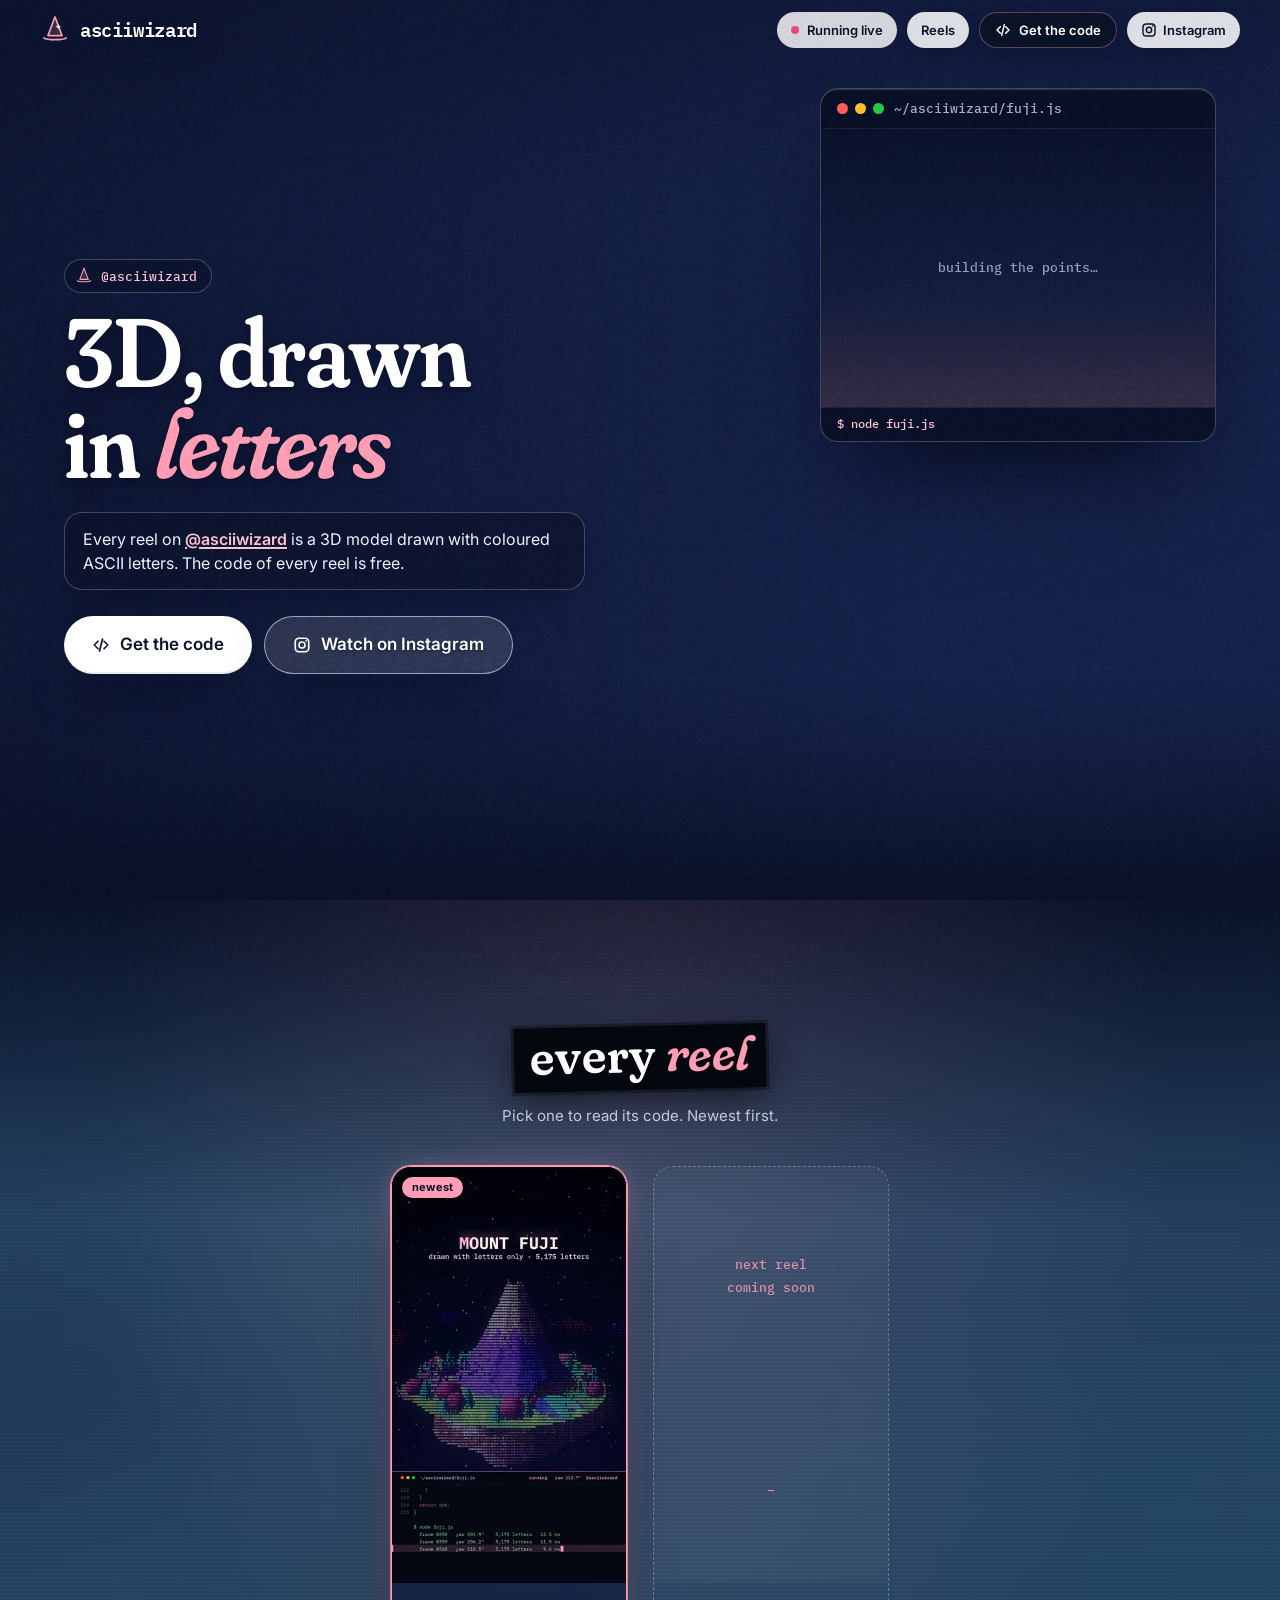
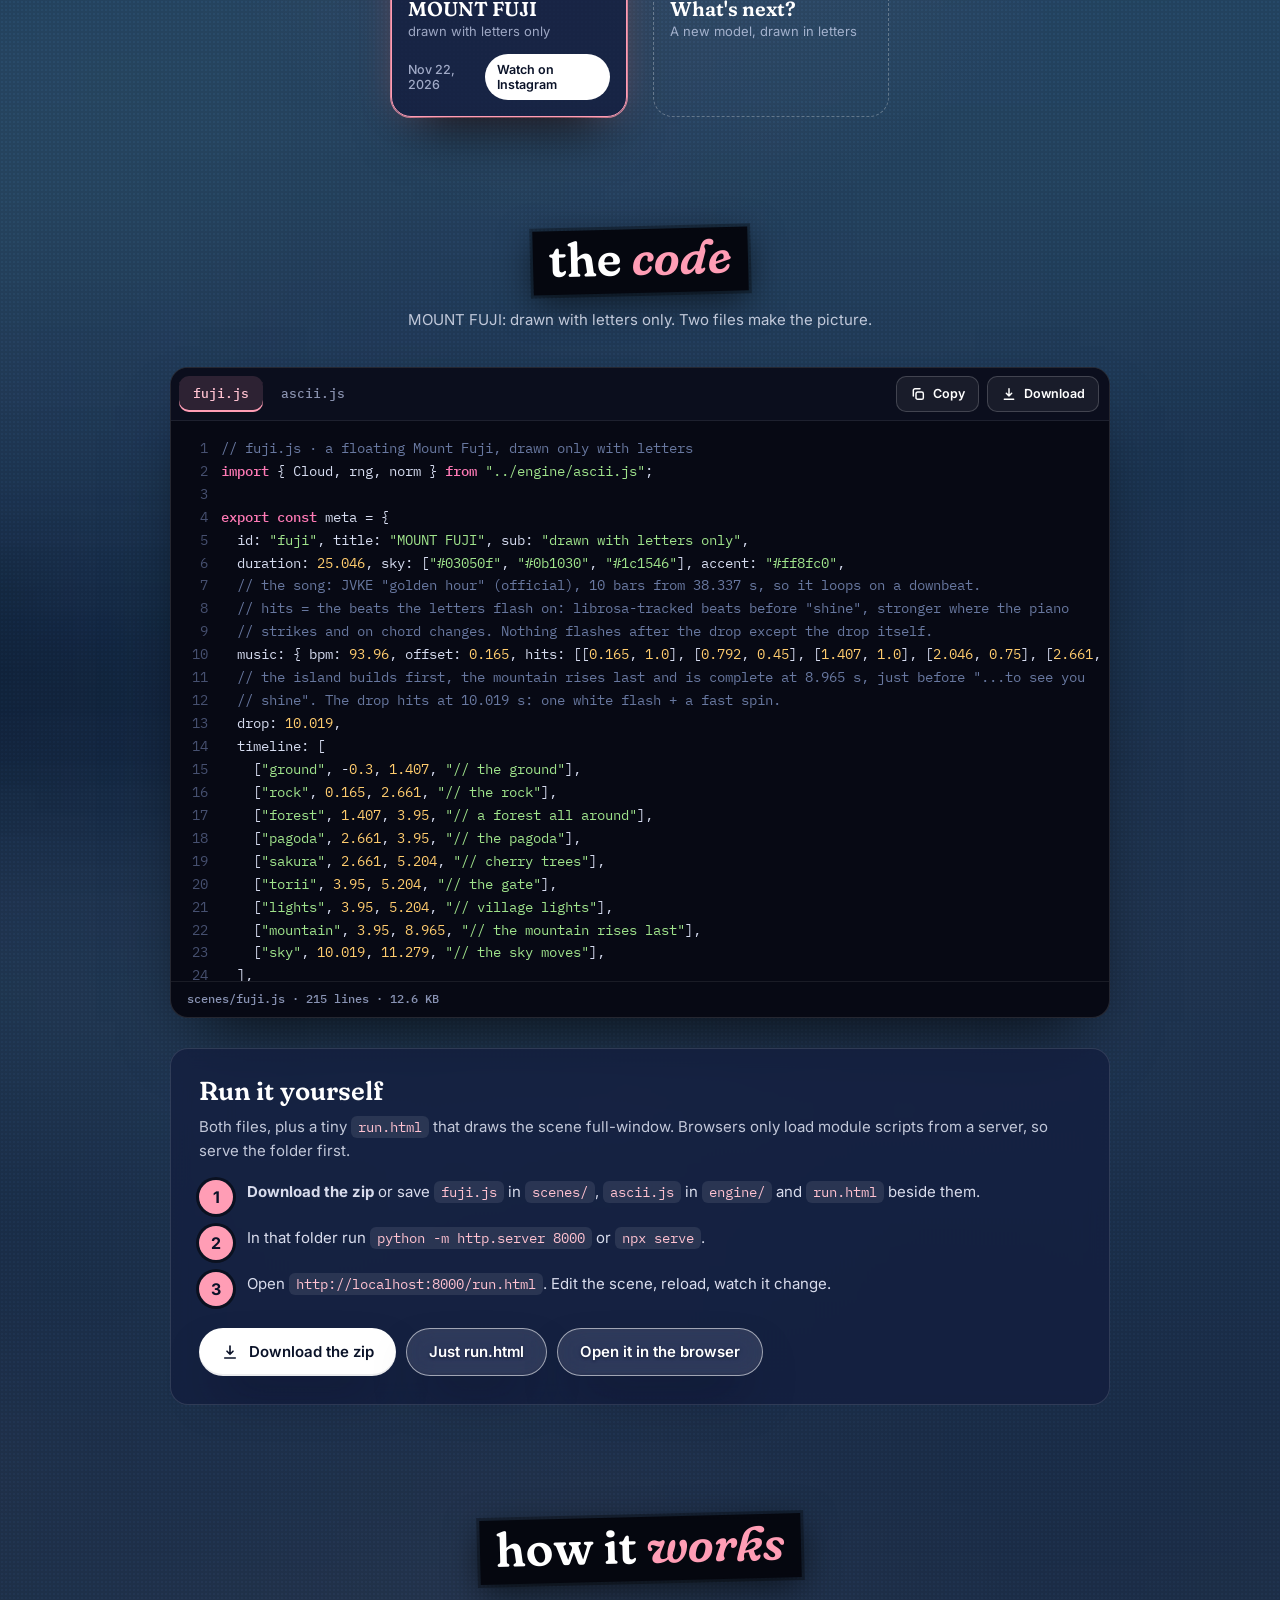
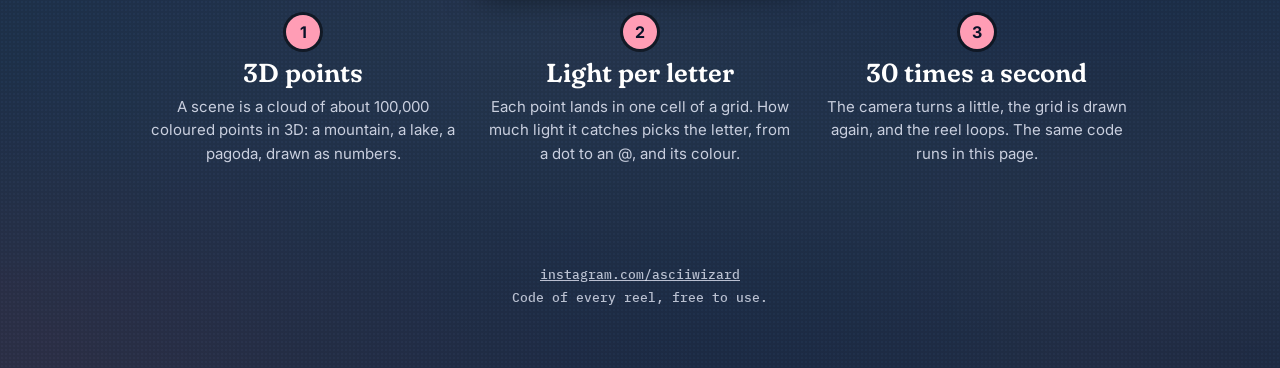
<file: ascii/index.html>
<!doctype html>
<html lang="en">
<head>
<meta charset="utf-8">
<meta name="viewport" content="width=device-width, initial-scale=1, viewport-fit=cover">
<title>asciiwizard · 3D drawn in letters, with the code</title>
<meta name="description" content="Reels of 3D models drawn with coloured ASCII letters. Every reel's code is here to read, copy and run.">
<meta name="theme-color" content="#0a1228">
<meta property="og:title" content="asciiwizard · 3D drawn in letters">
<meta property="og:description" content="Reels of 3D models drawn with coloured ASCII letters. The code of every reel is free.">
<link rel="icon" href="art/favicon.png">
<link rel="preconnect" href="https://fonts.googleapis.com">
<link rel="preconnect" href="https://fonts.gstatic.com" crossorigin>
<link rel="stylesheet" href="https://fonts.googleapis.com/css2?family=Fraunces:ital,opsz,wght,SOFT,WONK@0,9..144,400..800,0..100,0..1;1,9..144,400..800,0..100,0..1&family=IBM+Plex+Mono:wght@400;500;600;700&family=Inter:wght@400;500;600;700&display=swap">
<link rel="preload" as="image" href="art/back.webp" media="(min-width: 701px)">
<link rel="preload" as="image" href="art/back-m.webp" media="(max-width: 700px)">
<link rel="stylesheet" href="style.css">
</head>
<body>
<header class="top" id="top">
  <a class="brand" href="#top" aria-label="asciiwizard, back to top">
    <svg class="hat" viewBox="0 0 32 32" aria-hidden="true"><path d="M16 2 8.5 22h15z"/><path d="M4 24.5c4 2.4 20 2.4 24 0"/><path d="M19.5 9.5l.9 2 2 .9-2 .9-.9 2-.9-2-2-.9 2-.9z" class="star"/></svg><span>asciiwizard</span>
  </a>
  <div class="top-right">
    <span class="live" id="live"><i aria-hidden="true"></i><span>Running live</span></span>
    <a class="pill-link ghost" href="#reels"><span>Reels</span></a>
    <a class="btn-dash" href="#code">
      <svg viewBox="0 0 24 24" aria-hidden="true"><path d="m8 7-5 5 5 5M16 7l5 5-5 5M14 4l-4 16"/></svg>Get the code
    </a>
    <a class="pill-link ghost" href="https://www.instagram.com/asciiwizard/" target="_blank" rel="noopener" aria-label="Instagram">
      <svg class="ig" viewBox="0 0 24 24" aria-hidden="true"><rect x="3" y="3" width="18" height="18" rx="5"/><circle cx="12" cy="12" r="4"/><path d="M17.5 6.5h.01"/></svg><span class="lbl">Instagram</span>
    </a>
  </div>
</header>

<main>
  <section class="hero" id="hero" aria-labelledby="title">
    <!-- the owner's photo, cut into depth layers; only the pointer moves them (see app.js) -->
    <div class="scene" aria-hidden="true">
      <div class="layer l-back"><picture><source media="(max-width: 700px)" srcset="art/back-m.webp"><img src="art/back.webp" alt="" width="1195" height="896" decoding="async"></picture></div>
      <div class="layer l-mid"><picture><source media="(max-width: 700px)" srcset="art/mid-m.webp"><img src="art/mid.webp" alt="" width="1195" height="896" decoding="async"></picture></div>
      <div class="layer l-front"><picture><source media="(max-width: 700px)" srcset="art/front-m.webp"><img src="art/front.webp" alt="" width="1195" height="896" decoding="async"></picture></div>
      <div class="scrim"></div>
    </div>

    <div class="hero-in">
      <div class="depth d-copy">
        <div class="hero-copy">
          <p class="kicker"><svg viewBox="0 0 32 32" aria-hidden="true"><path d="M16 2 8.5 22h15z"/><path d="M4 24.5c4 2.4 20 2.4 24 0"/></svg>@asciiwizard</p>
          <h1 class="title" id="title" aria-label="3D, drawn in letters"><span class="line">3D, drawn</span> <span class="line">in <em>letters</em></span></h1>
          <p class="lede">Every reel on <a href="https://www.instagram.com/asciiwizard/" target="_blank" rel="noopener">@asciiwizard</a> is a 3D model drawn with coloured ASCII letters. The code of every reel is free.</p>
          <div class="cta-row">
            <a class="cta" href="#code">
              <svg viewBox="0 0 24 24" aria-hidden="true"><path d="m8 7-5 5 5 5M16 7l5 5-5 5M14 4l-4 16"/></svg>Get the code
            </a>
            <a class="cta ghost" href="https://www.instagram.com/asciiwizard/" target="_blank" rel="noopener" aria-label="Watch the reels on Instagram">
              <svg class="ig" viewBox="0 0 24 24" aria-hidden="true"><rect x="3" y="3" width="18" height="18" rx="5"/><circle cx="12" cy="12" r="4"/><path d="M17.5 6.5h.01"/></svg><span class="lbl">Watch on Instagram</span>
            </a>
          </div>
        </div>
      </div>

      <div class="depth d-term">
        <div class="term" id="term" role="img" aria-label="A terminal window running the newest scene live: a floating Mount Fuji made of coloured letters">
          <div class="term-bar">
            <span class="dots-r" aria-hidden="true"><i></i><i></i><i></i></span>
            <span class="term-file" id="term-file">~/asciiwizard/fuji.js</span>
            <span class="term-count" id="term-count">&nbsp;</span>
          </div>
          <div class="term-screen">
            <canvas id="live-canvas" width="576" height="416"></canvas>
            <div class="term-boot" id="term-boot">building the points…</div>
          </div>
          <div class="term-foot"><span id="term-cmd">$ node fuji.js</span><span id="term-stat">&nbsp;</span></div>
        </div>
      </div>
    </div>
  </section>

  <div class="deep">
    <div class="deep-bg" aria-hidden="true"></div>

    <section class="block" id="reels" aria-labelledby="h-reels">
      <div class="wrap">
        <h2 class="tape" id="h-reels" data-reveal>every <em>reel</em></h2>
        <p class="sub" data-reveal>Pick one to read its code. Newest first.</p>
        <div class="cards" id="cards"></div>
      </div>
    </section>

    <section class="block" id="code" aria-labelledby="h-code">
      <div class="wrap">
        <h2 class="tape" id="h-code" data-reveal>the <em>code</em></h2>
        <p class="sub" id="code-sub" data-reveal>Two files make the picture. Copy them, download them, change them.</p>

        <div class="codebox" id="codebox" data-reveal>
          <div class="code-bar">
            <div class="tabs" role="tablist" aria-label="Files" id="tabs"></div>
            <div class="code-actions">
              <button class="mini" type="button" id="copy-btn"><svg viewBox="0 0 24 24" aria-hidden="true"><rect x="9" y="9" width="11" height="11" rx="2.5"/><path d="M5 15V6.5A2.5 2.5 0 0 1 7.5 4H15"/></svg><span>Copy</span></button>
              <a class="mini" id="dl-btn" href="#" download><svg viewBox="0 0 24 24" aria-hidden="true"><path d="M12 4v11m0 0-4-4m4 4 4-4M5 20h14"/></svg><span>Download</span></a>
            </div>
          </div>
          <div class="code-scroll" id="code-scroll" tabindex="0" role="region" aria-label="Code, scrolls sideways"><pre><code id="code-pre">Loading the code…</code></pre></div>
          <div class="code-foot" id="code-foot" aria-live="polite">&nbsp;</div>
        </div>

        <div class="run" id="run" data-reveal>
          <h3>Run it yourself</h3>
          <p class="run-lead">Both files, plus a tiny <code>run.html</code> that draws the scene full-window. Browsers only load module scripts from a server, so serve the folder first.</p>
          <ol class="run-steps">
            <li><span class="num">1</span><div><b>Download the zip</b> or save <code id="run-f1">fuji.js</code> in <code>scenes/</code>, <code>ascii.js</code> in <code>engine/</code> and <code>run.html</code> beside them.</div></li>
            <li><span class="num">2</span><div>In that folder run <code>python -m http.server 8000</code> or <code>npx serve</code>.</div></li>
            <li><span class="num">3</span><div>Open <code>http://localhost:8000/run.html</code>. Edit the scene, reload, watch it change.</div></li>
          </ol>
          <div class="run-btns">
            <a class="cta small" id="zip-btn" href="#" download>
              <svg viewBox="0 0 24 24" aria-hidden="true"><path d="M12 4v11m0 0-4-4m4 4 4-4M5 20h14"/></svg>Download the zip
            </a>
            <a class="cta small ghost" id="runhtml-btn" href="#" download="run.html"><span>Just run.html</span></a>
            <a class="cta small ghost" id="runlive-btn" href="run.html" target="_blank" rel="noopener"><span>Open it in the browser</span></a>
          </div>
        </div>
      </div>
    </section>

    <section class="block how" aria-labelledby="h-how">
      <div class="wrap">
        <h2 class="tape" id="h-how" data-reveal>how it <em>works</em></h2>
        <ol class="steps">
          <li data-reveal><span class="num">1</span><h3>3D points</h3><p>A scene is a cloud of about 100,000 coloured points in 3D: a mountain, a lake, a pagoda, drawn as numbers.</p></li>
          <li data-reveal><span class="num">2</span><h3>Light per letter</h3><p>Each point lands in one cell of a grid. How much light it catches picks the letter, from a dot to an @, and its colour.</p></li>
          <li data-reveal><span class="num">3</span><h3>30 times a second</h3><p>The camera turns a little, the grid is drawn again, and the reel loops. The same code runs in this page.</p></li>
        </ol>
      </div>
    </section>

    <footer class="foot">
      <div class="wrap">
        <p><a href="https://www.instagram.com/asciiwizard/" target="_blank" rel="noopener">instagram.com/asciiwizard</a></p>
        <p id="updated">Code of every reel, free to use.</p>
      </div>
    </footer>
  </div>
</main>

<div class="grain" aria-hidden="true"></div>
<noscript><p class="noscript">Turn on JavaScript to see the live scene and the code.</p></noscript>
<script type="module" src="app.js"></script>
</body>
</html>
</file>
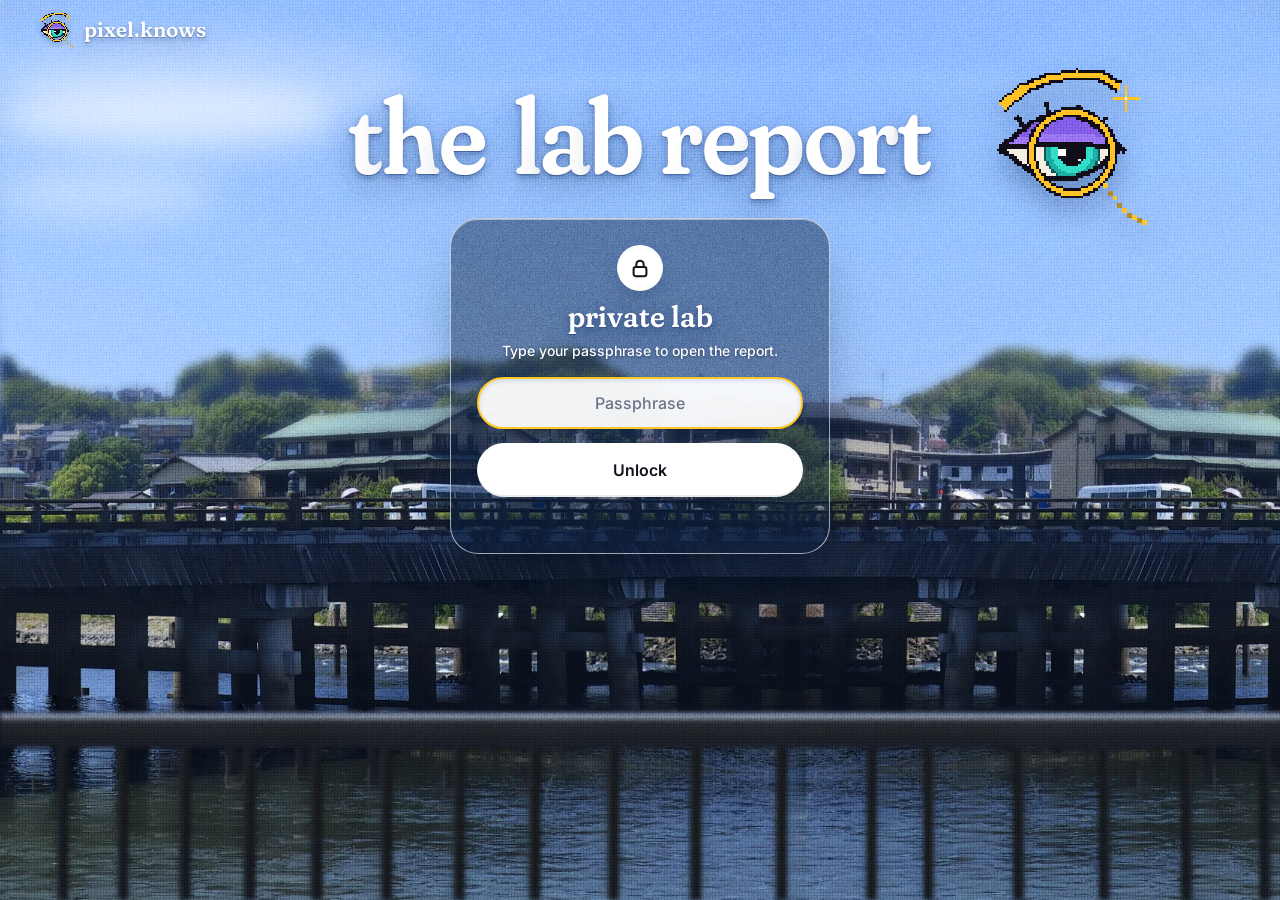
<file: dashboard/index.html>
<!doctype html>
<html lang="en" class="locked">
<head>
<meta charset="utf-8">
<meta name="viewport" content="width=device-width, initial-scale=1, viewport-fit=cover">
<title>The Lab Report · @pixel.knows</title>
<meta name="robots" content="noindex, nofollow, noarchive">
<meta name="description" content="Private page.">
<meta name="theme-color" content="#94bcf9">
<meta property="og:title" content="The Lab Report · @pixel.knows">
<meta property="og:description" content="Private page.">
<link rel="icon" href="favicon.png">
<link rel="preconnect" href="https://fonts.googleapis.com">
<link rel="preconnect" href="https://fonts.gstatic.com" crossorigin>
<link rel="stylesheet" href="https://fonts.googleapis.com/css2?family=Fraunces:ital,opsz,wght,SOFT,WONK@0,9..144,400..800,0..100,0..1;1,9..144,400..800,0..100,0..1&family=Inter:wght@400;500;600;700&family=Pixelify+Sans:wght@500;700&display=swap">
<link rel="preload" as="image" href="art/plate.webp">
<link rel="stylesheet" href="style.css?v=20261120a">
</head>
<body>
<header class="top" id="top">
  <a class="brand" href="#top" aria-label="The Lab Report, back to top">
    <img src="art/eye.png" alt="" width="61" height="64"><span>pixel.knows</span>
  </a>
  <div class="top-right">
    <span class="live" id="live"><i aria-hidden="true"></i><span>Live</span></span>
    <button class="pill-link ghost lock-btn" type="button" id="lock-btn" aria-label="Lock the dashboard">
      <svg viewBox="0 0 24 24" aria-hidden="true"><rect x="5" y="11" width="14" height="10" rx="2.5"/><path d="M8 11V8a4 4 0 0 1 8 0v3"/></svg><span class="lbl">Lock</span>
    </button>
    <button class="btn-dash" type="button" data-open-dash aria-haspopup="dialog" aria-controls="dash">
      <svg viewBox="0 0 24 24" aria-hidden="true"><rect x="3" y="3" width="7" height="9" rx="1.5"/><rect x="14" y="3" width="7" height="5" rx="1.5"/><rect x="14" y="12" width="7" height="9" rx="1.5"/><rect x="3" y="16" width="7" height="5" rx="1.5"/></svg>Dashboard
    </button>
    <a class="pill-link ghost" href="https://www.instagram.com/pixel.knows/" target="_blank" rel="noopener" aria-label="Instagram">
      <svg class="ig" viewBox="0 0 24 24" aria-hidden="true"><rect x="3" y="3" width="18" height="18" rx="5"/><circle cx="12" cy="12" r="4"/><path d="M17.5 6.5h.01"/></svg><span class="lbl">Instagram</span>
    </a>
  </div>
</header>

<main>
  <section class="hero" id="hero" aria-labelledby="title">
    <div class="sky" aria-hidden="true"></div>
    <!-- depth of field: a soft copy of the scene, with the sharp copy only where the bridge (the focus plane) is -->
    <div class="depth d-plate" aria-hidden="true">
      <div class="strip plate soft"></div>
      <div class="strip plate sharp"><div class="glints" id="glints"></div></div>
    </div>
    <div class="rays" aria-hidden="true"></div>
    <div class="clouds" aria-hidden="true"><i></i><i></i><i></i></div>

    <div class="depth d-copy">
      <div class="hero-copy">
        <img class="mascot" src="art/eye.png" alt="" width="61" height="64">
        <h1 class="title" id="title" aria-label="the lab report"><span class="line">the lab</span> <span class="line">report</span></h1>
        <p class="lede">Live numbers for <a href="https://www.instagram.com/pixel.knows/" target="_blank" rel="noopener">@pixel.knows</a>, the pixel science channel. A new reel every 2 hours.</p>
      </div>
    </div>

    <div class="depth d-phone" aria-hidden="true">
      <div class="phone">
        <div class="island"></div>
        <div class="chat-head">
          <img src="art/eye.png" alt="" width="61" height="64">
          <div><b>pixel.knows</b><span>lab bot · online</span></div>
        </div>
        <div class="thread" id="thread"></div>
        <div class="composer"><span>Message</span><i></i></div>
      </div>
    </div>

    <div class="depth d-chips-back" aria-hidden="true" id="chips-back"></div>
    <div class="depth d-rail" aria-hidden="true"><div class="strip rail"></div></div>
    <div class="vignette" aria-hidden="true"></div>
    <div class="depth d-chips-front" aria-hidden="true" id="chips-front"></div>
    <div class="dots" aria-hidden="true"></div>

    <div class="lock" id="lock" hidden>
      <form class="lock-card" id="lock-form" autocomplete="off" novalidate>
        <span class="lock-ico" aria-hidden="true"><svg viewBox="0 0 24 24"><rect x="5" y="11" width="14" height="10" rx="2.5"/><path d="M8 11V8a4 4 0 0 1 8 0v3"/></svg></span>
        <h2>private lab</h2>
        <p class="lock-sub" id="lock-sub">Type your passphrase to open the report.</p>
        <label class="sr" for="lock-pass">Passphrase</label>
        <input id="lock-pass" type="password" placeholder="Passphrase" autocomplete="current-password" autocapitalize="off" spellcheck="false">
        <label class="sr" for="lock-code">Authenticator code</label>
        <input id="lock-code" type="text" inputmode="numeric" pattern="[0-9 ]*" maxlength="7" placeholder="6-digit code" autocomplete="one-time-code" hidden>
        <button class="cta lock-go" id="lock-go" type="submit">Unlock</button>
        <p class="lock-err" id="lock-err" role="alert" aria-live="assertive"></p>
      </form>
    </div>

    <div class="cta-row">
      <button class="cta" type="button" data-open-dash aria-haspopup="dialog" aria-controls="dash">
        <svg viewBox="0 0 24 24" aria-hidden="true"><rect x="3" y="3" width="7" height="9" rx="1.5"/><rect x="14" y="3" width="7" height="5" rx="1.5"/><rect x="14" y="12" width="7" height="9" rx="1.5"/><rect x="3" y="16" width="7" height="5" rx="1.5"/></svg>Open the dashboard
      </button>
      <a class="cta ghost" href="https://www.instagram.com/pixel.knows/" target="_blank" rel="noopener" aria-label="Watch the reels on Instagram">
        <svg class="ig" viewBox="0 0 24 24" aria-hidden="true"><rect x="3" y="3" width="18" height="18" rx="5"/><circle cx="12" cy="12" r="4"/><path d="M17.5 6.5h.01"/></svg><span class="lbl">Watch on Instagram</span>
      </a>
    </div>
  </section>

  <div class="deep">
    <div class="deep-bg" aria-hidden="true"></div>

    <section class="block" aria-labelledby="h-numbers">
      <div class="wrap">
        <h2 class="tape" id="h-numbers" data-reveal>the <em>numbers</em></h2>
        <div class="numbers" id="numbers"></div>
      </div>
    </section>

    <section class="block" aria-labelledby="h-reels">
      <div class="wrap">
        <h2 class="tape" id="h-reels" data-reveal>every <em>reel</em> so far</h2>
        <p class="sub" data-reveal>Tap a photo to watch it. Newest first.</p>
      </div>
      <div class="polaroids" id="polaroids"></div>
    </section>

    <section class="block" aria-labelledby="h-stick">
      <div class="wrap">
        <h2 class="tape" id="h-stick" data-reveal>who <em>sticks</em> around</h2>
        <figure class="chart-card" id="chart" data-reveal></figure>
      </div>
    </section>

    <section class="block" aria-labelledby="h-notes">
      <div class="wrap">
        <h2 class="tape" id="h-notes" data-reveal>what the <em>numbers</em> say</h2>
        <ul class="notes" id="notes"></ul>
      </div>
    </section>

    <section class="block" aria-labelledby="h-next">
      <div class="wrap">
        <h2 class="tape" id="h-next" data-reveal>coming <em>up</em></h2>
        <ol class="tickets" id="tickets"></ol>
        <p class="nextbuild" id="nextbuild" data-reveal></p>
      </div>
    </section>

    <section class="block how" aria-labelledby="h-how">
      <div class="wrap">
        <h2 class="tape" id="h-how" data-reveal>how the <em>lab</em> works</h2>
        <ol class="steps">
          <li data-reveal><span class="num">1</span><h3>A new reel every 2 hours</h3><p>Pixel-art science you can test on yourself, drawn entirely in code.</p></li>
          <li data-reveal><span class="num">2</span><h3>Read the numbers</h3><p>Reach, skip rate and watch time come straight from Instagram's official API, at 2, 6, 24 and 72 hours.</p></li>
          <li data-reveal><span class="num">3</span><h3>Keep what works</h3><p>Each reel gets a lab score modelled on how Instagram ranks reels: shares count most, then who stays past 3 seconds and how much they watch, then likes, follows, saves and comments. The best ideas get built next, and new formats get tried all the time.</p></li>
        </ol>
      </div>
    </section>

    <footer class="foot">
      <div class="wrap">
        <p id="updated">Loading the latest numbers…</p>
        <p><a href="https://www.instagram.com/pixel.knows/" target="_blank" rel="noopener">@pixel.knows</a> · Try This Science</p>
      </div>
    </footer>
  </div>
</main>

<div class="dash" id="dash" role="dialog" aria-modal="true" aria-labelledby="dash-title" hidden>
  <div class="dash-scrim" data-close-dash></div>
  <div class="dash-sheet">
    <div class="dash-top">
      <div class="dash-title">
        <img src="art/eye.png" alt="" width="61" height="64">
        <div><h2 id="dash-title">Dashboard</h2><p id="dash-sub">@pixel.knows</p></div>
      </div>
      <button class="dash-close" type="button" data-close-dash aria-label="Close the dashboard"><svg viewBox="0 0 24 24" aria-hidden="true"><path d="M6 6l12 12M18 6 6 18"/></svg></button>
    </div>
    <div class="dash-body" id="dash-body"></div>
  </div>
</div>

<div class="tip" id="tip" role="tooltip" hidden></div>
<div class="grain" aria-hidden="true"></div>
<noscript><p class="noscript">Turn on JavaScript to see the live numbers.</p></noscript>
<script src="app.js?v=20261120a" defer></script>
</body>
</html>
</file>
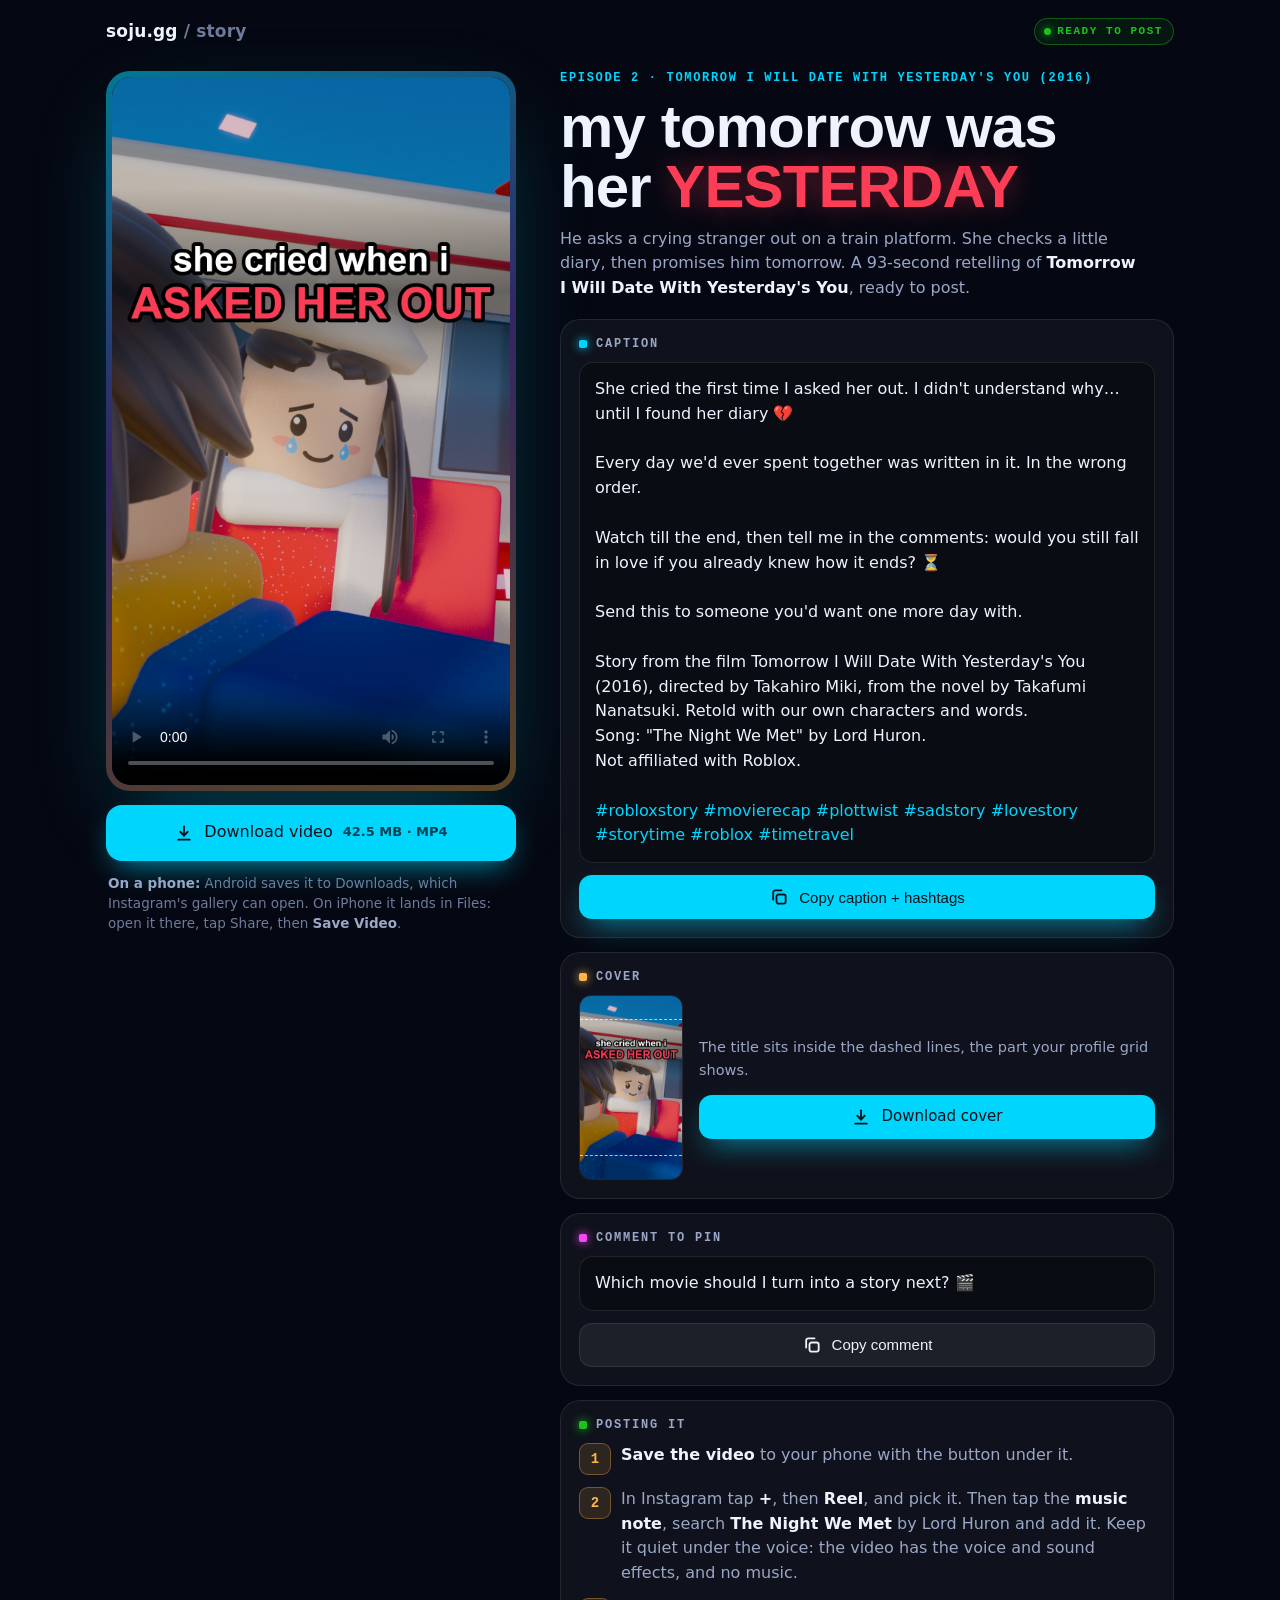
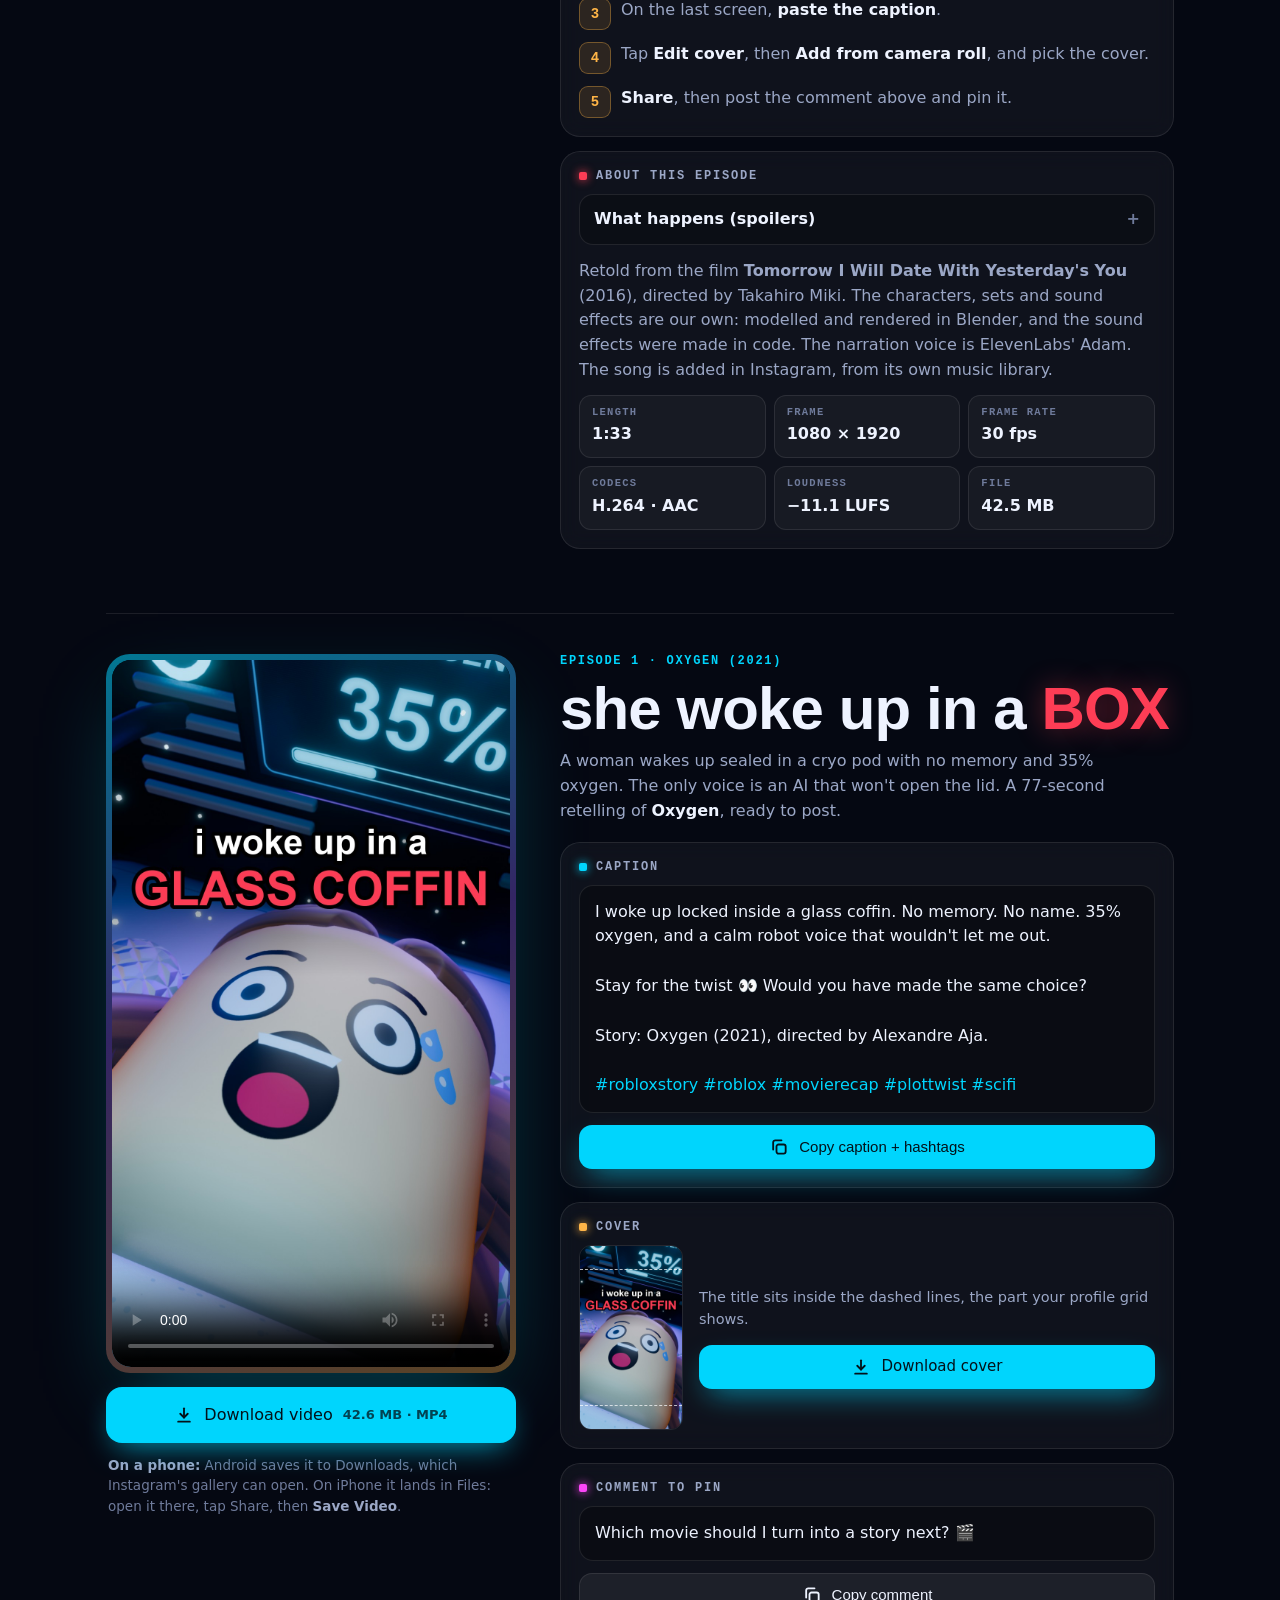
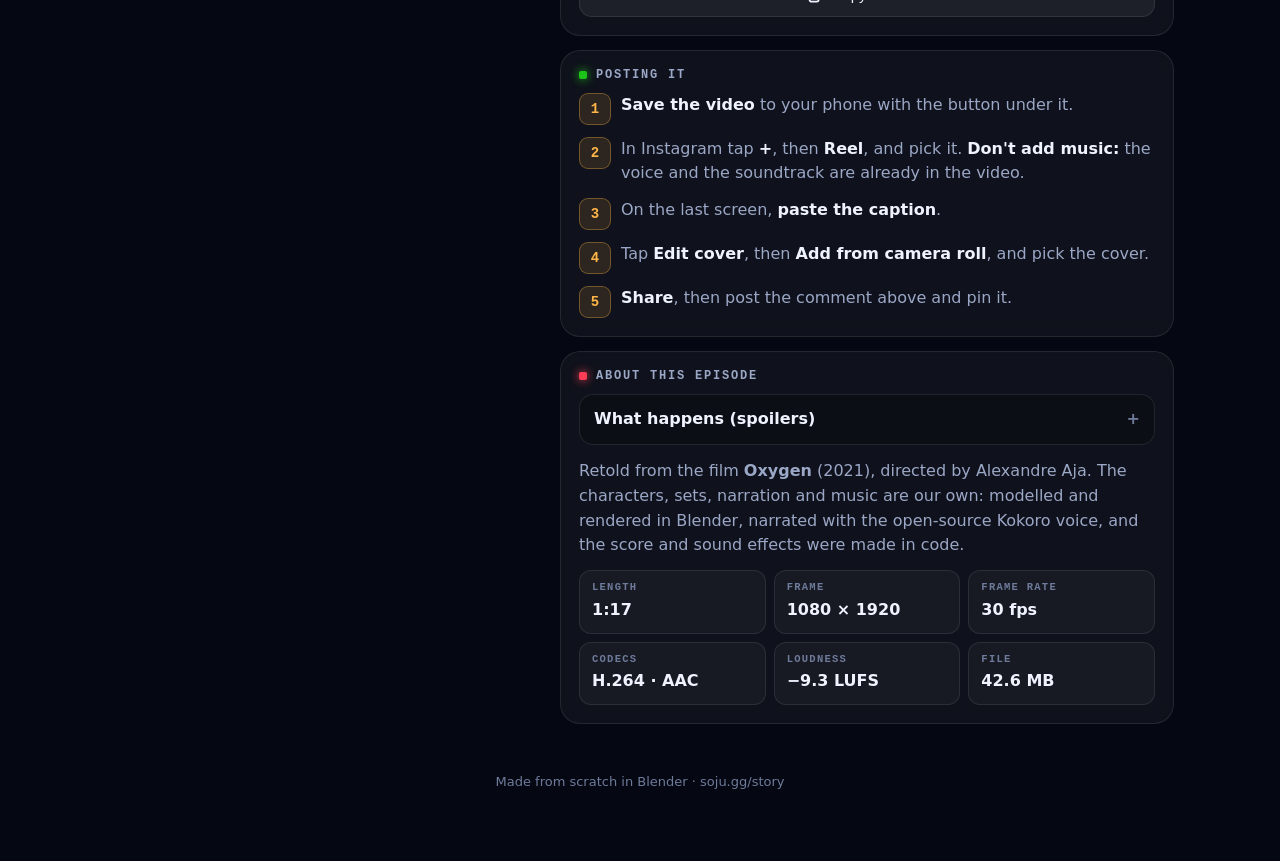
<file: story/index.html>
<!doctype html>
<html lang="en">
<head>
<meta charset="utf-8">
<meta name="viewport" content="width=device-width, initial-scale=1, viewport-fit=cover">
<meta name="robots" content="noindex, nofollow">
<meta name="theme-color" content="#050812">
<title>My tomorrow was her yesterday · soju.gg</title>
<meta name="description" content="He asks a crying stranger out on a train platform. She checks a little diary, then promises him tomorrow.">
<meta property="og:type" content="video.other">
<meta property="og:title" content="My tomorrow was her yesterday · soju.gg">
<meta property="og:description" content="He asks a crying stranger out on a train platform. She checks a little diary, then promises him tomorrow.">
<meta property="og:image" content="https://soju.gg/story/ep002/tomorrow-ep02-cover.jpg">
<meta name="twitter:card" content="summary_large_image">
<link rel="stylesheet" href="style.css?v=eb0e833a">
</head>
<body>
<div class="sky" aria-hidden="true"></div>
<main class="wrap">
  <nav class="top" aria-label="Site">
    <a class="brand" href="/">soju.gg <span>/ story</span></a>
    <span class="chip">Ready to post</span>
  </nav>

  <article class="ep" id="ep002">
    <header class="head">
      <p class="kicker">Episode 2 &middot; Tomorrow I Will Date With Yesterday&#x27;s You (2016)</p>
      <h1 class="title">my tomorrow was her <span class="hot">yesterday</span></h1>
      <p class="sub">He asks a crying stranger out on a train platform. She checks a little diary, then promises him tomorrow. A 93-second retelling of <em>Tomorrow I Will Date With Yesterday&#x27;s You</em>, ready to post.</p>
    </header>

    <section class="player" aria-label="Video">
      <div class="screen"><video src="ep002/tomorrow-ep02.mp4" poster="ep002/tomorrow-ep02-cover.jpg" controls playsinline preload="metadata"></video></div>
      <div class="actions" data-group>
        <button class="btn primary" type="button" hidden data-save="ep002/tomorrow-ep02.mp4" data-name="tomorrow-ep02.mp4" data-type="video/mp4"
          data-bytes="42473618" data-ready-label="Ready: tap to save to Photos"><svg viewBox="0 0 24 24" fill="none" stroke="currentColor" stroke-width="2.2" stroke-linecap="round" stroke-linejoin="round" aria-hidden="true"><path d="M12 15V4"/><path d="m7.5 8.5 4.5-4.5 4.5 4.5"/><path d="M5 12.5V19a1 1 0 0 0 1 1h12a1 1 0 0 0 1-1v-6.5"/></svg><span class="label">Save to Photos</span><span class="bar"><i></i></span></button>
        <a class="btn primary" data-fallback href="ep002/tomorrow-ep02.mp4" download="tomorrow-ep02.mp4"><svg viewBox="0 0 24 24" fill="none" stroke="currentColor" stroke-width="2.2" stroke-linecap="round" stroke-linejoin="round" aria-hidden="true"><path d="M12 4v11"/><path d="m7.5 10.5 4.5 4.5 4.5-4.5"/><path d="M5 20h14"/></svg><span class="label">Download video</span><small>42.5 MB &middot; MP4</small></a>
      </div>
      <p class="tip" data-tip-share hidden><b>iPhone:</b> tap Save to Photos, then <b>Save Video</b>. You can also pick <b>Instagram</b> in that share sheet to start the reel straight away.</p>
      <p class="tip" data-tip-download><b>On a phone:</b> Android saves it to Downloads, which Instagram's gallery can open. On iPhone it lands in Files: open it there, tap Share, then <b>Save Video</b>.</p>
    </section>

    <div class="info">
      <section class="card" aria-labelledby="ep002-cap-h">
        <h2 id="ep002-cap-h">Caption</h2>
        <div class="textbox" id="ep002-cap" data-text="She cried the first time I asked her out. I didn&#x27;t understand why… until I found her diary 💔

Every day we&#x27;d ever spent together was written in it. In the wrong order.

Watch till the end, then tell me in the comments: would you still fall in love if you already knew how it ends? ⏳

Send this to someone you&#x27;d want one more day with.

Story from the film Tomorrow I Will Date With Yesterday&#x27;s You (2016), directed by Takahiro Miki, from the novel by Takafumi Nanatsuki. Retold with our own characters and words.
Song: &quot;The Night We Met&quot; by Lord Huron.
Not affiliated with Roblox.

#robloxstory #movierecap #plottwist #sadstory #lovestory #storytime #roblox #timetravel">She cried the first time I asked her out. I didn&#x27;t understand why… until I found her diary 💔

Every day we&#x27;d ever spent together was written in it. In the wrong order.

Watch till the end, then tell me in the comments: would you still fall in love if you already knew how it ends? ⏳

Send this to someone you&#x27;d want one more day with.

Story from the film Tomorrow I Will Date With Yesterday&#x27;s You (2016), directed by Takahiro Miki, from the novel by Takafumi Nanatsuki. Retold with our own characters and words.
Song: &quot;The Night We Met&quot; by Lord Huron.
Not affiliated with Roblox.

<span class="tag">#robloxstory</span> <span class="tag">#movierecap</span> <span class="tag">#plottwist</span> <span class="tag">#sadstory</span> <span class="tag">#lovestory</span> <span class="tag">#storytime</span> <span class="tag">#roblox</span> <span class="tag">#timetravel</span></div>
        <div class="row">
          <button class="btn small primary" type="button" data-copy="ep002-cap"><svg viewBox="0 0 24 24" fill="none" stroke="currentColor" stroke-width="2.2" stroke-linecap="round" stroke-linejoin="round" aria-hidden="true"><rect x="9" y="9" width="11" height="11" rx="2.5"/><path d="M5 15V6.5A2.5 2.5 0 0 1 7.5 4H15"/></svg><span class="label">Copy caption + hashtags</span></button>
        </div>
      </section>

      <section class="card c-amber" aria-labelledby="ep002-cov-h">
        <h2 id="ep002-cov-h">Cover</h2>
        <div class="cover">
          <figure><img src="ep002/tomorrow-ep02-cover.jpg" alt="Cover: a blocky girl crying on a train platform, with the words she cried when i ASKED HER OUT" loading="lazy" width="1080" height="1920"></figure>
          <div>
            <p>The title sits inside the dashed lines, the part your profile grid shows.</p>
            <div class="actions" data-group>
              <button class="btn small primary" type="button" hidden data-save="ep002/tomorrow-ep02-cover.jpg" data-name="tomorrow-ep02-cover.jpg" data-type="image/jpeg"
                data-bytes="200128"><svg viewBox="0 0 24 24" fill="none" stroke="currentColor" stroke-width="2.2" stroke-linecap="round" stroke-linejoin="round" aria-hidden="true"><path d="M12 15V4"/><path d="m7.5 8.5 4.5-4.5 4.5 4.5"/><path d="M5 12.5V19a1 1 0 0 0 1 1h12a1 1 0 0 0 1-1v-6.5"/></svg><span class="label">Save cover to Photos</span><span class="bar"><i></i></span></button>
              <a class="btn small primary" data-fallback href="ep002/tomorrow-ep02-cover.jpg" download="tomorrow-ep02-cover.jpg"><svg viewBox="0 0 24 24" fill="none" stroke="currentColor" stroke-width="2.2" stroke-linecap="round" stroke-linejoin="round" aria-hidden="true"><path d="M12 4v11"/><path d="m7.5 10.5 4.5 4.5 4.5-4.5"/><path d="M5 20h14"/></svg><span class="label">Download cover</span></a>
            </div>
          </div>
        </div>
      </section>

      <section class="card c-pink" aria-labelledby="ep002-pin-h">
        <h2 id="ep002-pin-h">Comment to pin</h2>
        <div class="textbox" id="ep002-pin">Which movie should I turn into a story next? 🎬</div>
        <div class="row">
          <button class="btn small" type="button" data-copy="ep002-pin"><svg viewBox="0 0 24 24" fill="none" stroke="currentColor" stroke-width="2.2" stroke-linecap="round" stroke-linejoin="round" aria-hidden="true"><rect x="9" y="9" width="11" height="11" rx="2.5"/><path d="M5 15V6.5A2.5 2.5 0 0 1 7.5 4H15"/></svg><span class="label">Copy comment</span></button>
        </div>
      </section>

      <section class="card c-green" aria-labelledby="ep002-steps-h">
        <h2 id="ep002-steps-h">Posting it</h2>
        <ol class="steps">
          <li><span><b>Save the video</b> to your phone with the button under it.</span></li>
          <li><span>In Instagram tap <b>+</b>, then <b>Reel</b>, and pick it. Then tap the <b>music note</b>, search <b>The Night We Met</b> by Lord Huron and add it. Keep it quiet under the voice: the video has the voice and sound effects, and no music.</span></li>
          <li><span>On the last screen, <b>paste the caption</b>.</span></li>
          <li><span>Tap <b>Edit cover</b>, then <b>Add from camera roll</b>, and pick the cover.</span></li>
          <li><span><b>Share</b>, then post the comment above and pin it.</span></li>
        </ol>
      </section>

      <section class="card c-red about" aria-labelledby="ep002-about-h">
        <h2 id="ep002-about-h">About this episode</h2>
        <details><summary>What happens (spoilers)</summary><p>They meet every day after that, and she seems to know him already. She always leaves before midnight, and she cries at the happiest moments. One night she leaves her diary behind, and he reads it: its dates run backwards, because time runs the other way for her. His tomorrow is her yesterday, so the day they met was her last day with him, and every first for him was a last for her. He walks away, then thinks of her side of that first train ride, her last day, when he looked at her like a stranger, and goes back. On their last night they wait on the platform where they met, and at midnight she is gone. This time, the tears are his.</p></details>
        <p>Retold from the film <b>Tomorrow I Will Date With Yesterday&#x27;s You</b> (2016), directed by Takahiro Miki. The characters, sets and sound effects are our own: modelled and rendered in Blender, and the sound effects were made in code. The narration voice is ElevenLabs' Adam. The song is added in Instagram, from its own music library.</p>
        <dl class="specs">
          <div><dt>Length</dt><dd>1:33</dd></div>
          <div><dt>Frame</dt><dd>1080 &times; 1920</dd></div>
          <div><dt>Frame rate</dt><dd>30 fps</dd></div>
          <div><dt>Codecs</dt><dd>H.264 &middot; AAC</dd></div>
          <div><dt>Loudness</dt><dd>−11.1 LUFS</dd></div>
          <div><dt>File</dt><dd>42.5 MB</dd></div>
        </dl>
      </section>
    </div>
  </article>

  <article class="ep" id="ep001">
    <header class="head">
      <p class="kicker">Episode 1 &middot; Oxygen (2021)</p>
      <h2 class="title">she woke up in a <span class="hot">box</span></h2>
      <p class="sub">A woman wakes up sealed in a cryo pod with no memory and 35% oxygen. The only voice is an AI that won&#x27;t open the lid. A 77-second retelling of <em>Oxygen</em>, ready to post.</p>
    </header>

    <section class="player" aria-label="Video">
      <div class="screen"><video src="ep001/oxygen-ep01.mp4" poster="ep001/oxygen-ep01-cover.jpg" controls playsinline preload="metadata"></video></div>
      <div class="actions" data-group>
        <button class="btn primary" type="button" hidden data-save="ep001/oxygen-ep01.mp4" data-name="oxygen-ep01.mp4" data-type="video/mp4"
          data-bytes="42639106" data-ready-label="Ready: tap to save to Photos"><svg viewBox="0 0 24 24" fill="none" stroke="currentColor" stroke-width="2.2" stroke-linecap="round" stroke-linejoin="round" aria-hidden="true"><path d="M12 15V4"/><path d="m7.5 8.5 4.5-4.5 4.5 4.5"/><path d="M5 12.5V19a1 1 0 0 0 1 1h12a1 1 0 0 0 1-1v-6.5"/></svg><span class="label">Save to Photos</span><span class="bar"><i></i></span></button>
        <a class="btn primary" data-fallback href="ep001/oxygen-ep01.mp4" download="oxygen-ep01.mp4"><svg viewBox="0 0 24 24" fill="none" stroke="currentColor" stroke-width="2.2" stroke-linecap="round" stroke-linejoin="round" aria-hidden="true"><path d="M12 4v11"/><path d="m7.5 10.5 4.5 4.5 4.5-4.5"/><path d="M5 20h14"/></svg><span class="label">Download video</span><small>42.6 MB &middot; MP4</small></a>
      </div>
      <p class="tip" data-tip-share hidden><b>iPhone:</b> tap Save to Photos, then <b>Save Video</b>. You can also pick <b>Instagram</b> in that share sheet to start the reel straight away.</p>
      <p class="tip" data-tip-download><b>On a phone:</b> Android saves it to Downloads, which Instagram's gallery can open. On iPhone it lands in Files: open it there, tap Share, then <b>Save Video</b>.</p>
    </section>

    <div class="info">
      <section class="card" aria-labelledby="ep001-cap-h">
        <h2 id="ep001-cap-h">Caption</h2>
        <div class="textbox" id="ep001-cap" data-text="I woke up locked inside a glass coffin. No memory. No name. 35% oxygen, and a calm robot voice that wouldn&#x27;t let me out.

Stay for the twist 👀 Would you have made the same choice?

Story: Oxygen (2021), directed by Alexandre Aja.

#robloxstory #roblox #movierecap #plottwist #scifi">I woke up locked inside a glass coffin. No memory. No name. 35% oxygen, and a calm robot voice that wouldn&#x27;t let me out.

Stay for the twist 👀 Would you have made the same choice?

Story: Oxygen (2021), directed by Alexandre Aja.

<span class="tag">#robloxstory</span> <span class="tag">#roblox</span> <span class="tag">#movierecap</span> <span class="tag">#plottwist</span> <span class="tag">#scifi</span></div>
        <div class="row">
          <button class="btn small primary" type="button" data-copy="ep001-cap"><svg viewBox="0 0 24 24" fill="none" stroke="currentColor" stroke-width="2.2" stroke-linecap="round" stroke-linejoin="round" aria-hidden="true"><rect x="9" y="9" width="11" height="11" rx="2.5"/><path d="M5 15V6.5A2.5 2.5 0 0 1 7.5 4H15"/></svg><span class="label">Copy caption + hashtags</span></button>
        </div>
      </section>

      <section class="card c-amber" aria-labelledby="ep001-cov-h">
        <h2 id="ep001-cov-h">Cover</h2>
        <div class="cover">
          <figure><img src="ep001/oxygen-ep01-cover.jpg" alt="Cover: a scared blocky face in a glowing pod, with the words i woke up in a GLASS COFFIN" loading="lazy" width="1080" height="1920"></figure>
          <div>
            <p>The title sits inside the dashed lines, the part your profile grid shows.</p>
            <div class="actions" data-group>
              <button class="btn small primary" type="button" hidden data-save="ep001/oxygen-ep01-cover.jpg" data-name="oxygen-ep01-cover.jpg" data-type="image/jpeg"
                data-bytes="200560"><svg viewBox="0 0 24 24" fill="none" stroke="currentColor" stroke-width="2.2" stroke-linecap="round" stroke-linejoin="round" aria-hidden="true"><path d="M12 15V4"/><path d="m7.5 8.5 4.5-4.5 4.5 4.5"/><path d="M5 12.5V19a1 1 0 0 0 1 1h12a1 1 0 0 0 1-1v-6.5"/></svg><span class="label">Save cover to Photos</span><span class="bar"><i></i></span></button>
              <a class="btn small primary" data-fallback href="ep001/oxygen-ep01-cover.jpg" download="oxygen-ep01-cover.jpg"><svg viewBox="0 0 24 24" fill="none" stroke="currentColor" stroke-width="2.2" stroke-linecap="round" stroke-linejoin="round" aria-hidden="true"><path d="M12 4v11"/><path d="m7.5 10.5 4.5 4.5 4.5-4.5"/><path d="M5 20h14"/></svg><span class="label">Download cover</span></a>
            </div>
          </div>
        </div>
      </section>

      <section class="card c-pink" aria-labelledby="ep001-pin-h">
        <h2 id="ep001-pin-h">Comment to pin</h2>
        <div class="textbox" id="ep001-pin">Which movie should I turn into a story next? 🎬</div>
        <div class="row">
          <button class="btn small" type="button" data-copy="ep001-pin"><svg viewBox="0 0 24 24" fill="none" stroke="currentColor" stroke-width="2.2" stroke-linecap="round" stroke-linejoin="round" aria-hidden="true"><rect x="9" y="9" width="11" height="11" rx="2.5"/><path d="M5 15V6.5A2.5 2.5 0 0 1 7.5 4H15"/></svg><span class="label">Copy comment</span></button>
        </div>
      </section>

      <section class="card c-green" aria-labelledby="ep001-steps-h">
        <h2 id="ep001-steps-h">Posting it</h2>
        <ol class="steps">
          <li><span><b>Save the video</b> to your phone with the button under it.</span></li>
          <li><span>In Instagram tap <b>+</b>, then <b>Reel</b>, and pick it. <b>Don't add music:</b> the voice and the soundtrack are already in the video.</span></li>
          <li><span>On the last screen, <b>paste the caption</b>.</span></li>
          <li><span>Tap <b>Edit cover</b>, then <b>Add from camera roll</b>, and pick the cover.</span></li>
          <li><span><b>Share</b>, then post the comment above and pin it.</span></li>
        </ol>
      </section>

      <section class="card c-red about" aria-labelledby="ep001-about-h">
        <h2 id="ep001-about-h">About this episode</h2>
        <details><summary>What happens (spoilers)</summary><p>Her memories come back: she is Elizabeth Hansen, a scientist whose husband Leo caught the virus that is killing Earth. She opens the pod&#x27;s window and finds she is in space, on a ship of sleeping colonists, some of their pods smashed. The old woman on the phone is the real Elizabeth. She is a clone, sent with a clone of Leo to start again on a new planet. At 5% oxygen she decides she wants to live, takes the oxygen from the dead pods, and goes back to sleep. She wakes on the shore of a new world, and Leo is there.</p></details>
        <p>Retold from the film <b>Oxygen</b> (2021), directed by Alexandre Aja. The characters, sets, narration and music are our own: modelled and rendered in Blender, narrated with the open-source Kokoro voice, and the score and sound effects were made in code.</p>
        <dl class="specs">
          <div><dt>Length</dt><dd>1:17</dd></div>
          <div><dt>Frame</dt><dd>1080 &times; 1920</dd></div>
          <div><dt>Frame rate</dt><dd>30 fps</dd></div>
          <div><dt>Codecs</dt><dd>H.264 &middot; AAC</dd></div>
          <div><dt>Loudness</dt><dd>−9.3 LUFS</dd></div>
          <div><dt>File</dt><dd>42.6 MB</dd></div>
        </dl>
      </section>
    </div>
  </article>
  <p class="foot">Made from scratch in Blender &middot; soju.gg/story</p>
</main>
<script src="app.js?v=eb0e833a"></script>
</body>
</html>
</file>
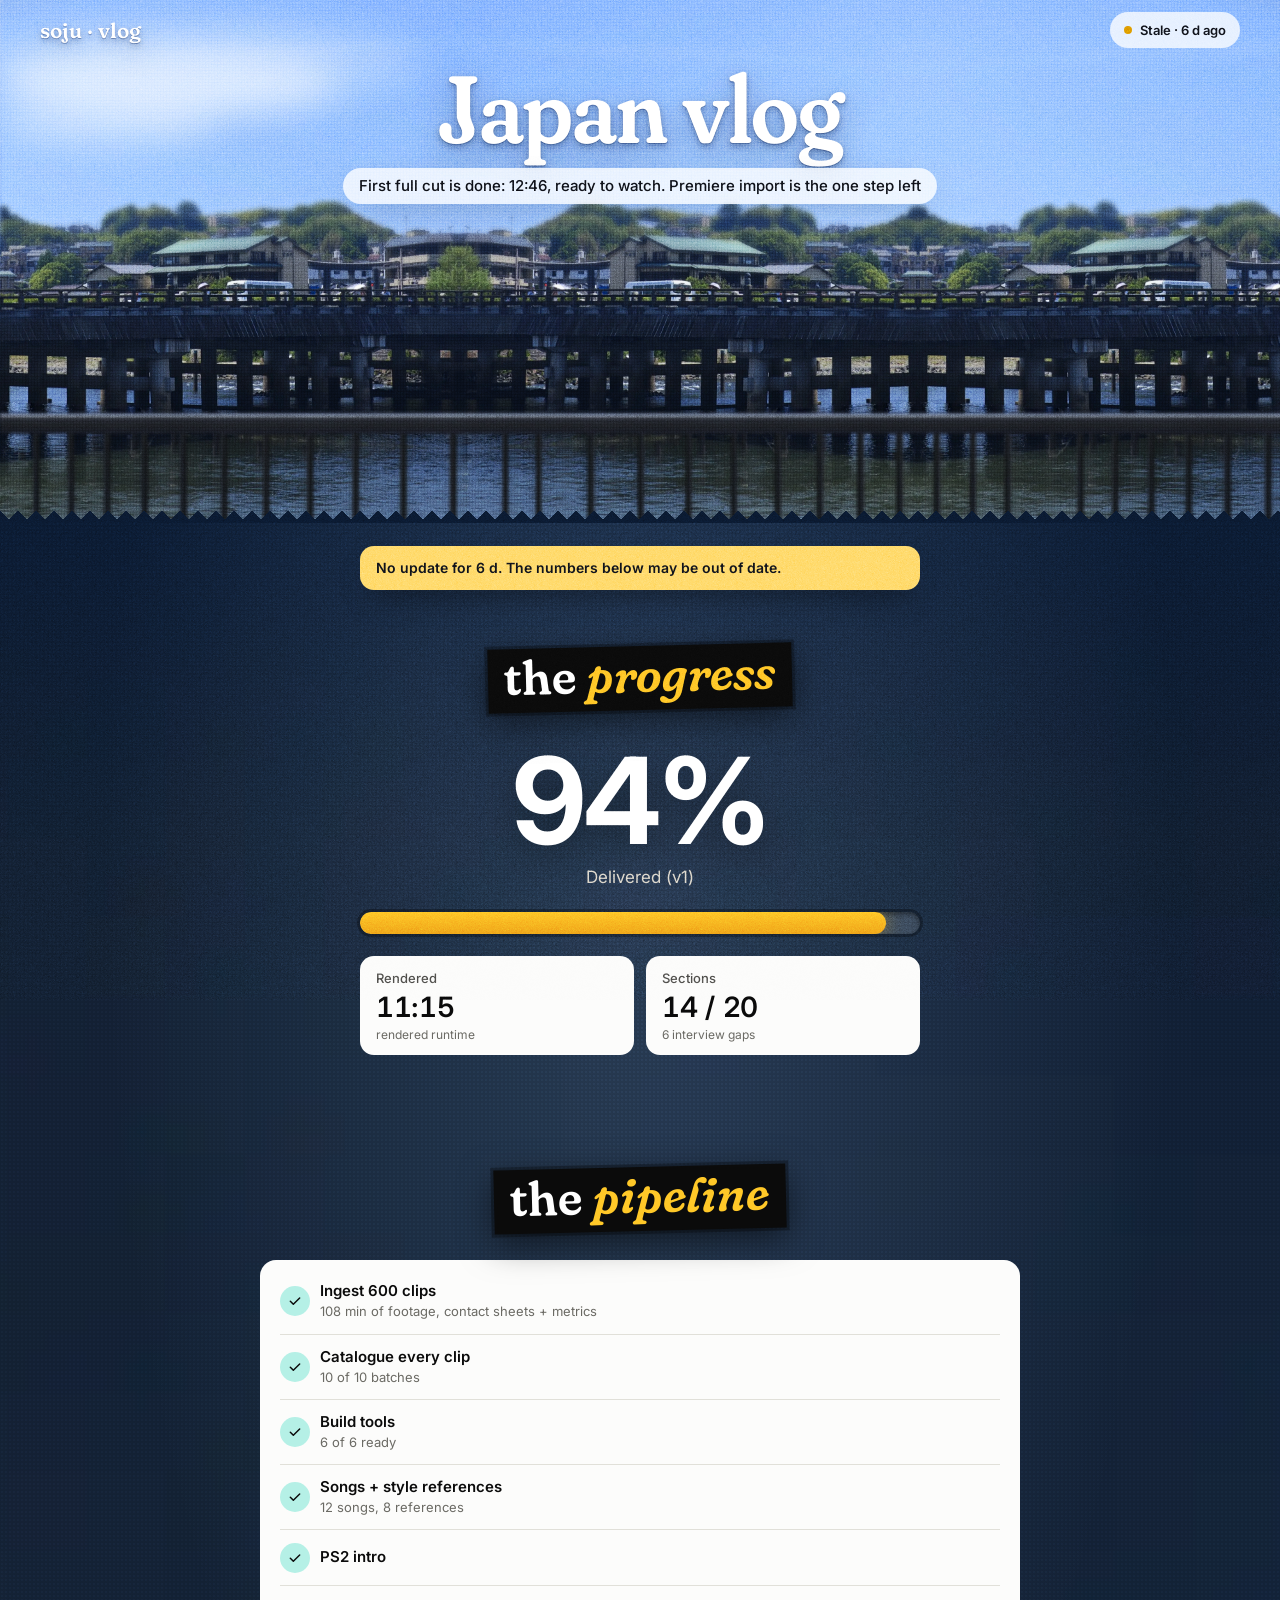
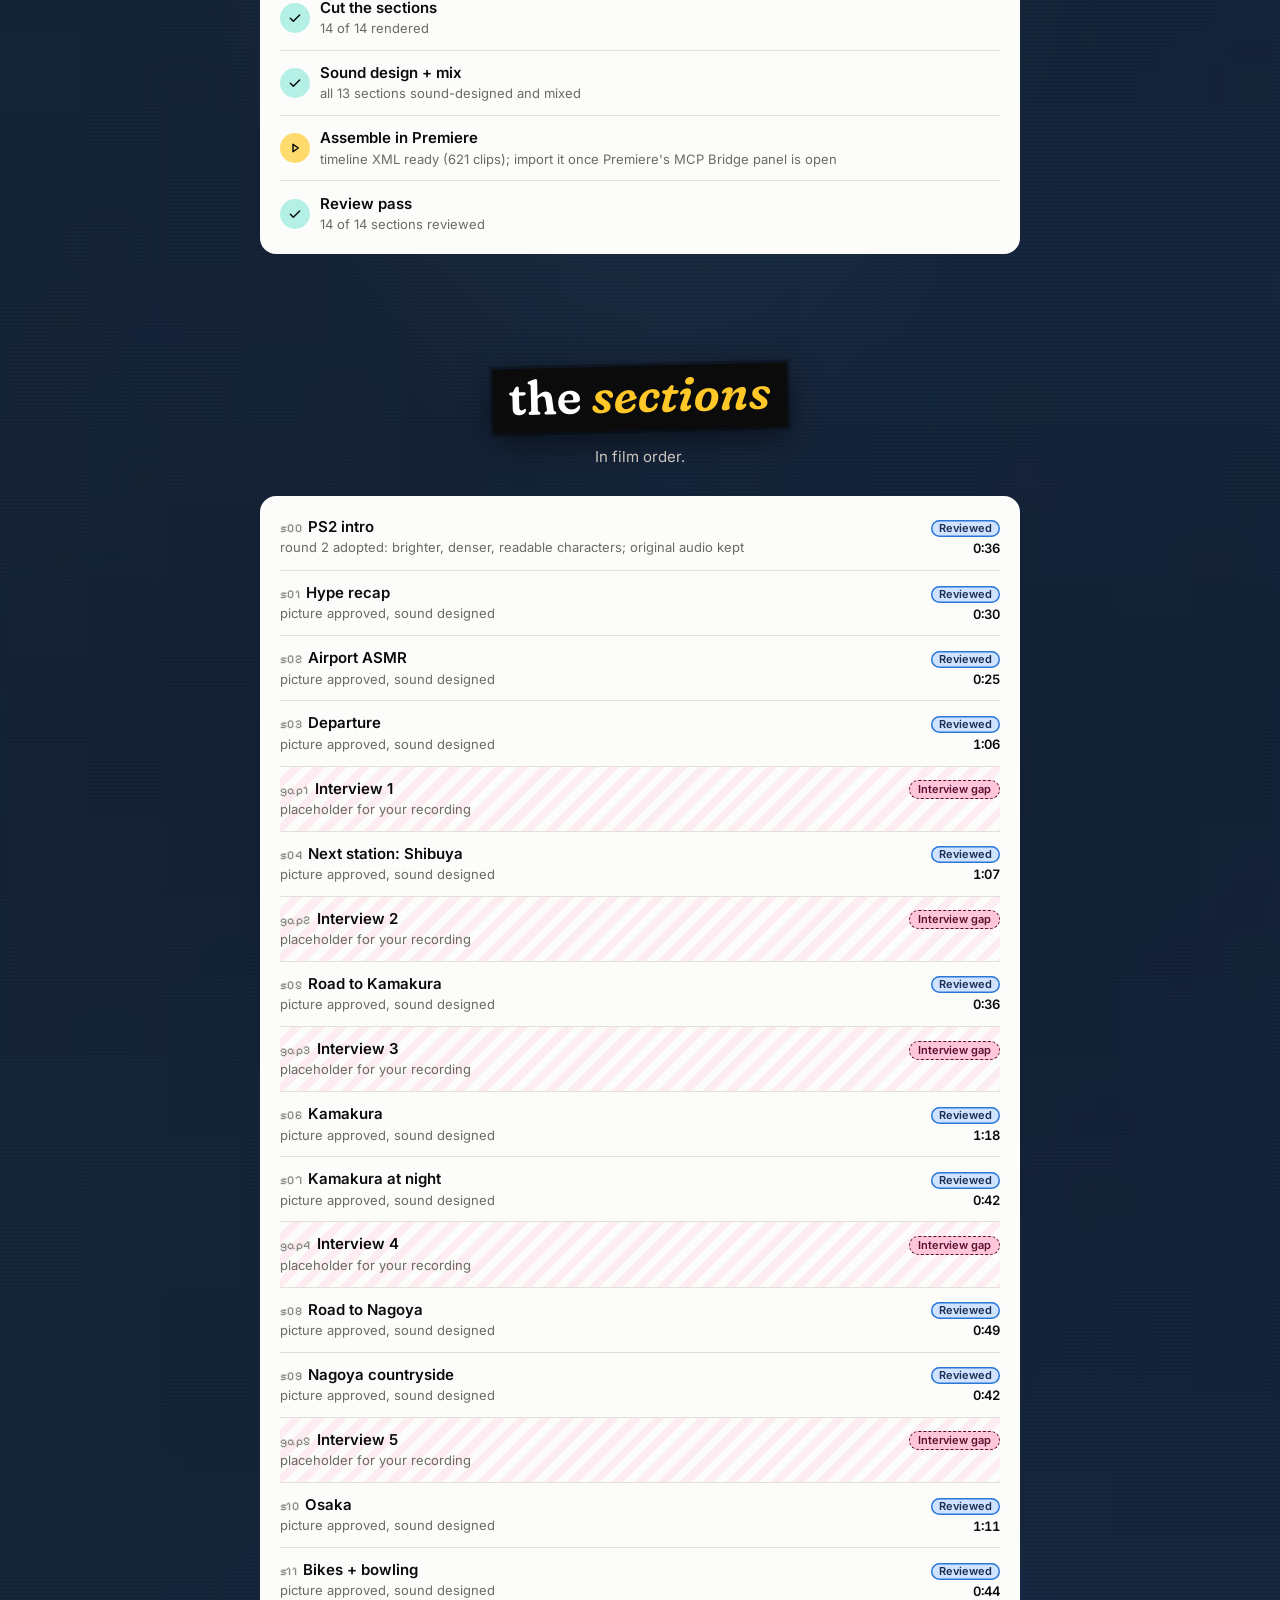
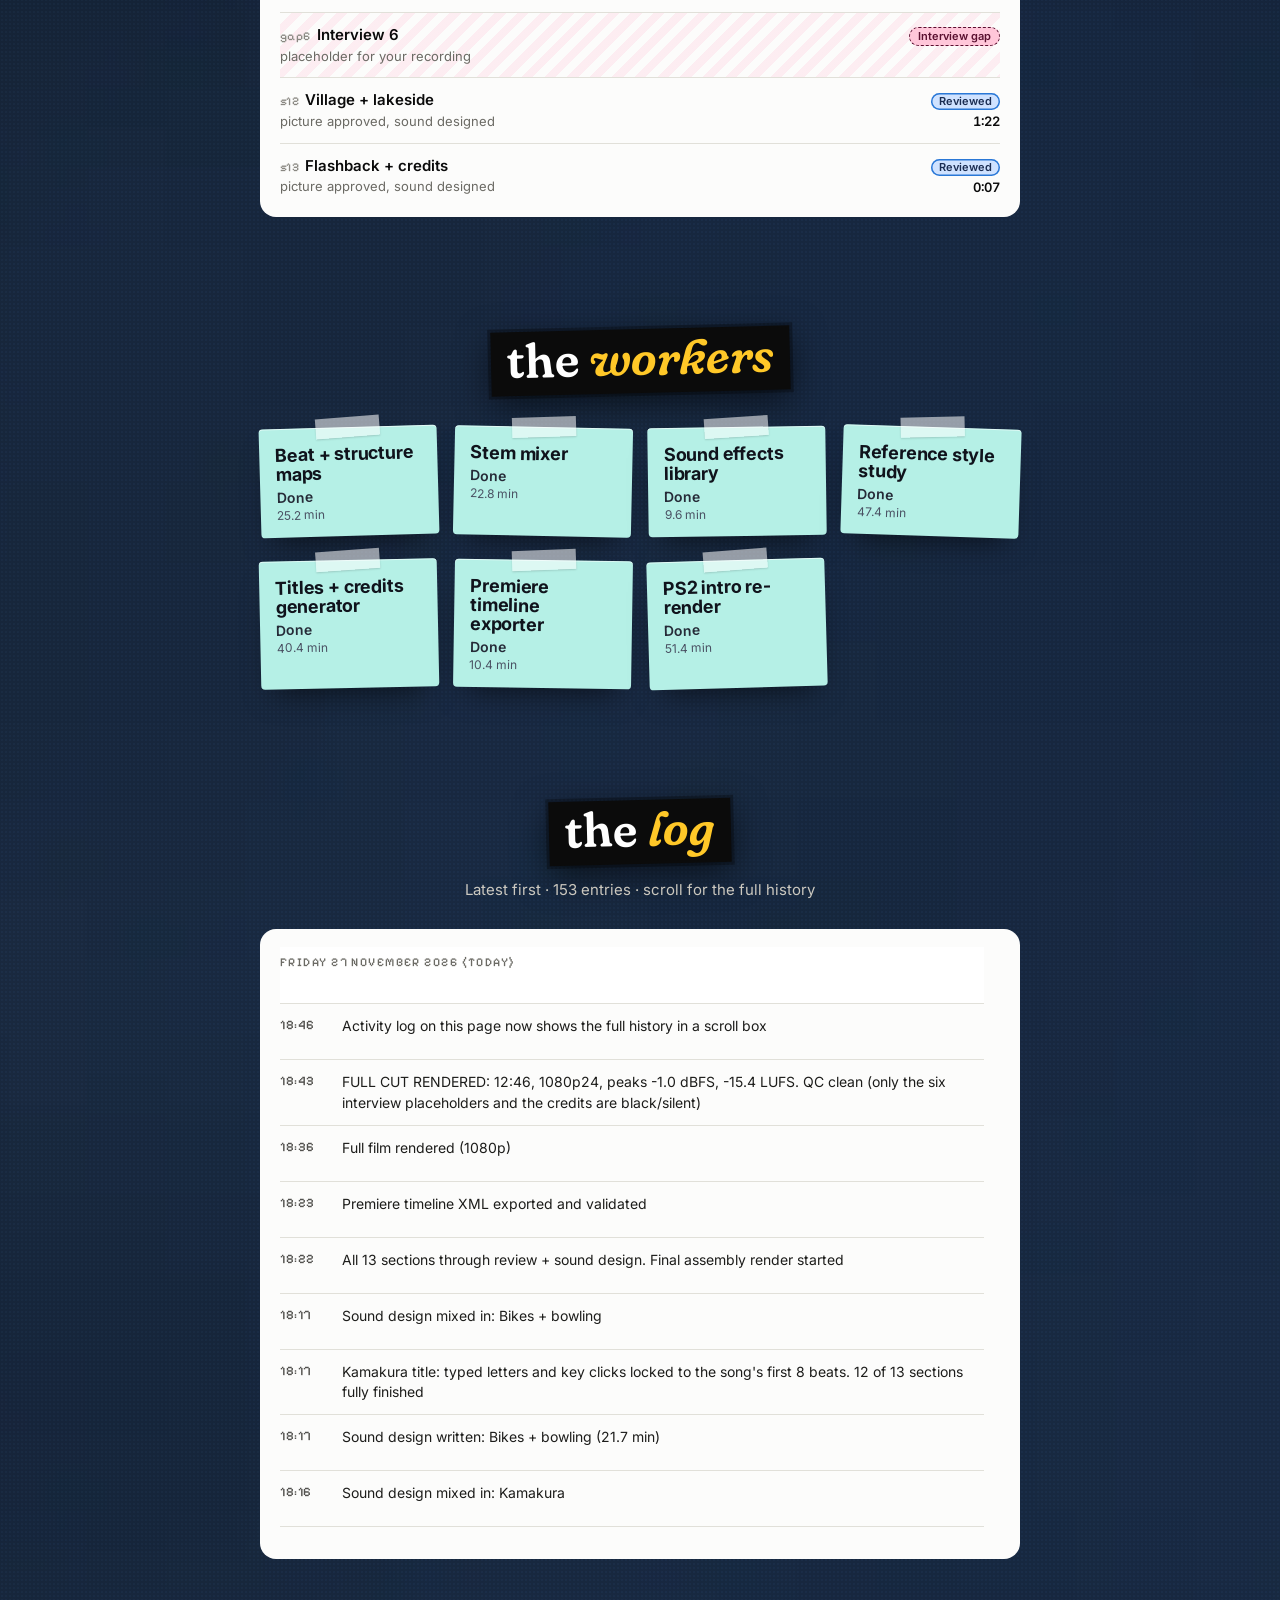
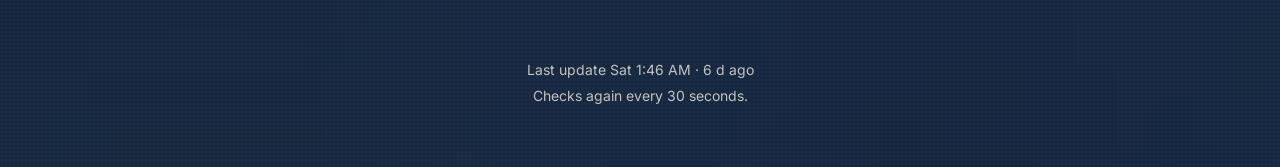
<file: vlog/index.html>
<!doctype html>
<html lang="en">
<head>
<meta charset="utf-8">
<meta name="viewport" content="width=device-width, initial-scale=1">
<title>Vlog progress</title>
<meta name="robots" content="noindex,nofollow">
<meta name="description" content="Private progress page.">
<meta name="theme-color" content="#94bcf9">
<link rel="icon" href="data:image/svg+xml,%3Csvg xmlns='http://www.w3.org/2000/svg' viewBox='0 0 32 32'%3E%3Crect width='32' height='32' rx='8' fill='%230b1b33'/%3E%3Ccircle cx='16' cy='16' r='6' fill='%23ffc828'/%3E%3C/svg%3E">
<link rel="preconnect" href="https://fonts.googleapis.com">
<link rel="preconnect" href="https://fonts.gstatic.com" crossorigin>
<link rel="stylesheet" href="https://fonts.googleapis.com/css2?family=Fraunces:ital,opsz,wght,SOFT,WONK@0,9..144,400..800,0..100,0..1;1,9..144,400..800,0..100,0..1&family=Inter:wght@400;500;600;700&family=Pixelify+Sans:wght@500;700&display=swap">
<link rel="preload" as="image" href="art/plate.webp">
<link rel="stylesheet" href="style.css?v=20261127a">
</head>
<body>
<header class="top" id="top">
  <a class="brand" href="#top" aria-label="Vlog progress, back to top"><span>soju &middot; vlog</span></a>
  <div class="top-right">
    <span class="live" id="live" role="status"><i aria-hidden="true"></i><span id="live-text">Loading&hellip;</span></span>
  </div>
</header>

<main>
  <section class="hero" id="hero" aria-labelledby="title">
    <div class="sky" aria-hidden="true"></div>
    <div class="depth d-plate" aria-hidden="true">
      <div class="strip plate soft"></div>
      <div class="strip plate sharp"></div>
    </div>
    <div class="rays" aria-hidden="true"></div>
    <div class="clouds" aria-hidden="true"><i></i><i></i><i></i></div>

    <div class="depth d-copy">
      <div class="hero-copy">
        <h1 class="title" id="title">Vlog progress</h1>
        <p class="lede" id="headline">Loading the latest status&hellip;</p>
      </div>
    </div>

    <div class="depth d-rail" aria-hidden="true"><div class="strip rail"></div></div>
    <div class="vignette" aria-hidden="true"></div>
    <div class="dots" aria-hidden="true"></div>
  </section>

  <div class="deep">
    <div class="deep-bg" aria-hidden="true"></div>

    <div class="wrap banners">
      <p class="banner warn" id="b-stale" role="alert" hidden></p>
      <p class="banner err" id="b-offline" role="status" hidden></p>
    </div>

    <section class="block" aria-labelledby="h-overall">
      <div class="wrap">
        <h2 class="tape" id="h-overall" data-reveal>the <em>progress</em></h2>
        <div class="numbers">
          <div class="hero-fig"><span class="big" id="pct">&ndash;</span><span class="lbl" id="phase">&nbsp;</span></div>
          <div class="meter-big" id="meter" role="progressbar" aria-label="Overall progress" aria-valuemin="0" aria-valuemax="100"><i id="pbar"></i></div>
          <div class="vk" id="kpis">
            <div class="kpi"><div class="k-label">Rendered</div><div class="k-value" id="k-rendered">&ndash;</div><div class="k-sub" id="k-rendered-sub">&nbsp;</div></div>
            <div class="kpi"><div class="k-label">Sections</div><div class="k-value" id="k-sections">&ndash;</div><div class="k-sub" id="k-sections-sub">&nbsp;</div></div>
          </div>
        </div>
      </div>
    </section>

    <section class="block" aria-labelledby="h-pipeline">
      <div class="wrap">
        <h2 class="tape" id="h-pipeline" data-reveal>the <em>pipeline</em></h2>
        <div class="dcard vcard"><ul class="dlist vlist" id="steps"></ul></div>
      </div>
    </section>

    <section class="block" aria-labelledby="h-sections">
      <div class="wrap">
        <h2 class="tape" id="h-sections" data-reveal>the <em>sections</em></h2>
        <p class="sub" id="sections-sub" data-reveal>In film order.</p>
        <div class="dcard vcard"><ul class="dlist vlist" id="sections"></ul></div>
      </div>
    </section>

    <section class="block" aria-labelledby="h-workers">
      <div class="wrap">
        <h2 class="tape" id="h-workers" data-reveal>the <em>workers</em></h2>
        <ul class="stickers workers" id="workers"></ul>
      </div>
    </section>

    <section class="block" aria-labelledby="h-log">
      <div class="wrap">
        <h2 class="tape" id="h-log" data-reveal>the <em>log</em></h2>
        <p class="sub" id="log-sub" data-reveal>Latest first.</p>
        <div class="dcard vcard"><ul class="dlist vlist logs" id="log" tabindex="0" aria-label="Activity log, latest first"></ul></div>
      </div>
    </section>

    <footer class="foot">
      <div class="wrap">
        <p id="updated">Loading the latest status&hellip;</p>
        <p>Checks again every 30 seconds.</p>
      </div>
    </footer>
  </div>
</main>

<div class="grain" aria-hidden="true"></div>
<noscript><p class="noscript">Turn on JavaScript to see the live progress.</p></noscript>
<script src="app.js?v=20261127a" defer></script>
</body>
</html>
</file>
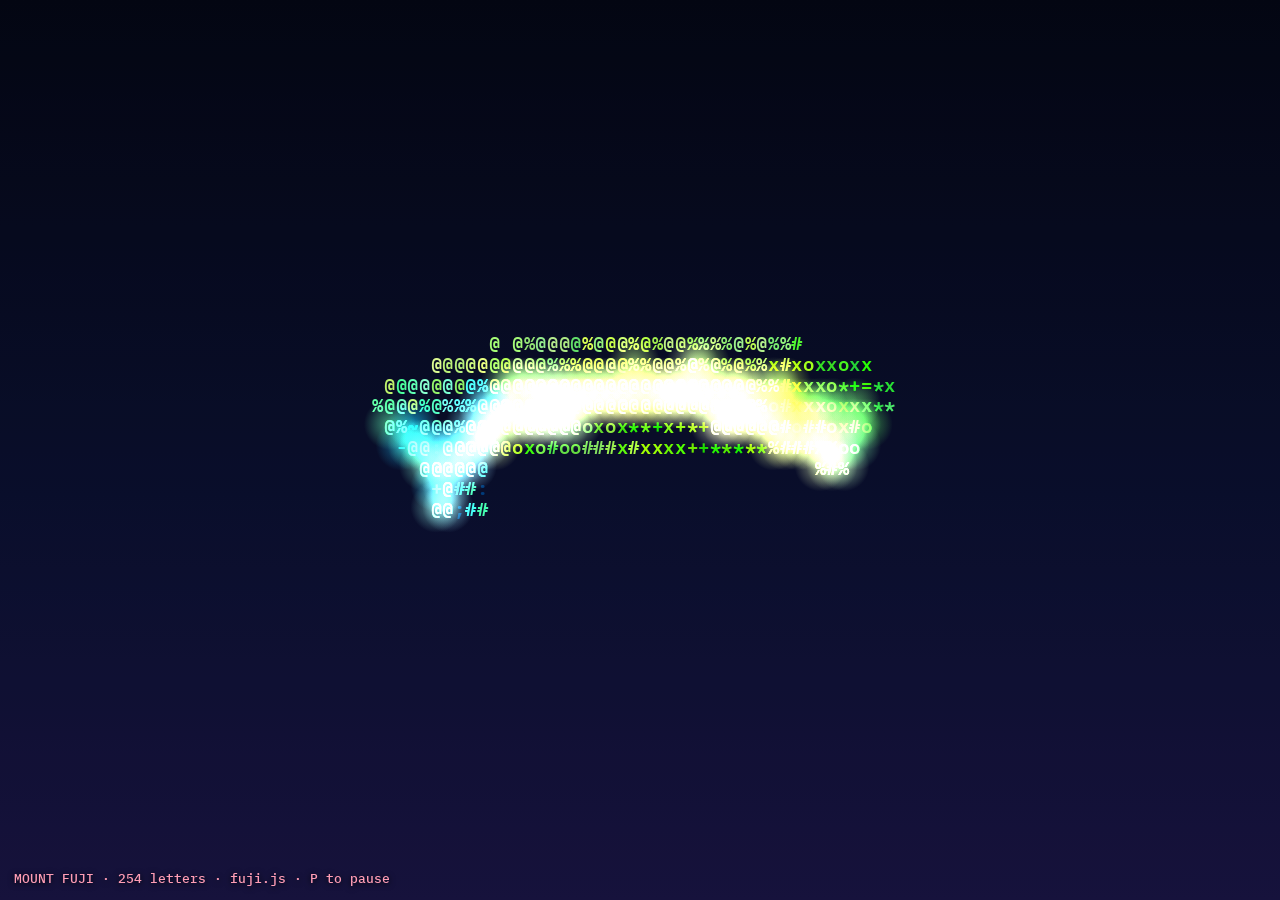
<file: ascii/run-fuji.html>
<!doctype html>
<!-- run.html: draws an asciiwizard scene full-window.
     Folder layout:  run.html  engine/ascii.js  scenes/<scene>.js
     Serve the folder (python -m http.server 8000, or npx serve) and open http://localhost:8000/run.html
     Add ?scene=name to pick another scene file from scenes/. Press P to pause. -->
<html lang="en">
<head>
<meta charset="utf-8">
<meta name="viewport" content="width=device-width, initial-scale=1">
<title>asciiwizard · run</title>
<link rel="icon" href="data:,">
<link rel="preconnect" href="https://fonts.googleapis.com">
<link rel="preconnect" href="https://fonts.gstatic.com" crossorigin>
<link rel="stylesheet" href="https://fonts.googleapis.com/css2?family=IBM+Plex+Mono:wght@500;600&display=swap">
<style>
  html, body { margin: 0; height: 100%; background: #070914; overflow: hidden; }
  canvas { position: fixed; inset: 0; width: 100%; height: 100%; display: block; }
  #hud { position: fixed; left: 14px; bottom: 12px; color: #ff9db5; font: 500 13px/1.4 "IBM Plex Mono", ui-monospace, Menlo, Consolas, monospace; text-shadow: 0 1px 6px #000; pointer-events: none; }
  #err { position: fixed; inset: 0; display: none; place-items: center; padding: 24px; text-align: center; color: #cfd6f5; font: 500 15px/1.5 "IBM Plex Mono", monospace; }
</style>
</head>
<body>
<canvas id="c"></canvas>
<div id="hud"></div>
<div id="err"></div>
<script type="module">
import { render, RAMP } from "./engine/ascii.js";

const name = new URLSearchParams(location.search).get("scene") || "fuji";
const canvas = document.getElementById("c"), hud = document.getElementById("hud"), ctx = canvas.getContext("2d");
let sc;
try { sc = await import(`./scenes/${name}.js`); }
catch (e) {
  const err = document.getElementById("err"); err.style.display = "grid";
  err.innerHTML = "Could not load scenes/" + name + ".js<br>Module scripts need a local server: run <b>python -m http.server 8000</b> in this folder and open http://localhost:8000/run.html";
  throw e;
}
await document.fonts.load('600 15px "IBM Plex Mono"').catch(() => {});

const cloud = sc.build(), D = sc.meta.duration;
const CELL = [9, 16];
let cols, rows, scale, sky;
function fit() {                                          // about 110 columns across, any window shape
  const dpr = Math.min(2, devicePixelRatio || 1);
  const w = innerWidth, h = innerHeight;
  const cw = Math.max(8, w / 110);                        // css px per cell, width
  cols = Math.ceil(w / cw); rows = Math.ceil(h / (cw * CELL[1] / CELL[0]));
  canvas.width = Math.round(w * dpr); canvas.height = Math.round(h * dpr);
  scale = canvas.width / (cols * CELL[0]);                // grid units -> device px (a hair of stretch is fine)
}
fit(); addEventListener("resize", fit);

let paused = false, tm = 0, prev = performance.now(), last = 0;
addEventListener("keydown", (e) => { if (e.key === "p" || e.key === "P") paused = !paused; });
function frame(now) {
  requestAnimationFrame(frame);
  if (document.hidden || now - last < 1000 / 30 - 2) { prev = now; return; }
  last = now;
  if (!paused) tm += Math.min(0.1, (now - prev) / 1000);
  prev = now;
  const t = tm % D;
  const v = { ...sc.view(t) };
  v.focal *= Math.min(1.7, 1.45 * canvas.width / canvas.height);   // fill wide windows, fit tall ones
  const g = render(cloud, v, cols, rows, CELL, sc.extras ? sc.extras(t) : []);
  const dusk = v.dusk ?? 0.5, [a, b, c] = sc.meta.sky || ["#0b1430", "#2a3a6e", "#c98aa0"];
  const grad = ctx.createLinearGradient(0, 0, 0, canvas.height);
  grad.addColorStop(0, a); grad.addColorStop(0.55, b); grad.addColorStop(1, c);
  ctx.setTransform(1, 0, 0, 1, 0, 0);
  ctx.globalCompositeOperation = "source-over";
  ctx.fillStyle = grad; ctx.fillRect(0, 0, canvas.width, canvas.height);
  ctx.fillStyle = `rgba(6,10,30,${0.25 + 0.5 * dusk})`; ctx.fillRect(0, 0, canvas.width, canvas.height);   // night comes with dusk
  ctx.setTransform(scale, 0, 0, scale, 0, 0);
  ctx.font = '600 15px "IBM Plex Mono", ui-monospace, Menlo, Consolas, monospace';
  ctx.textAlign = "center"; ctx.textBaseline = "alphabetic";
  const glows = [];
  for (let r = 0, k = 0; r < rows; r++) for (let c2 = 0; c2 < cols; c2++, k++) {
    const ch = g.ch[k]; if (!ch) continue;
    ctx.fillStyle = `rgb(${g.rgb[3 * k]},${g.rgb[3 * k + 1]},${g.rgb[3 * k + 2]})`;
    ctx.fillText(RAMP[ch], c2 * CELL[0] + CELL[0] / 2, r * CELL[1] + 15);
    if (g.glow[k]) glows.push(k);
  }
  ctx.globalCompositeOperation = "lighter";
  for (const k of glows) {
    const cx = (k % cols) * CELL[0] + 4.5, cy = Math.floor(k / cols) * CELL[1] + 8;
    const rg = ctx.createRadialGradient(cx, cy, 0, cx, cy, 20), col = `${g.rgb[3 * k]},${g.rgb[3 * k + 1]},${g.rgb[3 * k + 2]}`;
    rg.addColorStop(0, `rgba(${col},.55)`); rg.addColorStop(1, `rgba(${col},0)`);
    ctx.fillStyle = rg; ctx.fillRect(cx - 20, cy - 20, 40, 40);
  }
  hud.textContent = `${sc.meta.title} · ${g.letters.toLocaleString("en-US")} letters · ${name}.js · P to pause`;
  window.__frames = (window.__frames || 0) + 1;
}
requestAnimationFrame(frame);
</script>
</body>
</html>
</file>
<file: ascii/style.css>
/* asciiwizard — soju.gg/ascii. Same bones as the Lab Report page (fixed pill header, full-height layered hero, label-tape
   headings, rounded cards, one grain over everything), restyled for dusk: navy, the pink of the photo, IBM Plex Mono. */

:root {
  --ink: #0a1228;
  --ink-2: #3a4663;
  --navy: #0a1228;
  --navy-2: #131c3d;
  --pink: #ff9db5;
  --pink-2: #ffc2d1;
  --blue: #8fb0f2;
  --cream: #eef1ff;
  --line: rgba(255, 255, 255, .12);
  --glass-line: rgba(255, 255, 255, .22);
  --title-shadow: 0 1px 0 rgba(6, 12, 34, .4), 0 3px 8px rgba(6, 12, 34, .45), 0 14px 34px rgba(6, 12, 34, .4);
  --serif: "Fraunces", Georgia, serif;
  --sans: "Inter", system-ui, -apple-system, "Segoe UI", sans-serif;
  --mono: "IBM Plex Mono", ui-monospace, "SFMono-Regular", Menlo, Consolas, monospace;
  --ease: cubic-bezier(.2, .7, .2, 1);
  /* 1px at 1440 wide, shrinking on narrow screens (the parallax shifts are in these units) */
  --k: clamp(.6px, calc(100vw / 1440), 1px);
}

* { box-sizing: border-box; }
html { -webkit-text-size-adjust: 100%; scroll-behavior: smooth; scroll-padding-top: 72px; }
html, body { scrollbar-width: none; -ms-overflow-style: none; }
html::-webkit-scrollbar, body::-webkit-scrollbar { display: none; width: 0; height: 0; }
body { margin: 0; background: var(--navy); color: var(--cream); font: 400 16px/1.55 var(--sans); overflow-x: hidden; }
img { max-width: 100%; }
a { color: inherit; }
code { font-family: var(--mono); font-size: .92em; }
:focus-visible { outline: 3px solid var(--pink); outline-offset: 3px; border-radius: 6px; }
.noscript { position: fixed; bottom: 16px; left: 16px; right: 16px; padding: 12px 16px; background: #fff; color: var(--ink); border-radius: 12px; z-index: 99; }

/* ---------- header ---------- */
.top {
  position: fixed; inset: 0 0 auto 0; z-index: 60;
  display: flex; align-items: center; justify-content: space-between; gap: 12px;
  padding: 12px clamp(16px, 4vw, 40px);
  transition: background .35s var(--ease), box-shadow .35s var(--ease);
}
.top.scrolled { background: rgba(10, 18, 40, .66); -webkit-backdrop-filter: blur(14px) saturate(1.3); backdrop-filter: blur(14px) saturate(1.3); box-shadow: 0 1px 0 rgba(255, 255, 255, .08); }
.brand { display: flex; align-items: center; gap: 10px; text-decoration: none; color: #fff; font: 600 19px/1 var(--mono); letter-spacing: -.02em; text-shadow: var(--title-shadow); }
.hat { width: 30px; height: 30px; fill: none; stroke: var(--pink); stroke-width: 1.7; stroke-linecap: round; stroke-linejoin: round; filter: drop-shadow(0 2px 4px rgba(6, 12, 34, .5)); }
.hat path:first-child { fill: rgba(255, 157, 181, .18); }
.hat .star { fill: #fff; stroke: none; }
.top-right { display: flex; align-items: center; gap: 10px; }
.live {
  display: inline-flex; align-items: center; gap: 8px; height: 36px; padding: 0 14px;
  border-radius: 999px; background: rgba(255, 255, 255, .82); color: var(--ink);
  font: 600 13px/1 var(--sans); -webkit-backdrop-filter: blur(10px); backdrop-filter: blur(10px);
}
.live i { width: 8px; height: 8px; border-radius: 50%; background: #e8497a; box-shadow: 0 0 0 0 rgba(232, 73, 122, .6); animation: pulse 2s ease-out infinite; }
.pill-link {
  display: inline-flex; align-items: center; gap: 6px; height: 36px; padding: 0 14px;
  border-radius: 999px; background: #fff; color: var(--ink); text-decoration: none; font: 600 13px/1 var(--sans);
  box-shadow: 0 6px 18px -8px rgba(4, 10, 30, .6); transition: transform .2s var(--ease);
}
.pill-link:hover { transform: translateY(-1px); }
.pill-link svg, .cta svg, .btn-dash svg, .mini svg { width: 16px; height: 16px; fill: none; stroke: currentColor; stroke-width: 2.2; stroke-linecap: round; stroke-linejoin: round; }
.pill-link.ghost { background: rgba(255, 255, 255, .86); -webkit-backdrop-filter: blur(12px); backdrop-filter: blur(12px); }
.btn-dash {
  display: inline-flex; align-items: center; gap: 8px; height: 36px; padding: 0 16px; border: 0; border-radius: 999px; cursor: pointer;
  background: var(--ink); color: #fff; text-decoration: none; font: 600 13px/1 var(--sans); box-shadow: 0 8px 22px -8px rgba(4, 10, 30, .7), inset 0 0 0 1px rgba(255, 157, 181, .35);
  transition: transform .2s var(--ease);
}
.btn-dash:hover { transform: translateY(-1px); }
@keyframes pulse { 0% { box-shadow: 0 0 0 0 rgba(232, 73, 122, .55); } 100% { box-shadow: 0 0 0 10px rgba(232, 73, 122, 0); } }

/* ---------- hero: the photo as pointer-driven layers ---------- */
.hero {
  --H: max(700px, 100svh);
  position: relative; min-height: var(--H); overflow: hidden; isolation: isolate;
  display: grid; align-items: stretch;
  padding: 88px clamp(16px, 5vw, 72px) 56px;
  background: #16224a;
}
.scene { position: absolute; inset: 0; z-index: 0; overflow: hidden; pointer-events: none; }
.layer {
  position: absolute; inset: 0; will-change: transform;
  /* near layers move more; every layer is over-scaled 4% so no edge can ever show */
  transform: translate3d(calc(var(--mx, 0) * var(--sx) * var(--k)), calc(var(--my, 0) * var(--sy) * var(--k)), 0) scale(1.04);
}
.layer img { display: block; width: 100%; height: 100%; object-fit: cover; object-position: var(--pos, 50% 100%); max-width: none; }
.l-back { --sx: -6; --sy: -3; --pos: 50% 0%; }
.l-mid { --sx: -12; --sy: -6; --pos: 50% 0%; }
.l-front { --sx: -22; --sy: -11; --pos: 50% 0%; }
.scene { animation: scene-in 1.4s var(--ease) both; }
@keyframes scene-in { from { opacity: 0; } }
/* keeps the title readable over the dark blur on the left, and settles the bottom edge into the page */
.scrim {
  position: absolute; inset: 0; pointer-events: none;
  background:
    linear-gradient(90deg, rgba(7, 12, 32, .5), rgba(7, 12, 32, .12) 52%, transparent 70%),
    linear-gradient(to bottom, rgba(7, 12, 32, .35), transparent 22%),
    radial-gradient(130% 95% at 50% 42%, transparent 58%, rgba(5, 10, 28, .4) 100%);
}
.hero::after { content: ""; position: absolute; left: 0; right: 0; bottom: 0; height: 220px; z-index: 1; pointer-events: none;
  background: linear-gradient(to bottom, rgba(10,18,40,0), rgba(10,18,40,.22) 30%, rgba(10,18,40,.6) 62%, rgba(10,18,40,.9) 88%, var(--navy)); }
.hero-in {
  position: relative; z-index: 2; width: 100%; max-width: 1280px; margin: 0 auto;
  display: grid; grid-template-columns: minmax(0, 1fr) minmax(0, 580px); align-items: center; gap: clamp(24px, 4vw, 64px);
  min-height: calc(var(--H) - 144px);
}
.depth { transform: translate3d(calc(var(--mx, 0) * var(--dx, 0) * var(--k)), calc(var(--my, 0) * var(--dy, 0) * var(--k)), 0); will-change: transform; }
.d-copy { --dx: 8; --dy: 5; }
.d-term { --dx: -16; --dy: -9; align-self: start; }
.d-term .term { max-width: min(440px, 44vh); margin-left: auto; }

.hero-copy { text-align: left; }
.kicker {
  display: inline-flex; align-items: center; gap: 8px; margin: 0 0 14px; padding: 7px 14px 7px 10px; border-radius: 999px;
  background: rgba(10, 18, 40, .55); border: 1px solid var(--glass-line); color: var(--pink-2);
  font: 500 13px/1 var(--mono); -webkit-backdrop-filter: blur(10px); backdrop-filter: blur(10px);
  animation: in-rise .9s var(--ease) .2s both;
}
.kicker svg { width: 18px; height: 18px; fill: rgba(255, 157, 181, .2); stroke: var(--pink); stroke-width: 1.8; stroke-linecap: round; stroke-linejoin: round; }
.title {
  margin: 0; color: #fff; font-family: var(--serif); font-weight: 600;
  font-size: clamp(50px, 7.6vw, 108px); line-height: .94; letter-spacing: -.012em;
  font-variation-settings: "SOFT" 100, "WONK" 1, "opsz" 144;
  text-shadow: var(--title-shadow);
}
.title .line { display: block; white-space: nowrap; animation: in-rise 1s var(--ease) .3s both; }
.title .line + .line { animation-delay: .42s; }
.title em { font-style: italic; color: var(--pink); }
.lede {
  max-width: 34em; margin: 22px 0 0; padding: 14px 18px; border-radius: 18px;
  background: rgba(10, 18, 40, .6); border: 1px solid var(--glass-line); color: #eef1ff; font: 400 16px/1.5 var(--sans);
  -webkit-backdrop-filter: blur(12px); backdrop-filter: blur(12px); box-shadow: 0 14px 40px -18px rgba(2, 6, 22, .7);
  animation: in-rise 1s var(--ease) .6s both;
}
.lede a { color: var(--pink-2); font-weight: 600; text-decoration-thickness: 1.5px; text-underline-offset: 2px; }
@keyframes in-rise { from { opacity: 0; translate: 0 22px; } }

.cta-row { display: flex; flex-wrap: wrap; gap: 12px; margin-top: 26px; animation: in-rise 1s var(--ease) .8s both; }
.cta {
  display: inline-flex; align-items: center; justify-content: center; gap: 10px;
  height: 58px; padding: 0 28px; border: 0; border-radius: 999px; cursor: pointer;
  background: #fff; color: var(--ink); text-decoration: none; font: 600 17px/1 var(--sans);
  box-shadow: 0 24px 50px -18px rgba(3, 8, 28, .8), inset 0 -2px 0 rgba(10, 18, 40, .08);
  transition: transform .25s var(--ease), box-shadow .25s var(--ease);
}
.cta svg { width: 18px; height: 18px; }
.cta:hover { transform: translateY(-2px) scale(1.01); }
.cta.ghost {
  background: rgba(255, 255, 255, .12); color: #fff; border: 1px solid rgba(255, 255, 255, .55);
  text-shadow: 0 1px 3px rgba(3, 8, 28, .6); -webkit-backdrop-filter: blur(14px) saturate(1.3); backdrop-filter: blur(14px) saturate(1.3);
}
.cta.small { height: 48px; padding: 0 22px; font-size: 15px; }

/* the terminal */
.term {
  position: relative; width: 100%; border-radius: 18px; overflow: hidden;
  background: rgba(8, 11, 26, .74); border: 1px solid var(--glass-line);
  -webkit-backdrop-filter: blur(16px) saturate(1.3); backdrop-filter: blur(16px) saturate(1.3);
  box-shadow: 0 50px 90px -30px rgba(2, 6, 22, .85), inset 0 1px 0 rgba(255, 255, 255, .16);
  animation: term-in 1.2s var(--ease) .35s both;
}
@keyframes term-in { from { opacity: 0; translate: 0 36px; } }
.term-bar { display: flex; align-items: center; gap: 10px; height: 40px; padding: 0 16px; border-bottom: 1px solid rgba(255, 255, 255, .08); font: 500 12.5px/1 var(--mono); }
.dots-r { display: inline-flex; gap: 7px; }
.dots-r i { width: 11px; height: 11px; border-radius: 50%; background: #ff5f56; }
.dots-r i:nth-child(2) { background: #ffbd2e; } .dots-r i:nth-child(3) { background: #27c93f; }
.term-file { flex: 1; min-width: 0; color: rgba(210, 218, 245, .8); white-space: nowrap; overflow: hidden; text-overflow: ellipsis; }
.term-count { color: var(--pink); font-weight: 600; white-space: nowrap; }
.term-screen { position: relative; background: linear-gradient(rgba(11, 20, 48, .55), rgba(42, 58, 110, .3) 60%, rgba(201, 138, 160, .22)); }
.term-screen canvas { display: block; width: 100%; height: auto; }
.term-boot { position: absolute; inset: 0; display: grid; place-items: center; color: rgba(210, 218, 245, .7); font: 500 13px/1 var(--mono); transition: opacity .5s var(--ease); }
.term-boot.gone { opacity: 0; pointer-events: none; }
.term-foot { display: flex; justify-content: space-between; gap: 12px; height: 34px; align-items: center; padding: 0 16px; border-top: 1px solid rgba(255, 255, 255, .08); color: rgba(170, 182, 220, .85); font: 500 12px/1 var(--mono); }
.term-foot span:first-child { color: var(--pink-2); }

/* ---------- the deep: lower sections ---------- */
.deep { position: relative; padding: 70px 0 0; isolation: isolate; }
.deep-bg {
  position: absolute; inset: 0; z-index: -1;
  background: radial-gradient(60% 40% at 50% 8%, rgba(255, 157, 181, .12), transparent 70%),
              linear-gradient(var(--navy), rgba(10, 18, 40, .55) 320px, rgba(10, 18, 40, .78)),
              url(art/deep.webp) center / cover;
}
.deep-bg::after { content: ""; position: absolute; inset: 0; background: radial-gradient(rgba(255, 255, 255, .1) 1px, transparent 1.6px) 0 0 / 4px 4px; mix-blend-mode: overlay; }
.wrap { position: relative; max-width: 1140px; margin: 0 auto; padding: 0 clamp(16px, 4vw, 32px); }
.block { position: relative; padding: 56px 0; text-align: center; }
.tape {
  display: inline-block; margin: 0 auto; padding: 4px 16px 10px; background: #05070f; color: #fff;
  font: 600 clamp(32px, 5vw, 48px)/1.05 var(--serif); font-variation-settings: "SOFT" 100, "WONK" 1;
  box-shadow: 0 0 0 3px rgba(0, 0, 0, .3), 0 10px 34px rgba(0, 0, 0, .55); rotate: -1.4deg;
}
.tape em { font-style: italic; color: var(--pink); }
.sub { margin: 14px 0 0; color: rgba(238, 241, 255, .78); font-size: 15px; }

[data-reveal] { opacity: 0; translate: 0 26px; transition: opacity .8s var(--ease), translate .8s var(--ease); }
[data-reveal].in { opacity: 1; translate: 0 0; }
.tape[data-reveal] { translate: 0 0; scale: .86; transition: opacity .6s var(--ease), scale .6s cubic-bezier(.2, .9, .3, 1.4); }
.tape[data-reveal].in { scale: 1; }

/* reel cards */
.cards { display: flex; flex-wrap: wrap; justify-content: center; gap: 26px; margin-top: 38px; }
.card {
  position: relative; width: 236px; text-align: left; border-radius: 20px; overflow: hidden;
  background: rgba(19, 28, 61, .78); border: 1px solid var(--line); box-shadow: 0 26px 44px -22px rgba(0, 0, 0, .8);
  transition: transform .4s var(--ease), border-color .3s, box-shadow .4s var(--ease);
}
.card:hover { transform: translateY(-6px); }
.card.next { background: transparent; border: 1.5px dashed rgba(255,255,255,.28); box-shadow: none; }
.card.next:hover { transform: none; }
.card.next .cover { background: rgba(255,255,255,.03); }
.card.next .none { text-align: center; line-height: 1.8; color: rgba(255,157,181,.85); }
.blink { font-style: normal; animation: bl 1s steps(2) infinite; }
@keyframes bl { 50% { opacity: 0; } }
.card.sel { border-color: var(--pink); box-shadow: 0 30px 50px -22px rgba(0, 0, 0, .85), 0 0 0 1px var(--pink), 0 0 36px -8px rgba(255, 157, 181, .45); }
.pick { display: block; width: 100%; padding: 0; border: 0; background: none; color: inherit; text-align: left; cursor: pointer; font: inherit; }
.cover { position: relative; display: block; aspect-ratio: 9 / 16; overflow: hidden; background: linear-gradient(#0b1430, #2a3a6e 55%, #c98aa0); }
.cover img { display: block; width: 100%; height: 100%; object-fit: cover; }
.cover .none { position: absolute; inset: 0; display: grid; place-items: center; color: rgba(255, 255, 255, .6); font: 500 13px/1 var(--mono); }
.tag { position: absolute; top: 10px; left: 10px; padding: 5px 10px; border-radius: 999px; font: 700 11px/1 var(--sans); letter-spacing: .02em; background: var(--pink); color: var(--ink); }
.tag.soon { background: rgba(255, 255, 255, .9); }
.cap { display: block; padding: 14px 16px 6px; }
.cap b { display: block; font: 600 20px/1.15 var(--serif); font-variation-settings: "SOFT" 100, "WONK" 1; color: #fff; }
.cap i { display: block; margin-top: 3px; font: 400 13px/1.35 var(--sans); font-style: normal; color: rgba(214, 222, 250, .7); }
.card-foot { display: flex; align-items: center; justify-content: space-between; gap: 8px; padding: 8px 16px 16px; font: 500 12.5px/1.2 var(--sans); color: rgba(214, 222, 250, .72); }
.card-foot a { display: inline-flex; align-items: center; gap: 6px; padding: 8px 12px; border-radius: 999px; background: #fff; color: var(--ink); text-decoration: none; font-weight: 600; }
.card-foot a:hover { background: var(--pink-2); }
.card-foot .soon { padding: 8px 12px; border-radius: 999px; border: 1px dashed rgba(255, 255, 255, .3); }

/* code */
.codebox {
  max-width: 940px; margin: 36px auto 0; text-align: left; border-radius: 18px; overflow: hidden;
  background: #070914; border: 1px solid var(--line); box-shadow: 0 34px 70px -30px rgba(0, 0, 0, .85);
}
.code-bar { display: flex; align-items: center; justify-content: space-between; gap: 10px; padding: 8px 10px 8px 8px; border-bottom: 1px solid rgba(255, 255, 255, .08); background: #0b0e1d; }
.tabs { display: flex; gap: 4px; min-width: 0; overflow-x: auto; scrollbar-width: none; }
.tabs::-webkit-scrollbar { display: none; }
.tab { flex: none; height: 36px; padding: 0 14px; border: 0; border-radius: 10px; background: transparent; color: rgba(190, 200, 235, .7); cursor: pointer; font: 500 13px/1 var(--mono); transition: background .2s, color .2s; }
.tab:hover { color: #fff; }
.tab[aria-selected="true"] { background: rgba(255, 157, 181, .14); color: var(--pink-2); box-shadow: inset 0 -2px 0 var(--pink); }
.code-actions { display: flex; gap: 8px; flex: none; }
.mini {
  display: inline-flex; align-items: center; gap: 7px; height: 36px; padding: 0 13px; border: 1px solid rgba(255, 255, 255, .18); border-radius: 10px;
  background: rgba(255, 255, 255, .06); color: #fff; cursor: pointer; text-decoration: none; font: 600 12.5px/1 var(--sans); transition: background .2s, border-color .2s;
}
.mini:hover { background: rgba(255, 255, 255, .13); }
.mini.ok { border-color: var(--pink); color: var(--pink-2); }
.code-scroll { max-height: 560px; overflow: auto; padding: 16px 0 18px; scrollbar-width: thin; scrollbar-color: rgba(255, 255, 255, .25) transparent; }
.code-scroll::-webkit-scrollbar { width: 8px; height: 8px; display: block; }
.code-scroll::-webkit-scrollbar-thumb { background: rgba(255, 255, 255, .22); border-radius: 8px; }
.code-scroll pre { margin: 0; width: max-content; min-width: 100%; padding-right: 20px; counter-reset: ln; font: 400 13.5px/1.7 var(--mono); tab-size: 2; color: rgb(214, 220, 240); }
.code-scroll code { display: block; font: inherit; }
.l { display: block; padding-left: 0; white-space: pre; }
.l::before { counter-increment: ln; content: counter(ln); display: inline-block; width: 3.4ch; margin: 0 1.6ch 0 10px; text-align: right; color: rgb(70, 80, 112); user-select: none; position: static; }
.l:hover { background: rgba(255, 255, 255, .035); }
.com { color: rgb(104, 120, 160); } .str { color: rgb(160, 228, 140); } .tn { color: rgb(255, 204, 110); }
.kw { color: rgb(255, 122, 182); font-weight: 500; } .fn { color: rgb(124, 196, 255); font-weight: 500; }
.code-foot { padding: 9px 16px 11px; border-top: 1px solid rgba(255, 255, 255, .08); color: rgba(170, 182, 220, .8); font: 500 12px/1.3 var(--mono); }

.run { max-width: 940px; margin: 30px auto 0; padding: clamp(18px, 3vw, 28px); text-align: left; border-radius: 18px; background: rgba(19, 28, 61, .72); border: 1px solid var(--line); -webkit-backdrop-filter: blur(10px); backdrop-filter: blur(10px); }
.run h3 { margin: 0; color: #fff; font: 600 26px/1.15 var(--serif); font-variation-settings: "SOFT" 100, "WONK" 1; }
.run-lead { margin: 8px 0 0; color: rgba(238, 241, 255, .8); font-size: 15px; }
.run code { padding: 2px 7px; border-radius: 6px; background: rgba(255, 255, 255, .09); color: var(--pink-2); overflow-wrap: anywhere; }
.run-steps { list-style: none; margin: 18px 0 0; padding: 0; display: grid; gap: 12px; }
.run-steps li { display: grid; grid-template-columns: 34px 1fr; gap: 14px; align-items: start; font-size: 15px; color: rgba(238, 241, 255, .9); }
.num { display: inline-grid; place-items: center; width: 34px; height: 34px; border-radius: 50%; background: var(--pink); color: var(--ink); font: 700 16px/1 var(--sans); box-shadow: 0 0 0 3px rgba(0, 0, 0, .5); }
.run-btns { display: flex; flex-wrap: wrap; gap: 10px; margin-top: 22px; }

/* how it works */
.steps { list-style: none; margin: 34px auto 0; padding: 0; max-width: 980px; display: grid; grid-template-columns: repeat(auto-fit, minmax(240px, 1fr)); gap: 30px; }
.steps li { text-align: center; }
.steps h3 { margin: 10px 0 6px; color: #fff; font: 600 26px/1.15 var(--serif); font-variation-settings: "SOFT" 100, "WONK" 1; }
.steps p { margin: 0; color: rgba(238, 241, 255, .82); font-size: 15px; }
.foot { padding: 40px 0 56px; text-align: center; color: rgba(238, 241, 255, .75); font: 500 13px/1.5 var(--mono); }
.foot p { margin: 4px 0; }

.grain { position: fixed; inset: -100px; z-index: 70; pointer-events: none; background: url(art/noise.png) 0 0 / 140px 140px; opacity: .22; mix-blend-mode: overlay; animation: grain .8s steps(6) infinite; }
@keyframes grain {
  0% { transform: translate(0, 0); } 20% { transform: translate(-40px, 22px); } 40% { transform: translate(28px, -36px); }
  60% { transform: translate(-18px, -12px); } 80% { transform: translate(36px, 30px); } 100% { transform: translate(0, 0); }
}

/* ---------- smaller screens ---------- */
@media (max-width: 1000px) {
  .hero-in { grid-template-columns: minmax(0, 1fr); }
  .hero-copy { text-align: center; }
  .lede { margin-left: auto; margin-right: auto; }
  .cta-row { justify-content: center; }
  .d-term { align-self: auto; }
  .d-term .term { max-width: 580px; margin: 0 auto; }
  .l-back, .l-mid, .l-front { --pos: 62% 0%; }
  .scrim { background: linear-gradient(to bottom, rgba(7, 12, 32, .5), rgba(7, 12, 32, .15) 45%, rgba(7, 12, 32, .35)), radial-gradient(130% 95% at 50% 42%, transparent 58%, rgba(5, 10, 28, .4) 100%); }
}
@media (max-width: 700px) {
  .live, .top-right .pill-link:first-of-type { display: none; }
  .top { padding: 10px 16px; }
  .brand { font-size: 17px; }
  .hero { padding: 84px 16px 40px; }
  .hero-in { min-height: 0; }
  .hero-in { gap: 26px; }
  .l-back, .l-mid, .l-front { --pos: 67% 0%; }
  .title { font-size: clamp(46px, 14vw, 66px); }
  .lede { font-size: 14.5px; padding: 12px 15px; }
  .cta { height: 54px; padding: 0 22px; font-size: 15.5px; }
  .cta.ghost { width: 54px; padding: 0; }
  .cta.ghost .lbl, .pill-link .lbl { display: none; }
  .pill-link.ghost { width: 36px; padding: 0; justify-content: center; }
  .tape { font-size: clamp(26px, 8vw, 40px); }
  .card { width: min(236px, 100%); }
  .code-scroll pre { font-size: 12.5px; }
  .term-bar { padding: 0 12px; }
  .cta.small { height: 46px; }
  .mini { width: 36px; padding: 0; justify-content: center; }
  .mini span { display: none; }
  .run-btns .cta { flex: 1 1 100%; }
}

/* ---------- reduced motion: everything holds still ---------- */
@media (prefers-reduced-motion: reduce) {
  *, *::before, *::after { animation: none !important; transition: none !important; scroll-behavior: auto !important; }
  [data-reveal] { opacity: 1; translate: none; scale: none; }
  .layer, .depth { transform: scale(1.04); }
  .depth { transform: none; }
}
</file>
<file: dashboard/style.css>
/* The Lab Report — channel dashboard for @pixel.knows.
   Look: a grainy, layered river scene (the owner's photo cut into sliding layers) over a deep night-river
   section with label-tape headings, paper stickers and polaroids. */

:root {
  --sky: #94bcf9;
  --ink: #10131c;
  --ink-2: #3a4152;
  --paper: #fffaf0;
  --cream: #fff6e4;
  --gold: #ffc828;
  --navy: #0b1b33;
  --blue: #2a78d6;
  --blue-track: #cde2fb;
  --orange: #eb6834;
  --orange-track: #fbd9c8;
  --glass-line: rgba(255, 255, 255, .62);
  --title-shadow: 0 1px 0 rgba(12, 38, 92, .32), 0 3px 6px rgba(12, 38, 92, .34), 0 12px 30px rgba(12, 38, 92, .28);
  --serif: "Fraunces", Georgia, serif;
  --sans: "Inter", system-ui, -apple-system, "Segoe UI", sans-serif;
  --pixel: "Pixelify Sans", "Inter", monospace;
  --ease: cubic-bezier(.2, .7, .2, 1);
  /* layer sizes in photo px (app.js overwrites them from art/hero.json) */
  --pw: 1319; --ph: 1700; --rw: 1500; --rh: 314;
}

* { box-sizing: border-box; }
html { -webkit-text-size-adjust: 100%; scroll-behavior: smooth; }
/* no visible scrollbars anywhere (owner's request); scrolling still works by wheel, touch and keys */
html, body, .polaroids, .dash-body, .tablewrap, .dtable-wrap { scrollbar-width: none; -ms-overflow-style: none; }
html::-webkit-scrollbar, body::-webkit-scrollbar, .polaroids::-webkit-scrollbar, .dash-body::-webkit-scrollbar,
.tablewrap::-webkit-scrollbar, .dtable-wrap::-webkit-scrollbar { display: none; width: 0; height: 0; }
html.dash-open { overflow: hidden; }
body {
  margin: 0;
  background: var(--navy);
  color: var(--cream);
  font: 400 16px/1.55 var(--sans);
  overflow-x: hidden;
}
img { max-width: 100%; }
a { color: inherit; }
:focus-visible { outline: 3px solid var(--gold); outline-offset: 3px; border-radius: 6px; }
.noscript { position: fixed; bottom: 16px; left: 16px; right: 16px; padding: 12px 16px; background: #fff; color: var(--ink); border-radius: 12px; z-index: 99; }

/* ---------- header ---------- */
.top {
  position: fixed; inset: 0 0 auto 0; z-index: 60;
  display: flex; align-items: center; justify-content: space-between; gap: 12px;
  padding: 12px clamp(16px, 4vw, 40px);
  transition: background .35s var(--ease), box-shadow .35s var(--ease);
}
.top.scrolled { background: rgba(11, 27, 51, .62); -webkit-backdrop-filter: blur(14px) saturate(1.3); backdrop-filter: blur(14px) saturate(1.3); box-shadow: 0 1px 0 rgba(255, 255, 255, .08); }
.brand { display: flex; align-items: center; gap: 10px; text-decoration: none; color: #fff; font: 600 21px/1 var(--serif); font-variation-settings: "SOFT" 100, "WONK" 1; text-shadow: var(--title-shadow); }
.brand img { width: 34px; height: auto; image-rendering: pixelated; filter: drop-shadow(0 2px 3px rgba(12, 38, 92, .35)); }
.top-right { display: flex; align-items: center; gap: 10px; }
.live {
  display: inline-flex; align-items: center; gap: 8px; height: 36px; padding: 0 14px;
  border-radius: 999px; background: rgba(255, 255, 255, .78); color: var(--ink);
  font: 600 13px/1 var(--sans); -webkit-backdrop-filter: blur(10px); backdrop-filter: blur(10px);
}
.live i { width: 8px; height: 8px; border-radius: 50%; background: #0ca30c; box-shadow: 0 0 0 0 rgba(12, 163, 12, .6); animation: pulse 2s ease-out infinite; }
.live .when { font-weight: 500; color: var(--ink-2); }
.pill-link {
  display: inline-flex; align-items: center; gap: 6px; height: 36px; padding: 0 14px;
  border-radius: 999px; background: #fff; color: var(--ink); text-decoration: none; font: 600 13px/1 var(--sans);
  box-shadow: 0 6px 18px -8px rgba(8, 30, 70, .5); transition: transform .2s var(--ease);
}
.pill-link:hover { transform: translateY(-1px); }
.pill-link svg, .cta svg, .btn-dash svg { width: 16px; height: 16px; fill: none; stroke: currentColor; stroke-width: 2.2; stroke-linecap: round; stroke-linejoin: round; }
.pill-link.ghost { background: rgba(255, 255, 255, .86); -webkit-backdrop-filter: blur(12px); backdrop-filter: blur(12px); }
.btn-dash {
  display: inline-flex; align-items: center; gap: 8px; height: 36px; padding: 0 16px; border: 0; border-radius: 999px; cursor: pointer;
  background: var(--ink); color: #fff; font: 600 13px/1 var(--sans); box-shadow: 0 8px 22px -8px rgba(8, 30, 70, .65);
  transition: transform .2s var(--ease);
}
.btn-dash:hover { transform: translateY(-1px); }
@keyframes pulse { 0% { box-shadow: 0 0 0 0 rgba(12, 163, 12, .55); } 100% { box-shadow: 0 0 0 10px rgba(12, 163, 12, 0); } }

/* ---------- hero: the layered river ---------- */
.hero {
  --H: max(640px, 100svh);
  --s: calc(var(--H) / 1500);               /* CSS px per photo px */
  position: relative; height: var(--H); overflow: hidden; isolation: isolate;
  background: linear-gradient(#86b2f7, var(--sky) 45%, #a8c8fa);
}
.sky { position: absolute; inset: 0; background: radial-gradient(120% 70% at 12% 0%, rgba(255, 255, 255, .45), transparent 60%); }
.depth {
  position: absolute; inset: 0; pointer-events: none;
  transform: translate3d(calc(var(--mx, 0) * var(--dx, 0px)), calc(var(--my, 0) * var(--dy, 0px) + var(--sy, 0) * var(--dsy, 0px)), 0);
}
.d-plate { --dx: -6px; --dy: -3px; --dsy: 70px; z-index: 1; }
.d-copy { --dx: -14px; --dy: -8px; --dsy: -40px; z-index: 6; }
.d-phone { --dx: 10px; --dy: 6px; --dsy: 30px; z-index: 4; }
.d-chips-back { --dx: 18px; --dy: 10px; --dsy: 10px; z-index: 5; }
.d-rail { --dx: 26px; --dy: 12px; --dsy: -30px; z-index: 7; }
.d-chips-front { --dx: 36px; --dy: 16px; --dsy: -60px; z-index: 8; }

.strip {
  position: absolute; left: 0; bottom: 0;
  background-repeat: repeat-x; background-position: 0 100%;
  will-change: transform;
}
.plate {
  --tile: calc(var(--pw) * 2 * var(--s));
  height: calc(var(--ph) * var(--s)); width: calc(100% + var(--tile));
  background-image: url(art/plate.webp); background-size: var(--tile) 100%;
  animation: pan 170s linear infinite, in-settle 1.6s var(--ease) both;
}
/* depth of field: focus sits on the bridge, where the phone is. Hills and sky go soft, the near rail goes soft */
.plate.soft { filter: blur(calc(var(--H) * .0052)) saturate(1.06); }
.plate.sharp {
  filter: blur(calc(var(--H) * .0007));
  -webkit-mask-image: linear-gradient(to bottom, transparent 46%, rgba(0, 0, 0, .65) 54%, #000 61%);
  mask-image: linear-gradient(to bottom, transparent 46%, rgba(0, 0, 0, .65) 54%, #000 61%);
}
.rail {
  --tile: calc(var(--rw) * 2 * var(--s));
  height: calc(var(--rh) * var(--s)); width: calc(100% + var(--tile));
  background-image: url(art/rail.webp); background-size: var(--tile) 100%;
  filter: blur(calc(var(--H) * .0026)) drop-shadow(0 -2px 6px rgba(0, 0, 0, .18));
  animation: pan 58s linear infinite, in-rise-near 1.5s var(--ease) .15s both;
}
.vignette { position: absolute; inset: 0; z-index: 8; pointer-events: none; background: radial-gradient(130% 95% at 50% 42%, transparent 55%, rgba(6, 22, 52, .38) 100%); }
/* print-style dot screen over the whole scene, the grainy Ditto look */
.dots {
  position: absolute; inset: 0; z-index: 11; pointer-events: none; opacity: .5; mix-blend-mode: soft-light;
  background: radial-gradient(rgba(0, 0, 0, .55) .8px, transparent 1.3px) 0 0 / 3px 3px;
}
@keyframes pan { to { transform: translate3d(calc(-1 * var(--tile)), 0, 0); } }
@keyframes in-settle { from { translate: 0 3%; opacity: 0; } }
@keyframes in-rise { from { translate: 0 38%; opacity: 0; } }
@keyframes in-rise-near { from { translate: 0 70%; } }

.glints { position: absolute; inset: 0; }
.glint {
  position: absolute; width: 10px; height: 10px; margin: -5px 0 0 -5px; opacity: 0;
  background:
    radial-gradient(circle, rgba(255, 255, 255, .95) 0 1.5px, rgba(255, 255, 255, .35) 2.5px, transparent 5px),
    linear-gradient(90deg, transparent 46%, rgba(255, 255, 255, .8) 50%, transparent 54%),
    linear-gradient(0deg, transparent 46%, rgba(255, 255, 255, .8) 50%, transparent 54%);
  border-radius: 50%; filter: drop-shadow(0 0 2px rgba(255, 255, 255, .8));
  animation: glint 2.6s ease-in-out infinite;
}
@keyframes glint { 0%, 100% { opacity: 0; transform: scale(.4) rotate(0deg); } 50% { opacity: 1; transform: scale(1) rotate(45deg); } }

.rays {
  position: absolute; z-index: 2; left: -25%; top: -35%; width: 95%; height: 120%; pointer-events: none;
  background: repeating-conic-gradient(from 95deg at 0% 0%, rgba(255, 255, 255, 0) 0deg 3deg, rgba(255, 255, 255, .5) 4deg 6deg, rgba(255, 255, 255, 0) 7deg 11deg);
  -webkit-mask-image: radial-gradient(closest-side at 0% 0%, #000 0%, rgba(0, 0, 0, .55) 45%, transparent 100%);
  mask-image: radial-gradient(closest-side at 0% 0%, #000 0%, rgba(0, 0, 0, .55) 45%, transparent 100%);
  filter: blur(10px); mix-blend-mode: soft-light; opacity: .8;
  animation: rays 8s ease-in-out infinite alternate;
}
@keyframes rays { from { opacity: .55; transform: rotate(-1.5deg); } to { opacity: .95; transform: rotate(1.5deg); } }

.clouds { position: absolute; inset: 0 0 auto 0; height: 45%; z-index: 2; pointer-events: none; overflow: hidden; }
.clouds i {
  position: absolute; display: block; border-radius: 50%; background: rgba(255, 255, 255, .55); filter: blur(18px);
  animation: drift linear infinite;
}
.clouds i:nth-child(1) { width: 340px; height: 70px; top: 20%; left: 0; animation-duration: 140s; animation-delay: -40s; }
.clouds i:nth-child(2) { width: 220px; height: 48px; top: 42%; left: 0; opacity: .7; animation-duration: 190s; animation-delay: -120s; }
.clouds i:nth-child(3) { width: 420px; height: 90px; top: 8%; left: 0; opacity: .45; animation-duration: 240s; animation-delay: -10s; }
@keyframes drift { from { transform: translateX(-30vw); } to { transform: translateX(110vw); } }

/* title block */
.hero-copy {
  position: absolute; left: 50%; top: calc(var(--H) * .095); width: min(92vw, 860px); translate: -50% 0;
  text-align: center; pointer-events: auto;
}
.title {
  margin: 0; color: #fff; font-family: var(--serif); font-weight: 600;
  font-size: clamp(52px, 8.4vw, 112px); line-height: .92; letter-spacing: -.01em;
  font-variation-settings: "SOFT" 100, "WONK" 1, "opsz" 144;
  text-shadow: var(--title-shadow);
}
.title .line { display: inline-block; white-space: nowrap; }
.title .ch { display: inline-block; animation: wave 3.4s ease-in-out infinite, ch-in .9s var(--ease) both; animation-delay: calc(var(--i) * -.21s), calc(.35s + var(--i) * .045s); }
.title .sp { display: inline-block; width: .26em; }
@keyframes wave {
  0%, 100% { transform: translateY(0) rotate(0deg); }
  25% { transform: translateY(-.07em) rotate(-1.2deg); }
  50% { transform: translateY(.035em) rotate(.6deg); }
  75% { transform: translateY(-.02em) rotate(1deg); }
}
@keyframes ch-in { from { opacity: 0; translate: 0 .35em; } }
.lede {
  display: inline-block; margin: 14px 0 0; padding: 8px 16px; border-radius: 999px;
  background: rgba(255, 255, 255, .8); color: var(--ink); font: 500 15px/1.35 var(--sans);
  -webkit-backdrop-filter: blur(10px); backdrop-filter: blur(10px);
  box-shadow: 0 10px 30px -14px rgba(8, 30, 70, .5);
  animation: in-rise 1s var(--ease) .7s both;
}
.lede a { color: #0b4fb0; font-weight: 600; text-decoration-thickness: 1.5px; text-underline-offset: 2px; }
.mascot {
  position: absolute; right: -9%; top: -18%; width: 150px; height: auto; image-rendering: pixelated;
  filter: drop-shadow(0 14px 14px rgba(12, 38, 92, .32));
  animation: bob 4.8s ease-in-out infinite, fly-in 1.4s var(--ease) .45s both;
}
@keyframes bob { 0%, 100% { transform: translateY(0) rotate(-4deg); } 50% { transform: translateY(-12px) rotate(3deg); } }
@keyframes fly-in { from { translate: 60vw -40vh; rotate: 30deg; opacity: 0; } }

/* the frosted phone */
.phone {
  --phh: calc(var(--H) * .53);
  position: absolute; bottom: calc(var(--H) * .14);       /* only the message bar tucks behind the rail */
  height: var(--phh); width: calc(var(--phh) * 9 / 19); left: calc(50% - var(--phh) * 9 / 38);
  border-radius: calc(var(--phh) * .085);
  padding: calc(var(--phh) * .028) calc(var(--phh) * .024);
  display: flex; flex-direction: column;
  background: rgba(255, 255, 255, .24); border: 1.5px solid var(--glass-line);
  -webkit-backdrop-filter: blur(18px) saturate(1.45); backdrop-filter: blur(18px) saturate(1.45);
  box-shadow: 0 50px 90px -30px rgba(8, 30, 70, .55), inset 0 1px 0 rgba(255, 255, 255, .8), inset 0 0 0 7px rgba(255, 255, 255, .08);
  animation: in-rise 1.3s var(--ease) .25s both;
}
.island { flex: none; width: 34%; height: 22px; margin: 2px auto 10px; border-radius: 999px; background: rgba(15, 18, 28, .82); }
.chat-head { flex: none; display: flex; flex-direction: column; align-items: center; gap: 4px; padding-bottom: 8px; border-bottom: 1px solid rgba(255, 255, 255, .45); }
.chat-head img { width: 38px; height: 38px; padding: 4px; border-radius: 50%; background: rgba(255, 255, 255, .9); image-rendering: pixelated; object-fit: contain; }
.chat-head div { text-align: center; line-height: 1.15; }
.chat-head b { display: block; color: var(--ink); font: 600 13px/1.2 var(--sans); }
.chat-head span { color: var(--ink-2); font: 500 11px/1.2 var(--sans); }
.thread {
  flex: 1; min-height: 0; overflow: hidden; display: flex; flex-direction: column; justify-content: flex-end;
  padding: 8px 2px calc(var(--H) * .03); transition: opacity .45s var(--ease);
  -webkit-mask-image: linear-gradient(transparent, #000 18px); mask-image: linear-gradient(transparent, #000 18px);
}
.thread.clearing { opacity: 0; }
.msg {
  max-width: 82%; margin-top: 6px; padding: 7px 11px; border-radius: 18px;
  font: 500 clamp(11.5px, calc(var(--H) * .0155), 14px)/1.3 var(--sans);
  animation: msg-in .34s cubic-bezier(.2, .9, .3, 1.25) both; transform-origin: 0 100%;
}
.msg.in { align-self: flex-start; background: #fff; color: var(--ink); border-bottom-left-radius: 6px; }
.msg.out { align-self: flex-end; background: #1f6feb; color: #fff; border-bottom-right-radius: 6px; transform-origin: 100% 100%; animation-name: msg-pop; }
.msg.pic { padding: 4px; width: 62%; }
.msg.pic img { display: block; width: 100%; aspect-ratio: 3 / 4; object-fit: cover; object-position: 50% 12%; border-radius: 14px; image-rendering: pixelated; }
.msg b { font-weight: 700; }
.typing { align-self: flex-start; display: flex; gap: 4px; margin-top: 6px; padding: 10px 12px; border-radius: 18px; border-bottom-left-radius: 6px; background: #fff; animation: msg-in .25s ease both; }
.typing i { width: 6px; height: 6px; border-radius: 50%; background: #8a8f9c; animation: dot 1.1s infinite; }
.typing i:nth-child(2) { animation-delay: .15s; } .typing i:nth-child(3) { animation-delay: .3s; }
.receipt { align-self: flex-end; margin-top: 3px; color: rgba(16, 19, 28, .62); font: 600 10.5px/1 var(--sans); animation: msg-in .3s ease both; }
@keyframes msg-in { from { opacity: 0; transform: scale(.86); } }
@keyframes msg-pop { from { opacity: 0; transform: translateY(26px) scale(.92); } }
@keyframes dot { 0%, 60%, 100% { opacity: .35; transform: translateY(0); } 30% { opacity: 1; transform: translateY(-2px); } }
.composer { flex: none; display: flex; align-items: center; justify-content: space-between; height: 34px; margin-top: 6px; padding: 0 6px 0 14px; border-radius: 999px; border: 1px solid rgba(255, 255, 255, .7); background: rgba(255, 255, 255, .5); color: rgba(16, 19, 28, .55); font: 500 12px/1 var(--sans); }
.composer i { width: 24px; height: 24px; border-radius: 50%; background: #1f6feb; }

/* floating stat chips */
.chip {
  position: absolute; display: flex; align-items: center; gap: 12px; padding: 10px 18px 10px 10px;
  border-radius: 999px; background: rgba(255, 255, 255, .84); border: 1px solid #fff; color: var(--ink);
  -webkit-backdrop-filter: blur(12px) saturate(1.3); backdrop-filter: blur(12px) saturate(1.3);
  box-shadow: 0 22px 44px -18px rgba(8, 30, 70, .55);
  animation: bob 5.6s ease-in-out infinite, chip-in .8s cubic-bezier(.2, .9, .3, 1.3) both;
}
.chip .ic { display: grid; place-items: center; width: 40px; height: 40px; border-radius: 50%; background: var(--c, #e8f1fe); }
.chip .ic svg { width: 21px; height: 21px; fill: none; stroke: var(--ink); stroke-width: 2; stroke-linecap: round; stroke-linejoin: round; }
.chip b { display: block; font: 700 22px/1.05 var(--sans); }
.chip span { display: block; color: var(--ink-2); font: 500 12.5px/1.25 var(--sans); }
@keyframes chip-in { from { opacity: 0; scale: .6; } }

.cta-row {
  position: absolute; z-index: 12; left: 0; right: 0; bottom: calc(var(--H) * .05);
  display: flex; justify-content: center; gap: 12px; padding: 0 16px;
  animation: in-rise 1s var(--ease) 1s both;
}
.cta {
  display: inline-flex; align-items: center; justify-content: center; gap: 10px;
  height: 60px; padding: 0 30px; border: 0; border-radius: 999px; cursor: pointer;
  background: #fff; color: var(--ink); text-decoration: none; font: 600 17px/1 var(--sans);
  box-shadow: 0 24px 50px -18px rgba(5, 18, 40, .7), inset 0 -2px 0 rgba(16, 19, 28, .08);
  transition: transform .25s var(--ease), box-shadow .25s var(--ease);
}
.cta svg { width: 18px; height: 18px; }
.cta:hover { transform: translateY(-2px) scale(1.01); }
.cta.ghost {
  background: rgba(255, 255, 255, .2); color: #fff; border: 1px solid rgba(255, 255, 255, .7);
  text-shadow: 0 1px 3px rgba(5, 18, 40, .55); -webkit-backdrop-filter: blur(14px) saturate(1.3); backdrop-filter: blur(14px) saturate(1.3);
}

/* ---------- the deep: lower sections ---------- */
.deep { position: relative; padding: 70px 0 0; isolation: isolate; }
.deep::before {
  content: ""; position: absolute; left: 0; right: 0; top: -17px; height: 18px; z-index: 3;
  background: linear-gradient(-45deg, var(--navy) 9px, transparent 0), linear-gradient(45deg, var(--navy) 9px, transparent 0);
  background-size: 18px 18px; background-position: left bottom; background-repeat: repeat-x;
}
.deep-bg {
  position: absolute; inset: 0; z-index: -1;
  background: radial-gradient(60% 40% at 50% 8%, rgba(160, 205, 255, .16), transparent 70%),
              linear-gradient(var(--navy), rgba(11, 27, 51, .35) 320px, rgba(11, 27, 51, .55)),
              url(art/deep.webp) center / cover;
}
.deep-bg::after {
  content: ""; position: absolute; inset: 0;
  background: radial-gradient(rgba(255, 255, 255, .12) 1px, transparent 1.6px) 0 0 / 4px 4px;
  mix-blend-mode: overlay;
}
.wrap { position: relative; max-width: 1140px; margin: 0 auto; padding: 0 clamp(16px, 4vw, 32px); }
.block { position: relative; padding: 56px 0; text-align: center; }
.tape {
  display: inline-block; margin: 0 auto; padding: 4px 16px 10px; background: #0b0b0b; color: #fff;
  font: 600 clamp(32px, 5vw, 48px)/1.05 var(--serif); font-variation-settings: "SOFT" 100, "WONK" 1;
  box-shadow: 0 0 0 3px rgba(0, 0, 0, .3), 0 10px 34px rgba(0, 0, 0, .55); rotate: -1.4deg;
}
.tape em { font-style: italic; color: var(--gold); }
.sub { margin: 14px 0 0; color: rgba(255, 246, 228, .78); font-size: 15px; }

/* reveal on scroll */
[data-reveal] { opacity: 0; translate: 0 26px; transition: opacity .8s var(--ease), translate .8s var(--ease); }
[data-reveal].in { opacity: 1; translate: 0 0; }
.tape[data-reveal] { translate: 0 0; scale: .86; transition: opacity .6s var(--ease), scale .6s cubic-bezier(.2, .9, .3, 1.4); }
.tape[data-reveal].in { scale: 1; }

/* numbers */
.numbers { display: grid; gap: 28px; justify-items: center; margin-top: 34px; }
.hero-fig { display: flex; flex-direction: column; align-items: center; }
.hero-fig .big { font: 700 clamp(64px, 11vw, 120px)/.95 var(--sans); letter-spacing: -.03em; color: #fff; text-shadow: 0 10px 40px rgba(0, 0, 0, .4); }
.hero-fig .lbl { margin-top: 6px; color: rgba(255, 246, 228, .85); font-size: 17px; }
.stickers { list-style: none; max-width: 780px; margin: 8px auto 0; padding: 0; display: flex; flex-wrap: wrap; justify-content: center; gap: 22px 18px; }
.sticker {
  position: relative; min-width: 150px; padding: 18px 20px 14px; text-align: left; color: var(--ink);
  background: var(--paper); border-radius: 4px; rotate: var(--r, 0deg);
  box-shadow: 0 16px 30px -14px rgba(0, 0, 0, .6), 0 1px 0 rgba(255, 255, 255, .6) inset;
  transition: rotate .35s cubic-bezier(.2, .9, .3, 1.4), transform .35s var(--ease);
}
.sticker::before { content: ""; position: absolute; left: 50%; top: -10px; width: 64px; height: 20px; translate: -50% 0; rotate: -3deg; background: rgba(255, 255, 255, .55); box-shadow: 0 1px 2px rgba(0, 0, 0, .15); }
.sticker:hover { rotate: 0deg; transform: translateY(-4px); }
.sticker.gold { background: #ffdb6e; } .sticker.mint { background: #b5f0e6; } .sticker.pink { background: #ffc6d9; } .sticker.sky { background: #cfe2ff; }
.sticker b { display: block; font: 700 30px/1.05 var(--sans); letter-spacing: -.01em; }
.sticker span { display: block; margin-top: 4px; font: 500 14px/1.25 var(--sans); color: #262b38; }
.sticker small { display: block; margin-top: 2px; font: 400 12px/1.3 var(--sans); color: #4a5163; }
.sticker .ic { position: absolute; right: 12px; top: 12px; width: 20px; height: 20px; fill: none; stroke: #262b38; stroke-width: 2; stroke-linecap: round; stroke-linejoin: round; opacity: .75; }

/* polaroids */
.polaroids {
  display: flex; gap: 26px; overflow-x: auto; padding: 40px max(24px, calc(50vw - 560px)) 46px;
  scroll-snap-type: x mandatory; scrollbar-width: thin; scrollbar-color: rgba(255, 255, 255, .35) transparent;
}
.pol {
  position: relative; flex: none; width: 240px; scroll-snap-align: center; text-align: left; text-decoration: none; color: var(--ink);
  padding: 10px 10px 14px; background: #fbfaf6; border-radius: 3px; rotate: var(--r, 0deg);
  box-shadow: 0 24px 40px -20px rgba(0, 0, 0, .75), 0 2px 6px rgba(0, 0, 0, .2);
  transition: rotate .4s cubic-bezier(.2, .9, .3, 1.4), transform .4s var(--ease), box-shadow .4s var(--ease);
}
.pol:hover, .pol:focus-visible { rotate: 0deg; transform: translateY(-8px) scale(1.02); box-shadow: 0 34px 50px -22px rgba(0, 0, 0, .8), 0 2px 6px rgba(0, 0, 0, .2); }
.pol::before { content: ""; position: absolute; left: 50%; top: -11px; width: 72px; height: 22px; translate: -50% 0; rotate: 2deg; background: rgba(255, 246, 228, .6); box-shadow: 0 1px 2px rgba(0, 0, 0, .2); }
.pol .ph { position: relative; display: block; aspect-ratio: 3 / 4; overflow: hidden; background: #1b1530; }
.pol .ph img { display: block; width: 100%; height: 100%; object-fit: cover; object-position: 50% 12%; image-rendering: pixelated; }
.pol .tag { position: absolute; top: 8px; left: 8px; padding: 5px 9px; border-radius: 999px; font: 700 11px/1 var(--sans); letter-spacing: .02em; }
.pol .tag.pick { background: var(--gold); color: var(--ink); }
.pol .tag.new { background: rgba(255, 255, 255, .92); color: var(--ink); }
.pol .cap { display: block; margin: 10px 2px 8px; }
.pol .cap b { display: block; font: 600 19px/1.15 var(--serif); font-variation-settings: "SOFT" 100, "WONK" 1; }
.pol .cap i { font: 400 13px/1.3 var(--sans); font-style: normal; color: #5a6072; }
.meter { display: grid; grid-template-columns: 1fr auto; align-items: center; gap: 2px 8px; margin: 6px 2px 0; font: 500 12.5px/1.2 var(--sans); color: #262b38; }
.meter .track { grid-column: 1 / -1; height: 8px; border-radius: 999px; background: var(--trk); overflow: hidden; }
.meter .track i { display: block; height: 100%; width: 0; border-radius: 999px; background: var(--fill); transition: width 1.1s var(--ease) .2s; }
.pol.in .meter .track i, .no-motion .meter .track i { width: var(--w); }
.meter.stay { --fill: var(--blue); --trk: var(--blue-track); }
.meter.watch { --fill: var(--orange); --trk: var(--orange-track); }
.meter b { font-weight: 700; }
.pol .counts { display: flex; flex-wrap: wrap; gap: 4px 12px; margin: 10px 2px 0; font: 500 12.5px/1.2 var(--sans); color: #262b38; }
.pol .counts span { display: inline-flex; align-items: center; gap: 4px; }
.pol .counts svg { width: 14px; height: 14px; fill: none; stroke: #262b38; stroke-width: 2; stroke-linecap: round; stroke-linejoin: round; }
.pol .score { display: flex; justify-content: space-between; margin: 10px 2px 0; padding-top: 8px; border-top: 1px dashed #d9d5c8; font: 500 12px/1.2 var(--sans); color: #4a5163; }
.pol .score b { color: var(--ink); }

/* chart */
.chart-card {
  --label: 170px;
  margin: 34px auto 0; max-width: 900px; padding: clamp(18px, 3vw, 30px); text-align: left;
  background: #fcfcfb; color: #0b0b0b; border-radius: 18px; box-shadow: 0 30px 60px -30px rgba(0, 0, 0, .7);
}
.chart-card h3 { margin: 0; font: 600 18px/1.3 var(--sans); }
.chart-card .desc { margin: 4px 0 0; color: #52514e; font-size: 14px; }
.legend { display: flex; flex-wrap: wrap; gap: 8px 18px; margin: 16px 0 6px; font: 500 13px/1.2 var(--sans); color: #52514e; }
.legend span { display: inline-flex; align-items: center; gap: 8px; }
.legend i { width: 12px; height: 12px; border-radius: 3px; background: var(--c); }
.bars { position: relative; margin-top: 10px; }
/* one set of solid hairline gridlines and the baseline, running through every row */
.bars::before {
  content: ""; position: absolute; top: 0; bottom: 0; left: calc(var(--label) + 12px); right: 0; pointer-events: none;
  background:
    linear-gradient(90deg, #c3c2b7 1px, transparent 1px) 0 0 / 100% 100% no-repeat,
    linear-gradient(90deg, transparent calc(25% - .5px), #e1e0d9 calc(25% - .5px) calc(25% + .5px), transparent 0),
    linear-gradient(90deg, transparent calc(50% - .5px), #e1e0d9 calc(50% - .5px) calc(50% + .5px), transparent 0),
    linear-gradient(90deg, transparent calc(75% - .5px), #e1e0d9 calc(75% - .5px) calc(75% + .5px), transparent 0),
    linear-gradient(90deg, transparent calc(100% - 1px), #e1e0d9 calc(100% - 1px));
}
.brow { position: relative; display: grid; grid-template-columns: var(--label) 1fr; align-items: center; gap: 12px; padding: 7px 0; }
.brow .bl { font: 500 13.5px/1.25 var(--sans); color: #0b0b0b; }
.brow .bl small { display: block; color: #898781; font-size: 12px; }
.plot { position: relative; display: grid; gap: 2px; padding: 2px 0; }
.bar {
  position: relative; height: 16px; width: 0; border-radius: 0 4px 4px 0; background: var(--c); cursor: default;
  transition: width 1.1s var(--ease);
}
.chart-card.in .bar, .no-motion .bar { width: var(--w); }
.bar:focus-visible { outline: 2px solid #0b0b0b; outline-offset: 2px; }
.bar::after { content: ""; position: absolute; inset: -5px -6px; }       /* bigger hit target than the mark */
.bar .val { position: absolute; left: calc(100% + 6px); top: 50%; translate: 0 -50%; font: 600 12.5px/1 var(--sans); color: #0b0b0b; white-space: nowrap; }
.axis { display: grid; grid-template-columns: var(--label) 1fr; gap: 12px; margin-top: 4px; }
.axis .ticks { position: relative; height: 16px; font: 500 12px/1 var(--sans); color: #898781; font-variant-numeric: tabular-nums; }
.axis .ticks span { position: absolute; top: 2px; translate: -50% 0; }
.axis .ticks span:first-child { translate: 0 0; } .axis .ticks span:last-child { translate: -100% 0; }
.table-view { margin-top: 18px; }
.table-view summary { cursor: pointer; font: 600 13.5px/1.3 var(--sans); color: #0b4fb0; }
.table-view table { width: 100%; margin-top: 10px; border-collapse: collapse; font: 400 13.5px/1.35 var(--sans); font-variant-numeric: tabular-nums; }
.table-view th, .table-view td { padding: 7px 8px; border-bottom: 1px solid #e1e0d9; text-align: right; }
.table-view th:first-child, .table-view td:first-child { text-align: left; }
.table-view th { font-weight: 600; color: #52514e; }
.tablewrap { overflow-x: auto; }

.tip {
  position: fixed; z-index: 80; max-width: 240px; padding: 10px 12px; border-radius: 10px; pointer-events: none;
  background: #0b0b0b; color: #f0efec; font: 500 13px/1.4 var(--sans); box-shadow: 0 12px 30px -10px rgba(0, 0, 0, .6);
}
.tip b { color: #fff; }

/* notes */
.notes { list-style: none; margin: 34px auto 0; padding: 0; max-width: 980px; display: grid; grid-template-columns: repeat(auto-fit, minmax(260px, 1fr)); gap: 26px 22px; }
.note {
  position: relative; display: flex; gap: 12px; align-items: flex-start; padding: 20px 20px 18px; text-align: left; color: var(--ink);
  background: var(--paper); rotate: var(--r, 0deg); border-radius: 2px;
  clip-path: polygon(0 3%, 4% 0, 12% 2%, 22% 0, 35% 2%, 48% 0, 60% 2%, 74% 0, 86% 2%, 100% 0, 100% 97%, 94% 100%, 82% 98%, 68% 100%, 54% 98%, 40% 100%, 26% 98%, 12% 100%, 0 98%);
  filter: drop-shadow(0 16px 18px rgba(0, 0, 0, .45));
}
.note svg { flex: none; width: 26px; height: 26px; padding: 4px; border-radius: 50%; fill: none; stroke: var(--ink); stroke-width: 2.2; stroke-linecap: round; stroke-linejoin: round; background: var(--c); }
.note.good { --c: #b5f0e6; } .note.info { --c: #cfe2ff; } .note.watch { --c: #ffdb6e; }
.note p { margin: 0; font: 500 15px/1.45 var(--sans); }

/* tickets */
.tickets { list-style: none; margin: 34px auto 0; padding: 0; max-width: 980px; display: grid; grid-template-columns: repeat(auto-fit, minmax(290px, 1fr)); gap: 22px; }
.ticket {
  position: relative; display: grid; grid-template-columns: 96px 1fr; gap: 14px; padding: 14px; text-align: left; color: var(--ink);
  background: var(--cream); border-radius: 14px;
  -webkit-mask: radial-gradient(circle 10px at 110px 0, transparent 98%, #000) top / 100% 51% no-repeat, radial-gradient(circle 10px at 110px 100%, transparent 98%, #000) bottom / 100% 51% no-repeat;
  mask: radial-gradient(circle 10px at 110px 0, transparent 98%, #000) top / 100% 51% no-repeat, radial-gradient(circle 10px at 110px 100%, transparent 98%, #000) bottom / 100% 51% no-repeat;
  box-shadow: 0 20px 40px -20px rgba(0, 0, 0, .7);
}
.ticket .thumb { width: 96px; aspect-ratio: 3 / 4; border-radius: 8px; overflow: hidden; background: #1b1530; }
.ticket .thumb img { display: block; width: 100%; height: 100%; object-fit: cover; object-position: 50% 12%; image-rendering: pixelated; }
.ticket .when { display: flex; flex-wrap: wrap; align-items: baseline; gap: 2px 8px; }
.ticket .when b { font: 700 18px/1.1 var(--sans); }
.ticket .when span { font: 500 13px/1.2 var(--sans); color: #4a5163; }
.ticket h3 { margin: 6px 0 4px; font: 600 19px/1.15 var(--serif); font-variation-settings: "SOFT" 100, "WONK" 1; }
.ticket .hook { margin: 0; font: 500 13px/1.3 var(--pixel); letter-spacing: .04em; color: #1b1f2c; }
.ticket .does { margin: 6px 0 0; font: 400 13px/1.35 var(--sans); color: #4a5163; }
.ticket .kind { display: inline-block; margin-top: 8px; padding: 4px 9px; border-radius: 999px; background: #e7eefb; font: 600 11.5px/1 var(--sans); color: #1b2d52; }
.ticket .kind.sound { background: #ffe6b3; color: #4d3200; }
.ticket .kind.body { background: #d8f5e8; color: #0d3d29; }
.nextbuild { max-width: 720px; margin: 26px auto 0; color: rgba(255, 246, 228, .9); font-size: 16px; }
.nextbuild b { color: #fff; }

/* how it works */
.steps { list-style: none; margin: 34px auto 0; padding: 0; max-width: 980px; display: grid; grid-template-columns: repeat(auto-fit, minmax(240px, 1fr)); gap: 30px; }
.steps li { text-align: center; }
.steps .num { display: inline-grid; place-items: center; width: 34px; height: 34px; border-radius: 50%; background: var(--gold); color: var(--ink); font: 700 16px/1 var(--sans); box-shadow: 0 0 0 3px rgba(0, 0, 0, .5); }
.steps h3 { margin: 10px 0 6px; color: #fff; font: 600 24px/1.15 var(--serif); font-variation-settings: "SOFT" 100, "WONK" 1; }
.steps p { margin: 0; color: rgba(255, 246, 228, .82); font-size: 15px; }

.foot { padding: 40px 0 56px; text-align: center; color: rgba(255, 246, 228, .75); font-size: 14px; }
.foot p { margin: 4px 0; }

/* film grain over everything (dashboard included) */
.grain {
  position: fixed; inset: -100px; z-index: 70; pointer-events: none;
  background: url(art/noise.png) 0 0 / 140px 140px; opacity: .3; mix-blend-mode: overlay;
  animation: grain .8s steps(6) infinite;
}

/* ---------- the dashboard (opens over the scene) ---------- */
.dash { position: fixed; inset: 0; z-index: 65; display: grid; place-items: center; padding: clamp(0px, 3vw, 28px); }
.dash[hidden] { display: none; }
.dash-scrim {
  position: absolute; inset: 0; background: rgba(6, 14, 30, .42); opacity: 0;
  -webkit-backdrop-filter: blur(12px) saturate(1.2); backdrop-filter: blur(12px) saturate(1.2);
  transition: opacity .35s var(--ease);
}
.dash.open .dash-scrim { opacity: 1; }
.dash-sheet {
  position: relative; display: flex; flex-direction: column; width: min(1240px, 100%); height: min(100%, 980px);
  border-radius: 24px; overflow: hidden; color: var(--cream);
  background: rgba(10, 21, 40, .8); border: 1px solid rgba(255, 255, 255, .14);
  -webkit-backdrop-filter: blur(28px) saturate(1.3); backdrop-filter: blur(28px) saturate(1.3);
  box-shadow: 0 50px 120px -30px rgba(0, 0, 0, .85);
  opacity: 0; transform: translateY(46px) scale(.98);
  transition: opacity .4s var(--ease), transform .55s cubic-bezier(.2, .9, .3, 1.1);
}
.dash.open .dash-sheet { opacity: 1; transform: none; }
.dash-top { flex: none; display: flex; align-items: center; justify-content: space-between; gap: 12px; padding: 14px 20px; border-bottom: 1px solid rgba(255, 255, 255, .1); }
.dash-title { display: flex; align-items: center; gap: 12px; }
.dash-title img { width: 38px; height: auto; image-rendering: pixelated; }
.dash-title h2 { margin: 0; color: #fff; font: 600 26px/1.1 var(--serif); font-variation-settings: "SOFT" 100, "WONK" 1; }
.dash-title p { margin: 3px 0 0; color: rgba(255, 246, 228, .78); font: 500 13px/1.3 var(--sans); }
.dash-close { flex: none; display: grid; place-items: center; width: 44px; height: 44px; border-radius: 50%; cursor: pointer; color: #fff; background: rgba(255, 255, 255, .1); border: 1px solid rgba(255, 255, 255, .22); }
.dash-close:hover { background: rgba(255, 255, 255, .18); }
.dash-close svg { width: 20px; height: 20px; fill: none; stroke: currentColor; stroke-width: 2.2; stroke-linecap: round; }
.dash-body { flex: 1; min-height: 0; overflow-y: auto; overscroll-behavior: contain; padding: 18px 20px 28px; display: grid; gap: 14px; align-content: start; }

.kpis { display: grid; grid-template-columns: repeat(6, minmax(0, 1fr)); gap: 12px; }
@media (max-width: 1000px) { .kpis { grid-template-columns: repeat(3, minmax(0, 1fr)); } }
.sr { position: absolute; width: 1px; height: 1px; overflow: hidden; clip: rect(0 0 0 0); white-space: nowrap; }
.kpi { padding: 14px 16px 13px; border-radius: 14px; background: #fcfcfb; color: #0b0b0b; text-align: left; }
.kpi .k-label { display: flex; align-items: center; gap: 6px; font: 500 13px/1.3 var(--sans); color: #52514e; }
.kpi .k-label svg { width: 15px; height: 15px; fill: none; stroke: #52514e; stroke-width: 2; stroke-linecap: round; stroke-linejoin: round; }
.kpi .k-value { margin-top: 6px; font: 600 28px/1.05 var(--sans); letter-spacing: -.01em; }
.kpi .k-sub { margin-top: 4px; font: 400 12px/1.3 var(--sans); color: #6b6a64; }
.kpi.hero-kpi { grid-column: span 2; }
.kpi.hero-kpi .k-value { font-size: 52px; letter-spacing: -.02em; }

.dgrid { display: grid; grid-template-columns: repeat(12, minmax(0, 1fr)); gap: 14px; }
.dcard { --label: 150px; grid-column: span 12; min-width: 0; padding: 18px 20px; border-radius: 16px; background: #fcfcfb; color: #0b0b0b; text-align: left; }
.dcard.half { grid-column: span 6; } .dcard.third { grid-column: span 4; } .dcard.two-thirds { grid-column: span 8; }
.dcard h3 { margin: 0; font: 600 16px/1.3 var(--sans); }
.dcard .desc { margin: 2px 0 0; font: 400 13px/1.4 var(--sans); color: #52514e; }
.dcard .bars { margin-top: 8px; }
.dcard .brow { padding: 5px 0; }
.dcard .bar { height: 14px; }
.dcard .chart-in .bar, .dash.open .dcard .bar { width: var(--w); }
.dcard .foot-note { margin: 12px 0 0; font: 400 12.5px/1.45 var(--sans); color: #6b6a64; }

/* sideways-scrolling tables show a soft shadow at an edge while there is more to see (no scrollbar) */
.dtable-wrap {
  overflow-x: auto; margin-top: 12px;
  background:
    linear-gradient(to right, #fcfcfb 30%, rgba(252, 252, 251, 0)) 0 0 / 40px 100% no-repeat local,
    linear-gradient(to left, #fcfcfb 30%, rgba(252, 252, 251, 0)) 100% 0 / 40px 100% no-repeat local,
    radial-gradient(farthest-side at 0 50%, rgba(0, 0, 0, .16), transparent) 0 0 / 14px 100% no-repeat scroll,
    radial-gradient(farthest-side at 100% 50%, rgba(0, 0, 0, .16), transparent) 100% 0 / 14px 100% no-repeat scroll;
}
.dtable { width: 100%; border-collapse: separate; border-spacing: 0; font: 400 13px/1.35 var(--sans); font-variant-numeric: tabular-nums; }
.dtable th { position: sticky; top: 0; z-index: 2; padding: 0; background: #fcfcfb; text-align: right; vertical-align: bottom; border-bottom: 1px solid #c3c2b7; font-weight: 600; color: #52514e; }
.dtable th button { all: unset; display: block; box-sizing: border-box; width: 100%; min-width: 58px; padding: 8px 7px; cursor: pointer; text-align: inherit; line-height: 1.25; }
.dtable th button:hover { color: #0b0b0b; }
.dtable th .th-l { display: block; padding: 8px 9px; }
.dtable th button:focus-visible { outline: 2px solid #0b0b0b; outline-offset: -2px; border-radius: 4px; }
.dtable th[aria-sort="descending"] button::after { content: " \2193"; }
.dtable th[aria-sort="ascending"] button::after { content: " \2191"; }
.dtable td { padding: 8px 7px; text-align: right; white-space: nowrap; border-bottom: 1px solid #e1e0d9; }
.bars.nogrid::before { display: none; }
.gridx { position: absolute; top: 0; bottom: 0; left: calc(var(--label) + 12px); right: 0; pointer-events: none; }
.gridx i { position: absolute; top: 0; bottom: 0; width: 1px; background: #e1e0d9; }
.gridx i:first-child { background: #c3c2b7; }
.dtable th:first-child, .dtable td:first-child { position: sticky; left: 0; z-index: 1; text-align: left; background: #fcfcfb; }
.dtable th:first-child { z-index: 3; }
.dtable tbody tr:hover td { background: #f3f2ee; }
.dtable .rname { font-weight: 600; color: #0b0b0b; }
.dtable .rtype { display: block; font-weight: 400; font-size: 12px; color: #898781; }
.dtable a { color: #0b4fb0; font-weight: 600; text-decoration: none; }
.dtable a:hover { text-decoration: underline; }
.spark { display: block; margin-left: auto; width: 72px; height: 26px; overflow: visible; }
.dtable a.go { display: inline-grid; place-items: center; width: 30px; height: 30px; border-radius: 50%; background: #eef2fb; }
.dtable a.go:hover { background: #dbe6fb; }
.dtable a.go svg { width: 15px; height: 15px; fill: none; stroke: #0b4fb0; stroke-width: 2.4; stroke-linecap: round; stroke-linejoin: round; }
.spark path { fill: none; stroke: #6250d6; stroke-width: 2; stroke-linecap: round; stroke-linejoin: round; }
.spark circle { fill: #6250d6; stroke: #fcfcfb; stroke-width: 2; }
.mini-meter { display: inline-grid; grid-template-columns: 40px auto; align-items: center; gap: 7px; }
.mini-meter i { display: block; height: 8px; border-radius: 999px; background: var(--trk); overflow: hidden; }
.mini-meter i b { display: block; height: 100%; border-radius: 999px; background: var(--fill); }
.mini-meter.stay { --fill: var(--blue); --trk: var(--blue-track); }
.mini-meter.watch { --fill: var(--orange); --trk: var(--orange-track); }
.dlist { list-style: none; margin: 10px 0 0; padding: 0; display: grid; gap: 10px; }
.dlist li { display: grid; grid-template-columns: auto 1fr; gap: 10px; align-items: start; font: 400 14px/1.45 var(--sans); color: #1d1d1b; }
.dlist .when { display: block; font: 600 13px/1.3 var(--sans); color: #0b0b0b; }
.dlist .muted { color: #6b6a64; font-size: 13px; }
.dlist .thumb-s { width: 42px; aspect-ratio: 3 / 4; border-radius: 6px; overflow: hidden; background: #1b1530; }
.dlist .thumb-s img { display: block; width: 100%; height: 100%; object-fit: cover; object-position: 50% 12%; image-rendering: pixelated; }
.dlist .tone { display: grid; place-items: center; width: 26px; height: 26px; border-radius: 50%; }
.dlist .tone svg { width: 15px; height: 15px; fill: none; stroke: #0b0b0b; stroke-width: 2.2; stroke-linecap: round; stroke-linejoin: round; }
.dlist .tone.good { background: #b5f0e6; } .dlist .tone.info { background: #cfe2ff; } .dlist .tone.watch { background: #ffdb6e; }
.pill-k { display: inline-block; margin-top: 4px; padding: 3px 8px; border-radius: 999px; background: #e7eefb; color: #1b2d52; font: 600 11px/1 var(--sans); }
.pill-k.sound { background: #ffe6b3; color: #4d3200; } .pill-k.body { background: #d8f5e8; color: #0d3d29; }

@media (max-width: 900px) {
  .dcard.half, .dcard.third, .dcard.two-thirds { grid-column: span 12; }
}
@media (max-width: 600px) {
  .dash { padding: 0; }
  .dash-sheet { height: 100%; border-radius: 0; border: 0; }
  .dash-body { padding: 14px 12px 24px; }
  .kpis { grid-template-columns: repeat(2, minmax(0, 1fr)); }
  .kpi .k-value { font-size: 24px; }
  .kpi.hero-kpi .k-value { font-size: 44px; }
  .dcard { --label: 108px; padding: 16px 14px; }
  .dtable td:first-child { white-space: normal; min-width: 128px; max-width: 150px; }
}
@keyframes grain {
  0% { transform: translate(0, 0); } 20% { transform: translate(-40px, 22px); } 40% { transform: translate(28px, -36px); }
  60% { transform: translate(-18px, -12px); } 80% { transform: translate(36px, 30px); } 100% { transform: translate(0, 0); }
}

/* ---------- wide screens: the polaroids wrap instead of scrolling ---------- */
@media (min-width: 901px) {
  .polaroids { flex-wrap: wrap; justify-content: center; overflow: visible; max-width: 1240px; margin: 0 auto; padding: 44px 24px 40px; row-gap: 44px; }
}

/* ---------- smaller screens ---------- */
@media (max-width: 900px) {
  .d-chips-back, .d-chips-front { display: none; }
  .mascot { width: 110px; right: -4%; top: -30%; }
}
@media (max-width: 600px) {
  .top { padding: 10px 16px; }
  .brand span { font-size: 18px; }
  .live { display: none; }
  .hero-copy { top: calc(var(--H) * .1); }
  .title { font-size: clamp(50px, 15vw, 70px); }
  .title .line { display: block; }
  .lede { font-size: 13.5px; padding: 7px 12px; }
  .mascot { width: 84px; right: 0; top: -14%; }
  .phone { --phh: calc(var(--H) * .5); }
  .cta { height: 54px; padding: 0 22px; font-size: 15.5px; }
  .cta.ghost { width: 54px; padding: 0; }
  .cta.ghost .lbl, .pill-link .lbl { display: none; }
  .pill-link.ghost { width: 36px; padding: 0; justify-content: center; }
  .btn-dash { padding: 0 14px; }
  .chart-card { --label: 112px; }
  .tape { font-size: clamp(26px, 8vw, 40px); }
  .brow .bl { font-size: 12.5px; }
  .pol { width: 214px; }
  .ticket { grid-template-columns: 80px 1fr; }
  .ticket .thumb { width: 80px; }
  .ticket { -webkit-mask: none; mask: none; }
}

/* ---------- reduced motion: everything holds still ---------- */
@media (prefers-reduced-motion: reduce) {
  *, *::before, *::after { animation: none !important; transition: none !important; scroll-behavior: auto !important; }
  [data-reveal] { opacity: 1; translate: none; scale: none; }
  .glint { opacity: .8; }
}

/* ---------- lock screen (the page is private: the hero stays, everything with numbers is hidden until unlocked) ---------- */
.lock-btn { border: 0; cursor: pointer; }
.lock { display: none; }
html.locked body { overflow: hidden; }
html.locked .top-right, html.locked .lede, html.locked .d-phone, html.locked .cta-row, html.locked .deep, html.locked .dash, html.locked .tip { display: none !important; }
html.locked .lock:not([hidden]) {
  --t: clamp(52px, 8.4vw, 112px);
  position: absolute; z-index: 14; left: 0; right: 0; bottom: 0; display: flex; justify-content: center; align-items: flex-start;
  top: calc(var(--H) * .095 + var(--t) * .92 + 34px); padding: 0 16px;
  animation: in-rise 1s var(--ease) .5s both;
}
.lock-card {
  position: relative; width: min(100%, 380px); padding: 26px 26px 22px; border-radius: 28px; text-align: center; color: #fff;
  background: rgba(14, 34, 66, .46); border: 1px solid var(--glass-line);
  -webkit-backdrop-filter: blur(18px) saturate(1.35); backdrop-filter: blur(18px) saturate(1.35);
  box-shadow: 0 30px 60px -24px rgba(5, 18, 40, .65), inset 0 1px 0 rgba(255, 255, 255, .5);
}
.lock-ico { display: grid; place-items: center; width: 46px; height: 46px; margin: 0 auto 10px; border-radius: 50%; background: #fff; color: var(--ink); box-shadow: 0 10px 24px -10px rgba(8, 30, 70, .6); }
.lock-ico svg { width: 22px; height: 22px; fill: none; stroke: currentColor; stroke-width: 2.2; stroke-linecap: round; stroke-linejoin: round; }
.lock-card h2 { margin: 0; font: 600 30px/1.05 var(--serif); font-variation-settings: "SOFT" 100, "WONK" 1, "opsz" 72; text-shadow: var(--title-shadow); }
.lock-sub { margin: 8px 0 16px; font: 500 14px/1.4 var(--sans); text-shadow: 0 1px 3px rgba(5, 18, 40, .55); }
.lock-card input {
  display: block; width: 100%; height: 52px; margin: 0 0 10px; padding: 0 20px; border: 2px solid transparent; border-radius: 999px;
  background: rgba(255, 255, 255, .94); color: var(--ink); font: 500 16px/1 var(--sans); text-align: center; outline: 0;
  box-shadow: inset 0 2px 4px rgba(8, 30, 70, .12);
}
.lock-card input[hidden] { display: none; }
.lock-card input::placeholder { color: #6b7388; }
.lock-card input:focus-visible { border-color: var(--gold); outline: 0; }
#lock-code { font-family: var(--pixel); font-weight: 700; font-size: 20px; letter-spacing: .3em; text-indent: .3em; }
#lock-code::placeholder { font: 500 16px/1 var(--sans); letter-spacing: 0; }
.lock-go { width: 100%; margin-top: 4px; height: 54px; font-size: 16px; }
.lock-go[disabled] { opacity: .75; cursor: progress; }
.lock-err { min-height: 22px; margin: 12px 0 0; font: 600 13.5px/1.35 var(--sans); color: #fff; text-shadow: 0 1px 3px rgba(120, 10, 30, .7); }
.lock-err:not(:empty) { padding: 7px 12px; border-radius: 12px; background: rgba(190, 28, 52, .82); text-shadow: none; }
.lock-card.shake { animation: lock-shake .42s var(--ease); }
@keyframes lock-shake { 20% { translate: -8px 0; } 45% { translate: 7px 0; } 70% { translate: -4px 0; } 100% { translate: 0 0; } }
@media (max-width: 600px) {
  html.locked .lock:not([hidden]) { --t: clamp(50px, 15vw, 70px); top: calc(var(--H) * .1 + var(--t) * 1.84 + 26px); }
  .lock-card { padding: 22px 20px 18px; }
  .lock-btn .lbl { display: none; }
}
@media (prefers-reduced-motion: reduce) { .lock-card.shake { animation: none; } }
</file>
<file: story/style.css>
:root {
  --bg: #050812;
  --bg2: #0a1124;
  --ink: #eef3ff;
  --muted: #9ba7c6;
  --faint: #6f7b9b;
  --line: rgba(255, 255, 255, .09);
  --card: rgba(255, 255, 255, .045);
  --cyan: #00d5fd;
  --red: #fd3d55;
  --pink: #fc46f8;
  --green: #1cc41a;
  --amber: #ffb547;
  --dark-ink: #03121a;
  --r: 20px;
  --mono: ui-monospace, "SFMono-Regular", "Cascadia Mono", Consolas, monospace;
  color-scheme: dark;
}

* { box-sizing: border-box; }
html { background: var(--bg); -webkit-text-size-adjust: 100%; }
body {
  margin: 0;
  min-height: 100vh;
  background: var(--bg);
  color: var(--ink);
  font: 16px/1.55 ui-sans-serif, system-ui, -apple-system, "Segoe UI", Roboto, Arial, sans-serif;
  overflow-x: hidden;
}

/* the pod lights, a few stars and some grain, fixed behind everything */
.sky, .sky::before, .sky::after { position: fixed; inset: 0; pointer-events: none; }
.sky {
  z-index: -1;
  background:
    radial-gradient(70vmax 60vmax at 5% -15%, rgba(0, 213, 253, .17), transparent 62%),
    radial-gradient(55vmax 55vmax at 105% 35%, rgba(140, 92, 255, .17), transparent 62%),
    radial-gradient(50vmax 40vmax at 40% 115%, rgba(255, 181, 71, .10), transparent 65%),
    linear-gradient(180deg, var(--bg2), var(--bg) 70%);
}
.sky::before {
  content: "";
  opacity: .55;
  background-image:
    radial-gradient(1.2px 1.2px at 12% 18%, #fff 50%, transparent 52%),
    radial-gradient(1px 1px at 68% 9%, #cfe9ff 50%, transparent 52%),
    radial-gradient(1.4px 1.4px at 84% 62%, #fff 50%, transparent 52%),
    radial-gradient(1px 1px at 33% 74%, #ffe6c4 50%, transparent 52%),
    radial-gradient(1px 1px at 52% 41%, #fff 50%, transparent 52%),
    radial-gradient(1.3px 1.3px at 6% 88%, #d7ccff 50%, transparent 52%);
  background-size: 340px 340px;
}
.sky::after {
  content: "";
  opacity: .08;
  background-image: url("data:image/svg+xml;utf8,<svg xmlns='http://www.w3.org/2000/svg' width='180' height='180'><filter id='n'><feTurbulence type='fractalNoise' baseFrequency='.85' numOctaves='2' stitchTiles='stitch'/></filter><rect width='100%' height='100%' filter='url(%23n)'/></svg>");
}

.wrap { max-width: 1100px; margin: 0 auto; padding: 18px 16px 56px; }

.top { display: flex; align-items: center; justify-content: space-between; gap: 12px; margin-bottom: 26px; }
.brand { color: var(--ink); text-decoration: none; font-weight: 800; letter-spacing: .01em; font-size: 17px; }
.brand span { color: var(--faint); font-weight: 600; }
.chip {
  font: 700 11px/1 var(--mono);
  letter-spacing: .14em;
  text-transform: uppercase;
  color: var(--green);
  border: 1px solid rgba(28, 196, 26, .4);
  background: rgba(28, 196, 26, .08);
  padding: 7px 10px 7px 22px;
  border-radius: 999px;
  position: relative;
  white-space: nowrap;
}
.chip::before {
  content: "";
  position: absolute; left: 9px; top: 50%;
  width: 7px; height: 7px; margin-top: -3.5px;
  border-radius: 50%;
  background: var(--green);
  box-shadow: 0 0 10px var(--green);
}

/* one episode: title, player, cards. Stacked on phones, two columns on wide screens */
.ep {
  display: grid;
  gap: 20px;
  grid-template-areas: "head" "player" "info";
}
.ep + .ep { margin-top: 64px; padding-top: 40px; border-top: 1px solid var(--line); }
.head { grid-area: head; }
.player { grid-area: player; }
.info { grid-area: info; display: grid; gap: 14px; }
@media (min-width: 900px) {
  .ep {
    grid-template-columns: minmax(320px, 410px) 1fr;
    grid-template-rows: auto 1fr;
    grid-template-areas: "player head" "player info";
    column-gap: 44px;
    row-gap: 18px;
    align-items: start;
  }
  .player { position: sticky; top: 18px; }
}

.kicker {
  margin: 0 0 10px;
  font: 700 12px/1.3 var(--mono);
  letter-spacing: .14em;
  text-transform: uppercase;
  color: var(--cyan);
}
.title {
  margin: 0 0 10px;
  font-family: Arial, Helvetica, sans-serif;
  font-weight: 800;
  font-size: clamp(36px, 9vw, 60px);
  line-height: 1;
  letter-spacing: -.015em;
  text-wrap: balance;
}
.title .hot { color: var(--red); text-transform: uppercase; text-shadow: 0 0 28px rgba(253, 61, 85, .45); }
.sub { margin: 0; color: var(--muted); max-width: 36em; }
.sub em { color: var(--ink); font-style: normal; font-weight: 700; }

.screen {
  position: relative;
  border-radius: 24px;
  padding: 6px;
  background: linear-gradient(160deg, rgba(0, 213, 253, .55), rgba(140, 92, 255, .35) 45%, rgba(255, 181, 71, .35));
  box-shadow: 0 30px 80px -24px rgba(0, 213, 253, .35), 0 12px 34px rgba(0, 0, 0, .55);
}
video {
  display: block;
  width: 100%;
  height: auto;
  aspect-ratio: 9 / 16;
  border-radius: 19px;
  background: #000;
}
@media (min-width: 900px) {
  .screen { width: fit-content; max-width: 100%; margin: 0 auto; }
  video { max-height: calc(100vh - 190px); width: auto; max-width: 100%; }
}

.actions { display: grid; gap: 10px; margin-top: 14px; }
.btn {
  position: relative;
  display: flex;
  align-items: center;
  justify-content: center;
  gap: 10px;
  min-height: 56px;
  padding: 0 18px;
  border-radius: 16px;
  border: 1px solid var(--line);
  background: rgba(255, 255, 255, .06);
  color: var(--ink);
  font: 700 16px/1.1 inherit;
  text-decoration: none;
  cursor: pointer;
  overflow: hidden;
  -webkit-tap-highlight-color: transparent;
  transition: transform .12s ease, background-color .2s ease, box-shadow .2s ease;
}
.btn:active { transform: scale(.985); }
.btn:focus-visible { outline: 3px solid var(--cyan); outline-offset: 3px; }
.btn svg { width: 20px; height: 20px; flex: none; }
.btn small { font-weight: 600; opacity: .7; font-size: 13px; }
.btn.primary {
  background: var(--cyan);
  color: var(--dark-ink);
  border-color: transparent;
  box-shadow: 0 12px 30px -10px rgba(0, 213, 253, .7);
}
.btn.primary small { opacity: .75; }
.btn.ready { background: var(--green); box-shadow: 0 12px 30px -10px rgba(28, 196, 26, .7); }
.btn .bar { position: absolute; left: 0; right: 0; bottom: 0; height: 4px; background: rgba(0, 0, 0, .14); opacity: 0; }
.btn .bar i { display: block; height: 100%; width: 0; background: var(--dark-ink); transition: width .15s linear; }
.btn.loading .bar { opacity: 1; }
.btn[hidden] { display: none; }
.btn.small { min-height: 44px; font-size: 15px; border-radius: 13px; padding: 0 14px; }

.tip { margin: 12px 2px 0; color: var(--faint); font-size: 13.5px; line-height: 1.5; }
.tip b { color: var(--muted); }

.card {
  background: var(--card);
  border: 1px solid var(--line);
  border-radius: var(--r);
  padding: 18px;
  -webkit-backdrop-filter: blur(10px);
  backdrop-filter: blur(10px);
}
.card h2 {
  display: flex;
  align-items: center;
  gap: 9px;
  margin: 0 0 12px;
  font: 700 12px/1 var(--mono);
  letter-spacing: .15em;
  text-transform: uppercase;
  color: var(--muted);
}
.card h2::before { content: ""; width: 8px; height: 8px; border-radius: 2px; background: var(--dot, var(--cyan)); box-shadow: 0 0 10px var(--dot, var(--cyan)); }
.card.c-pink { --dot: var(--pink); }
.card.c-amber { --dot: var(--amber); }
.card.c-green { --dot: var(--green); }
.card.c-red { --dot: var(--red); }

.textbox {
  margin: 0 0 12px;
  padding: 14px 15px;
  border-radius: 14px;
  background: rgba(0, 0, 0, .28);
  border: 1px solid var(--line);
  white-space: pre-wrap;
  overflow-wrap: anywhere;
  font-size: 16px;
  line-height: 1.55;
  -webkit-user-select: text;
  user-select: text;
}
.textbox .tag { color: var(--cyan); }
.row { display: flex; gap: 10px; flex-wrap: wrap; align-items: center; }
.row .btn { flex: 1 1 180px; }
.btn.done { background: var(--green); color: var(--dark-ink); border-color: transparent; }

.cover { display: grid; grid-template-columns: 104px 1fr; gap: 16px; align-items: center; }
.cover figure { margin: 0; position: relative; border-radius: 12px; overflow: hidden; border: 1px solid var(--line); aspect-ratio: 9 / 16; }
.cover img { display: block; width: 100%; height: 100%; object-fit: cover; }
.cover figure::after {
  /* the part the profile grid shows (3:4) */
  content: "";
  position: absolute; left: 0; right: 0; top: 12.5%; bottom: 12.5%;
  border-top: 1px dashed rgba(255, 255, 255, .7);
  border-bottom: 1px dashed rgba(255, 255, 255, .7);
}
.cover p { margin: 0 0 12px; color: var(--muted); font-size: 14.5px; }

.steps { margin: 0; padding: 0; list-style: none; counter-reset: s; display: grid; gap: 12px; }
.steps li { counter-increment: s; display: grid; grid-template-columns: 30px 1fr; gap: 12px; align-items: start; color: var(--muted); }
.steps li::before {
  content: counter(s);
  display: grid; place-items: center;
  width: 30px; height: 30px; border-radius: 9px;
  background: rgba(255, 181, 71, .12);
  border: 1px solid rgba(255, 181, 71, .35);
  color: var(--amber);
  font: 800 14px/1 var(--mono);
}
.steps b { color: var(--ink); }

.about p { margin: 0 0 12px; color: var(--muted); }
.about details { margin: 0 0 14px; border-radius: 14px; border: 1px solid var(--line); background: rgba(0, 0, 0, .2); }
.about summary { cursor: pointer; padding: 12px 14px; font-weight: 700; list-style: none; }
.about summary::-webkit-details-marker { display: none; }
.about summary::after { content: "+"; float: right; color: var(--faint); font-weight: 800; }
.about details[open] summary::after { content: "\2212"; }
.about details p { padding: 0 14px 4px; }
.specs { display: grid; grid-template-columns: repeat(auto-fill, minmax(140px, 1fr)); gap: 8px; margin: 0; }
.specs div { padding: 10px 12px; border-radius: 12px; background: rgba(255, 255, 255, .035); border: 1px solid var(--line); }
.specs dt { font: 700 10.5px/1.2 var(--mono); letter-spacing: .12em; text-transform: uppercase; color: var(--faint); margin-bottom: 4px; }
.specs dd { margin: 0; font-weight: 700; }

.foot { margin-top: 48px; color: var(--faint); font-size: 13px; text-align: center; }

@media (prefers-reduced-motion: reduce) {
  .btn, .btn .bar i { transition: none; }
}
</file>
<file: vlog/style.css>
/* Vlog progress. The look is copied from the dashboard's style.css (soju.gg/dashboard): the grainy river scene,
   label-tape headings, paper stickers and the white cards. No logo mark. */

:root {
  --sky: #94bcf9;
  --ink: #10131c;
  --ink-2: #3a4152;
  --paper: #fffaf0;
  --cream: #fff6e4;
  --gold: #ffc828;
  --navy: #0b1b33;
  --blue: #2a78d6;
  --blue-track: #cde2fb;
  --orange: #eb6834;
  --orange-track: #fbd9c8;
  --glass-line: rgba(255, 255, 255, .62);
  --title-shadow: 0 1px 0 rgba(12, 38, 92, .32), 0 3px 6px rgba(12, 38, 92, .34), 0 12px 30px rgba(12, 38, 92, .28);
  --serif: "Fraunces", Georgia, serif;
  --sans: "Inter", system-ui, -apple-system, "Segoe UI", sans-serif;
  --pixel: "Pixelify Sans", "Inter", monospace;
  --ease: cubic-bezier(.2, .7, .2, 1);
  /* layer sizes in photo px (app.js overwrites them from art/hero.json) */
  --pw: 1319; --ph: 1700; --rw: 1500; --rh: 314;
}
* { box-sizing: border-box; }
html { -webkit-text-size-adjust: 100%; scroll-behavior: smooth; }
/* no visible scrollbars anywhere (owner's request); scrolling still works by wheel, touch and keys */
html, body { scrollbar-width: none; -ms-overflow-style: none; }
html::-webkit-scrollbar, body::-webkit-scrollbar { display: none; width: 0; height: 0; }
body {
  margin: 0;
  background: var(--navy);
  color: var(--cream);
  font: 400 16px/1.55 var(--sans);
  overflow-x: hidden;
}
img { max-width: 100%; }
a { color: inherit; }
:focus-visible { outline: 3px solid var(--gold); outline-offset: 3px; border-radius: 6px; }
.noscript { position: fixed; bottom: 16px; left: 16px; right: 16px; padding: 12px 16px; background: #fff; color: var(--ink); border-radius: 12px; z-index: 99; }

/* ---------- header ---------- */
.top {
  position: fixed; inset: 0 0 auto 0; z-index: 60;
  display: flex; align-items: center; justify-content: space-between; gap: 12px;
  padding: 12px clamp(16px, 4vw, 40px);
  transition: background .35s var(--ease), box-shadow .35s var(--ease);
}
.top.scrolled { background: rgba(11, 27, 51, .62); -webkit-backdrop-filter: blur(14px) saturate(1.3); backdrop-filter: blur(14px) saturate(1.3); box-shadow: 0 1px 0 rgba(255, 255, 255, .08); }
.brand { display: flex; align-items: center; gap: 10px; text-decoration: none; color: #fff; font: 600 21px/1 var(--serif); font-variation-settings: "SOFT" 100, "WONK" 1; text-shadow: var(--title-shadow); }
.top-right { display: flex; align-items: center; gap: 10px; }
.live {
  display: inline-flex; align-items: center; gap: 8px; height: 36px; padding: 0 14px;
  border-radius: 999px; background: rgba(255, 255, 255, .78); color: var(--ink);
  font: 600 13px/1 var(--sans); -webkit-backdrop-filter: blur(10px); backdrop-filter: blur(10px);
}
.live i { width: 8px; height: 8px; border-radius: 50%; background: #0ca30c; box-shadow: 0 0 0 0 rgba(12, 163, 12, .6); animation: pulse 2s ease-out infinite; }
.live .when { font-weight: 500; color: var(--ink-2); }
@keyframes pulse { 0% { box-shadow: 0 0 0 0 rgba(12, 163, 12, .55); } 100% { box-shadow: 0 0 0 10px rgba(12, 163, 12, 0); } }

/* ---------- hero: the layered river ---------- */
.hero {
  --H: max(640px, 100svh);
  --s: calc(var(--H) / 1500);               /* CSS px per photo px */
  position: relative; height: var(--H); overflow: hidden; isolation: isolate;
  background: linear-gradient(#86b2f7, var(--sky) 45%, #a8c8fa);
}
.sky { position: absolute; inset: 0; background: radial-gradient(120% 70% at 12% 0%, rgba(255, 255, 255, .45), transparent 60%); }
.depth {
  position: absolute; inset: 0; pointer-events: none;
  transform: translate3d(calc(var(--mx, 0) * var(--dx, 0px)), calc(var(--my, 0) * var(--dy, 0px) + var(--sy, 0) * var(--dsy, 0px)), 0);
}
.d-plate { --dx: -6px; --dy: -3px; --dsy: 70px; z-index: 1; }
.d-copy { --dx: -14px; --dy: -8px; --dsy: -40px; z-index: 6; }
.d-phone { --dx: 10px; --dy: 6px; --dsy: 30px; z-index: 4; }
.d-chips-back { --dx: 18px; --dy: 10px; --dsy: 10px; z-index: 5; }
.d-rail { --dx: 26px; --dy: 12px; --dsy: -30px; z-index: 7; }
.d-chips-front { --dx: 36px; --dy: 16px; --dsy: -60px; z-index: 8; }

.strip {
  position: absolute; left: 0; bottom: 0;
  background-repeat: repeat-x; background-position: 0 100%;
  will-change: transform;
}
.plate {
  --tile: calc(var(--pw) * 2 * var(--s));
  height: calc(var(--ph) * var(--s)); width: calc(100% + var(--tile));
  background-image: url(art/plate.webp); background-size: var(--tile) 100%;
  animation: pan 170s linear infinite, in-settle 1.6s var(--ease) both;
}
/* depth of field: focus sits on the bridge, where the phone is. Hills and sky go soft, the near rail goes soft */
.plate.soft { filter: blur(calc(var(--H) * .0052)) saturate(1.06); }
.plate.sharp {
  filter: blur(calc(var(--H) * .0007));
  -webkit-mask-image: linear-gradient(to bottom, transparent 46%, rgba(0, 0, 0, .65) 54%, #000 61%);
  mask-image: linear-gradient(to bottom, transparent 46%, rgba(0, 0, 0, .65) 54%, #000 61%);
}
.rail {
  --tile: calc(var(--rw) * 2 * var(--s));
  height: calc(var(--rh) * var(--s)); width: calc(100% + var(--tile));
  background-image: url(art/rail.webp); background-size: var(--tile) 100%;
  filter: blur(calc(var(--H) * .0026)) drop-shadow(0 -2px 6px rgba(0, 0, 0, .18));
  animation: pan 58s linear infinite, in-rise-near 1.5s var(--ease) .15s both;
}
.vignette { position: absolute; inset: 0; z-index: 8; pointer-events: none; background: radial-gradient(130% 95% at 50% 42%, transparent 55%, rgba(6, 22, 52, .38) 100%); }
/* print-style dot screen over the whole scene, the grainy Ditto look */
.dots {
  position: absolute; inset: 0; z-index: 11; pointer-events: none; opacity: .5; mix-blend-mode: soft-light;
  background: radial-gradient(rgba(0, 0, 0, .55) .8px, transparent 1.3px) 0 0 / 3px 3px;
}
@keyframes pan { to { transform: translate3d(calc(-1 * var(--tile)), 0, 0); } }
@keyframes in-settle { from { translate: 0 3%; opacity: 0; } }
@keyframes in-rise { from { translate: 0 38%; opacity: 0; } }
@keyframes in-rise-near { from { translate: 0 70%; } }

.rays {
  position: absolute; z-index: 2; left: -25%; top: -35%; width: 95%; height: 120%; pointer-events: none;
  background: repeating-conic-gradient(from 95deg at 0% 0%, rgba(255, 255, 255, 0) 0deg 3deg, rgba(255, 255, 255, .5) 4deg 6deg, rgba(255, 255, 255, 0) 7deg 11deg);
  -webkit-mask-image: radial-gradient(closest-side at 0% 0%, #000 0%, rgba(0, 0, 0, .55) 45%, transparent 100%);
  mask-image: radial-gradient(closest-side at 0% 0%, #000 0%, rgba(0, 0, 0, .55) 45%, transparent 100%);
  filter: blur(10px); mix-blend-mode: soft-light; opacity: .8;
  animation: rays 8s ease-in-out infinite alternate;
}
@keyframes rays { from { opacity: .55; transform: rotate(-1.5deg); } to { opacity: .95; transform: rotate(1.5deg); } }

.clouds { position: absolute; inset: 0 0 auto 0; height: 45%; z-index: 2; pointer-events: none; overflow: hidden; }
.clouds i {
  position: absolute; display: block; border-radius: 50%; background: rgba(255, 255, 255, .55); filter: blur(18px);
  animation: drift linear infinite;
}
.clouds i:nth-child(1) { width: 340px; height: 70px; top: 20%; left: 0; animation-duration: 140s; animation-delay: -40s; }
.clouds i:nth-child(2) { width: 220px; height: 48px; top: 42%; left: 0; opacity: .7; animation-duration: 190s; animation-delay: -120s; }
.clouds i:nth-child(3) { width: 420px; height: 90px; top: 8%; left: 0; opacity: .45; animation-duration: 240s; animation-delay: -10s; }
@keyframes drift { from { transform: translateX(-30vw); } to { transform: translateX(110vw); } }

/* title block */
.hero-copy {
  position: absolute; left: 50%; top: calc(var(--H) * .095); width: min(92vw, 860px); translate: -50% 0;
  text-align: center; pointer-events: auto;
}
.title {
  margin: 0; color: #fff; font-family: var(--serif); font-weight: 600;
  font-size: clamp(52px, 8.4vw, 112px); line-height: .92; letter-spacing: -.01em;
  font-variation-settings: "SOFT" 100, "WONK" 1, "opsz" 144;
  text-shadow: var(--title-shadow);
}
.title .line { display: inline-block; white-space: nowrap; }
.lede {
  display: inline-block; margin: 14px 0 0; padding: 8px 16px; border-radius: 999px;
  background: rgba(255, 255, 255, .8); color: var(--ink); font: 500 15px/1.35 var(--sans);
  -webkit-backdrop-filter: blur(10px); backdrop-filter: blur(10px);
  box-shadow: 0 10px 30px -14px rgba(8, 30, 70, .5);
  animation: in-rise 1s var(--ease) .7s both;
}
.lede a { color: #0b4fb0; font-weight: 600; text-decoration-thickness: 1.5px; text-underline-offset: 2px; }

/* ---------- the deep: lower sections ---------- */
.deep { position: relative; padding: 70px 0 0; isolation: isolate; }
.deep::before {
  content: ""; position: absolute; left: 0; right: 0; top: -17px; height: 18px; z-index: 3;
  background: linear-gradient(-45deg, var(--navy) 9px, transparent 0), linear-gradient(45deg, var(--navy) 9px, transparent 0);
  background-size: 18px 18px; background-position: left bottom; background-repeat: repeat-x;
}
.deep-bg {
  position: absolute; inset: 0; z-index: -1;
  background: radial-gradient(60% 40% at 50% 8%, rgba(160, 205, 255, .16), transparent 70%),
              linear-gradient(var(--navy), rgba(11, 27, 51, .35) 320px, rgba(11, 27, 51, .55)),
              url(art/deep.webp) center / cover;
}
.deep-bg::after {
  content: ""; position: absolute; inset: 0;
  background: radial-gradient(rgba(255, 255, 255, .12) 1px, transparent 1.6px) 0 0 / 4px 4px;
  mix-blend-mode: overlay;
}
.wrap { position: relative; max-width: 1140px; margin: 0 auto; padding: 0 clamp(16px, 4vw, 32px); }
.block { position: relative; padding: 56px 0; text-align: center; }
.tape {
  display: inline-block; margin: 0 auto; padding: 4px 16px 10px; background: #0b0b0b; color: #fff;
  font: 600 clamp(32px, 5vw, 48px)/1.05 var(--serif); font-variation-settings: "SOFT" 100, "WONK" 1;
  box-shadow: 0 0 0 3px rgba(0, 0, 0, .3), 0 10px 34px rgba(0, 0, 0, .55); rotate: -1.4deg;
}
.tape em { font-style: italic; color: var(--gold); }
.sub { margin: 14px 0 0; color: rgba(255, 246, 228, .78); font-size: 15px; }

/* reveal on scroll */
[data-reveal] { opacity: 0; translate: 0 26px; transition: opacity .8s var(--ease), translate .8s var(--ease); }
[data-reveal].in { opacity: 1; translate: 0 0; }
.tape[data-reveal] { translate: 0 0; scale: .86; transition: opacity .6s var(--ease), scale .6s cubic-bezier(.2, .9, .3, 1.4); }
.tape[data-reveal].in { scale: 1; }

/* numbers */
.numbers { display: grid; gap: 28px; justify-items: center; margin-top: 34px; }
.hero-fig { display: flex; flex-direction: column; align-items: center; }
.hero-fig .big { font: 700 clamp(64px, 11vw, 120px)/.95 var(--sans); letter-spacing: -.03em; color: #fff; text-shadow: 0 10px 40px rgba(0, 0, 0, .4); }
.hero-fig .lbl { margin-top: 6px; color: rgba(255, 246, 228, .85); font-size: 17px; }
.stickers { list-style: none; max-width: 780px; margin: 8px auto 0; padding: 0; display: flex; flex-wrap: wrap; justify-content: center; gap: 22px 18px; }
.sticker {
  position: relative; min-width: 150px; padding: 18px 20px 14px; text-align: left; color: var(--ink);
  background: var(--paper); border-radius: 4px; rotate: var(--r, 0deg);
  box-shadow: 0 16px 30px -14px rgba(0, 0, 0, .6), 0 1px 0 rgba(255, 255, 255, .6) inset;
  transition: rotate .35s cubic-bezier(.2, .9, .3, 1.4), transform .35s var(--ease);
}
.sticker::before { content: ""; position: absolute; left: 50%; top: -10px; width: 64px; height: 20px; translate: -50% 0; rotate: -3deg; background: rgba(255, 255, 255, .55); box-shadow: 0 1px 2px rgba(0, 0, 0, .15); }
.sticker:hover { rotate: 0deg; transform: translateY(-4px); }
.sticker.gold { background: #ffdb6e; } .sticker.mint { background: #b5f0e6; } .sticker.pink { background: #ffc6d9; } .sticker.sky { background: #cfe2ff; }
.sticker b { display: block; font: 700 30px/1.05 var(--sans); letter-spacing: -.01em; }
.sticker span { display: block; margin-top: 4px; font: 500 14px/1.25 var(--sans); color: #262b38; }
.sticker small { display: block; margin-top: 2px; font: 400 12px/1.3 var(--sans); color: #4a5163; }
.sticker .ic { position: absolute; right: 12px; top: 12px; width: 20px; height: 20px; fill: none; stroke: #262b38; stroke-width: 2; stroke-linecap: round; stroke-linejoin: round; opacity: .75; }


/* cards, kpis, lists */
.sr { position: absolute; width: 1px; height: 1px; overflow: hidden; clip: rect(0 0 0 0); white-space: nowrap; }
.kpi { padding: 14px 16px 13px; border-radius: 14px; background: #fcfcfb; color: #0b0b0b; text-align: left; }
.kpi .k-label { display: flex; align-items: center; gap: 6px; font: 500 13px/1.3 var(--sans); color: #52514e; }
.kpi .k-label svg { width: 15px; height: 15px; fill: none; stroke: #52514e; stroke-width: 2; stroke-linecap: round; stroke-linejoin: round; }
.kpi .k-value { margin-top: 6px; font: 600 28px/1.05 var(--sans); letter-spacing: -.01em; }
.kpi .k-sub { margin-top: 4px; font: 400 12px/1.3 var(--sans); color: #6b6a64; }
.kpi.hero-kpi { grid-column: span 2; }
.kpi.hero-kpi .k-value { font-size: 52px; letter-spacing: -.02em; }
.dcard { --label: 150px; grid-column: span 12; min-width: 0; padding: 18px 20px; border-radius: 16px; background: #fcfcfb; color: #0b0b0b; text-align: left; }
.dcard.half { grid-column: span 6; } .dcard.third { grid-column: span 4; } .dcard.two-thirds { grid-column: span 8; }
.dcard h3 { margin: 0; font: 600 16px/1.3 var(--sans); }
.dcard .desc { margin: 2px 0 0; font: 400 13px/1.4 var(--sans); color: #52514e; }
.dcard .bars { margin-top: 8px; }
.dcard .brow { padding: 5px 0; }
.dcard .bar { height: 14px; }
.dcard .chart-in .bar, .dash.open .dcard .bar { width: var(--w); }
.dcard .foot-note { margin: 12px 0 0; font: 400 12.5px/1.45 var(--sans); color: #6b6a64; }
.dlist { list-style: none; margin: 10px 0 0; padding: 0; display: grid; gap: 10px; }
.dlist li { display: grid; grid-template-columns: auto 1fr; gap: 10px; align-items: start; font: 400 14px/1.45 var(--sans); color: #1d1d1b; }
.dlist .when { display: block; font: 600 13px/1.3 var(--sans); color: #0b0b0b; }
.dlist .muted { color: #6b6a64; font-size: 13px; }
.dlist .thumb-s { width: 42px; aspect-ratio: 3 / 4; border-radius: 6px; overflow: hidden; background: #1b1530; }
.dlist .thumb-s img { display: block; width: 100%; height: 100%; object-fit: cover; object-position: 50% 12%; image-rendering: pixelated; }
.dlist .tone { display: grid; place-items: center; width: 26px; height: 26px; border-radius: 50%; }
.dlist .tone svg { width: 15px; height: 15px; fill: none; stroke: #0b0b0b; stroke-width: 2.2; stroke-linecap: round; stroke-linejoin: round; }
.dlist .tone.good { background: #b5f0e6; } .dlist .tone.info { background: #cfe2ff; } .dlist .tone.watch { background: #ffdb6e; }
.pill-k { display: inline-block; margin-top: 4px; padding: 3px 8px; border-radius: 999px; background: #e7eefb; color: #1b2d52; font: 600 11px/1 var(--sans); }
.pill-k.sound { background: #ffe6b3; color: #4d3200; } .pill-k.body { background: #d8f5e8; color: #0d3d29; }
.foot { padding: 40px 0 56px; text-align: center; color: rgba(255, 246, 228, .75); font-size: 14px; }
.foot p { margin: 4px 0; }
/* film grain over everything (dashboard included) */
.grain {
  position: fixed; inset: -100px; z-index: 70; pointer-events: none;
  background: url(art/noise.png) 0 0 / 140px 140px; opacity: .3; mix-blend-mode: overlay;
  animation: grain .8s steps(6) infinite;
}
@keyframes grain {
  0% { transform: translate(0, 0); } 20% { transform: translate(-40px, 22px); } 40% { transform: translate(28px, -36px); }
  60% { transform: translate(-18px, -12px); } 80% { transform: translate(36px, 30px); } 100% { transform: translate(0, 0); }
}

/* ---------- vlog-specific ---------- */
.brand span { font-size: 21px; }
.live .when { font-weight: 500; }
.live.stale i { background: #e0a000; animation: none; }
.live.bad i { background: #d83a52; animation: none; }

/* a shorter scene than the dashboard's: same layers, same proportions (one photo px = H/1500 css px) */
.hero { --H: clamp(400px, 58svh, 540px); }
.hero-copy { top: calc(var(--H) * .12); }
.title { font-size: clamp(46px, 13vw, 96px); line-height: .95; text-wrap: balance; overflow-wrap: anywhere; }
.lede { max-width: 100%; border-radius: 20px; text-wrap: balance; }

.deep { padding-top: 24px; }
.banners { display: grid; gap: 10px; }
.banner {
  display: block; max-width: 560px; width: 100%; margin: 0 auto; padding: 12px 16px; border-radius: 14px; text-align: left;
  background: var(--paper); color: var(--ink); font: 600 14px/1.4 var(--sans);
  box-shadow: 0 16px 30px -14px rgba(0, 0, 0, .6);
}
.banner[hidden] { display: none; }
.banner.warn { background: #ffdb6e; }
.banner.err { background: #ffc6d9; }

/* overall progress */
.numbers { gap: 22px; }
.hero-fig .lbl { text-align: center; }
.meter-big {
  position: relative; width: min(100%, 560px); height: 22px; border-radius: 999px; overflow: hidden;
  background: rgba(255, 255, 255, .14); box-shadow: inset 0 2px 5px rgba(0, 0, 0, .45), 0 0 0 3px rgba(0, 0, 0, .3);
}
.meter-big i {
  display: block; height: 100%; width: 0; border-radius: 999px; min-width: 0;
  background: linear-gradient(var(--gold), #f0a81a); box-shadow: 0 0 18px rgba(255, 200, 40, .45);
  transition: width 1.1s var(--ease);
}
.vk { display: grid; grid-template-columns: repeat(2, minmax(0, 1fr)); gap: 12px; width: min(100%, 560px); }
.vk .kpi .k-value { font-variant-numeric: tabular-nums; }

/* white cards with the lists */
.vcard { max-width: 760px; margin: 28px auto 0; }
.vlist { margin: 0; gap: 0; }
.vlist li { padding: 12px 0; min-height: 56px; align-items: center; }
.vlist li:first-child { padding-top: 2px; }
.vlist li:last-child { padding-bottom: 2px; }
.vlist li + li { border-top: 1px solid #e1e0d9; }
.vlist .who { min-width: 0; overflow-wrap: anywhere; }
.vlist .who b { font: 600 15px/1.3 var(--sans); color: #0b0b0b; }
.vlist .muted { display: block; margin-top: 1px; }
.vlist .tone { width: 30px; height: 30px; }
.vlist .tone svg { width: 16px; height: 16px; }
.dlist .tone.idle { background: #ecebe6; }
.dlist .tone.bad { background: #ffc6d9; }
.dlist .tone.watch { animation: ring 2.2s ease-out infinite; }
@keyframes ring { 0% { box-shadow: 0 0 0 0 rgba(255, 200, 40, .75); } 100% { box-shadow: 0 0 0 9px rgba(255, 200, 40, 0); } }
.vlist li.failed .who b { color: #a1122c; }
.vlist li.pending .who b { color: #52514e; }

/* sections: name left, state and length right */
#sections li { grid-template-columns: minmax(0, 1fr) auto; }
#sections .sid { margin-right: 6px; font: 500 12px/1 var(--pixel); letter-spacing: .04em; color: #898781; }
#sections .side { display: flex; flex-direction: column; align-items: flex-end; gap: 5px; }
#sections .dur { font: 600 13px/1 var(--sans); font-variant-numeric: tabular-nums; color: #0b0b0b; min-height: 13px; }
#sections li.gap { background: repeating-linear-gradient(135deg, transparent 0 8px, rgba(255, 198, 217, .28) 8px 16px); }
.pill-k { margin: 0; white-space: nowrap; }
.pill-k.pending { background: #ecebe6; color: #52514e; }
.pill-k.building { background: #ffe6b3; color: #4d3200; }
.pill-k.rendered { background: #d8f5e8; color: #0d3d29; }
.pill-k.reviewed { background: #cfe2ff; color: #1b2d52; box-shadow: inset 0 0 0 1.5px #2a78d6; }
.pill-k.gap { background: #ffc6d9; color: #5a1030; border: 1px dashed #5a1030; }
.pill-k.unknown { background: #fff; color: #52514e; box-shadow: inset 0 0 0 1px #c3c2b7; }

/* workers: the paper stickers, two across on a phone */
.workers { display: grid; grid-template-columns: repeat(auto-fit, minmax(150px, 1fr)); gap: 24px 16px; max-width: 760px; margin: 34px auto 0; }
.workers .sticker { min-width: 0; padding: 18px 16px 14px; overflow-wrap: anywhere; }
.workers .sticker b { font-size: 18px; }
.workers .sticker span { font-weight: 600; }
.workers .sticker.running span::before { content: ""; display: inline-block; width: 8px; height: 8px; margin-right: 6px; border-radius: 50%; background: #0ca30c; animation: pulse 2s ease-out infinite; }
.workers .sticker.plain { background: var(--paper); }

/* log */
.logs li { grid-template-columns: 52px minmax(0, 1fr); align-items: start; font-size: 14px; }
.logs .t { font: 500 13px/1.5 var(--pixel); letter-spacing: .04em; color: #52514e; }
.logs .m { overflow-wrap: anywhere; }
/* the full history lives in its own scroll box so the page stays short on a phone */
.logs { max-height: min(66vh, 620px); overflow-y: auto; overscroll-behavior: contain; -webkit-overflow-scrolling: touch;
  scrollbar-gutter: stable; scrollbar-width: thin; scrollbar-color: #b9b6ad transparent; padding-right: 6px; }
.logs::-webkit-scrollbar { width: 6px; }
.logs::-webkit-scrollbar-thumb { background: #b9b6ad; border-radius: 3px; }
.logs:focus-visible { outline: 2px solid #1d2b53; outline-offset: 4px; }
.logs li.day { display: block; position: sticky; top: 0; z-index: 1; margin: 0; padding: 8px 0 6px; background: #fff;
  font: 500 12px/1.2 var(--pixel); letter-spacing: .12em; text-transform: uppercase; color: #6b6a64; }
.empty { margin: 0; padding: 6px 0; color: #6b6a64; font: 400 14px/1.4 var(--sans); }

.foot { padding-bottom: calc(56px + env(safe-area-inset-bottom, 0px)); }

@media (max-width: 900px) { .tape { font-size: clamp(28px, 7vw, 40px); } }
@media (max-width: 600px) {
  .top { padding: 10px 16px; }
  .brand span { font-size: 18px; }
  .live { font-size: 12.5px; padding: 0 12px; }
  .lede { font-size: 13.5px; padding: 7px 12px; }
  .tape { font-size: clamp(26px, 8vw, 40px); }
  .block { padding: 44px 0; }
  .kpi .k-value { font-size: 24px; }
  .vcard { padding: 16px 14px; }
  .sticker b { font-size: 24px; }
  .workers .sticker b { font-size: 17px; }
}
@media (max-width: 380px) { .brand span { font-size: 16px; } .live { padding: 0 10px; } }

@media (prefers-reduced-motion: reduce) {
  *, *::before, *::after { animation: none !important; transition: none !important; scroll-behavior: auto !important; }
  [data-reveal] { opacity: 1; translate: none; scale: none; }
}
</file>
